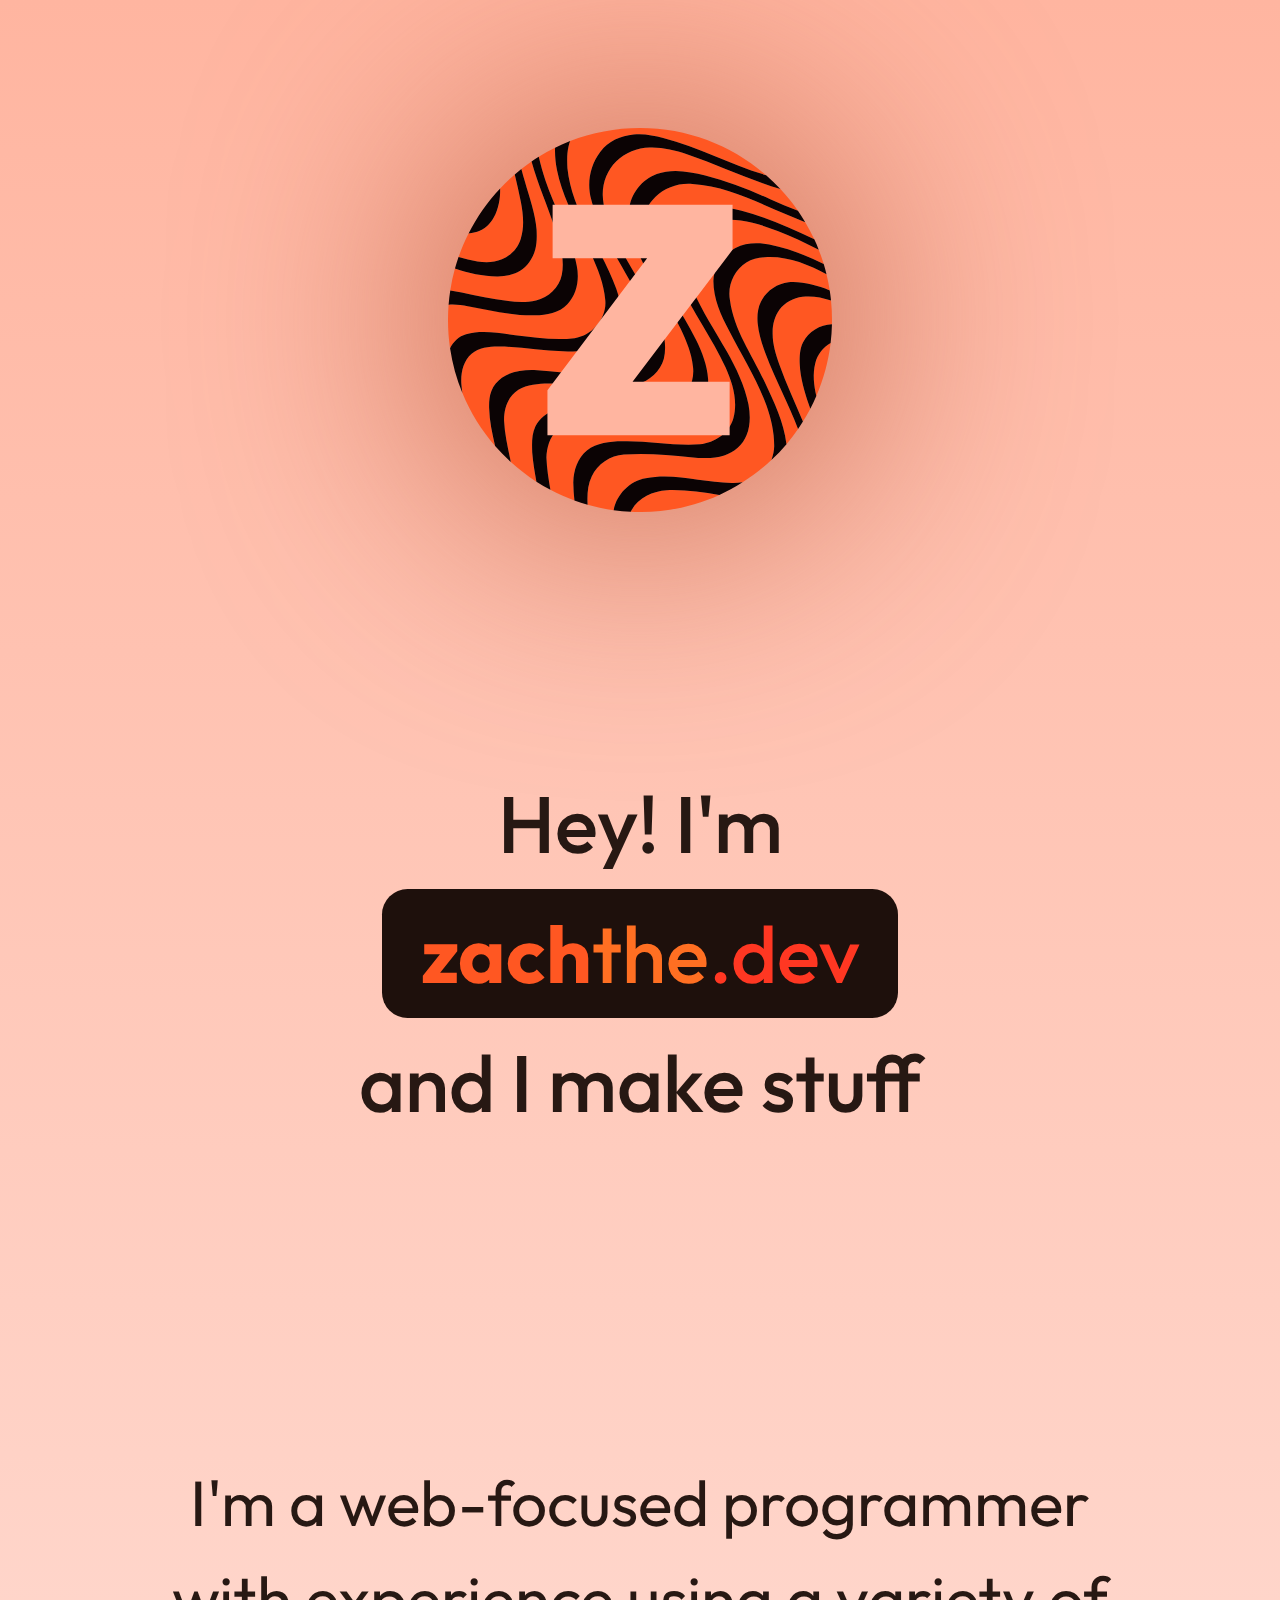
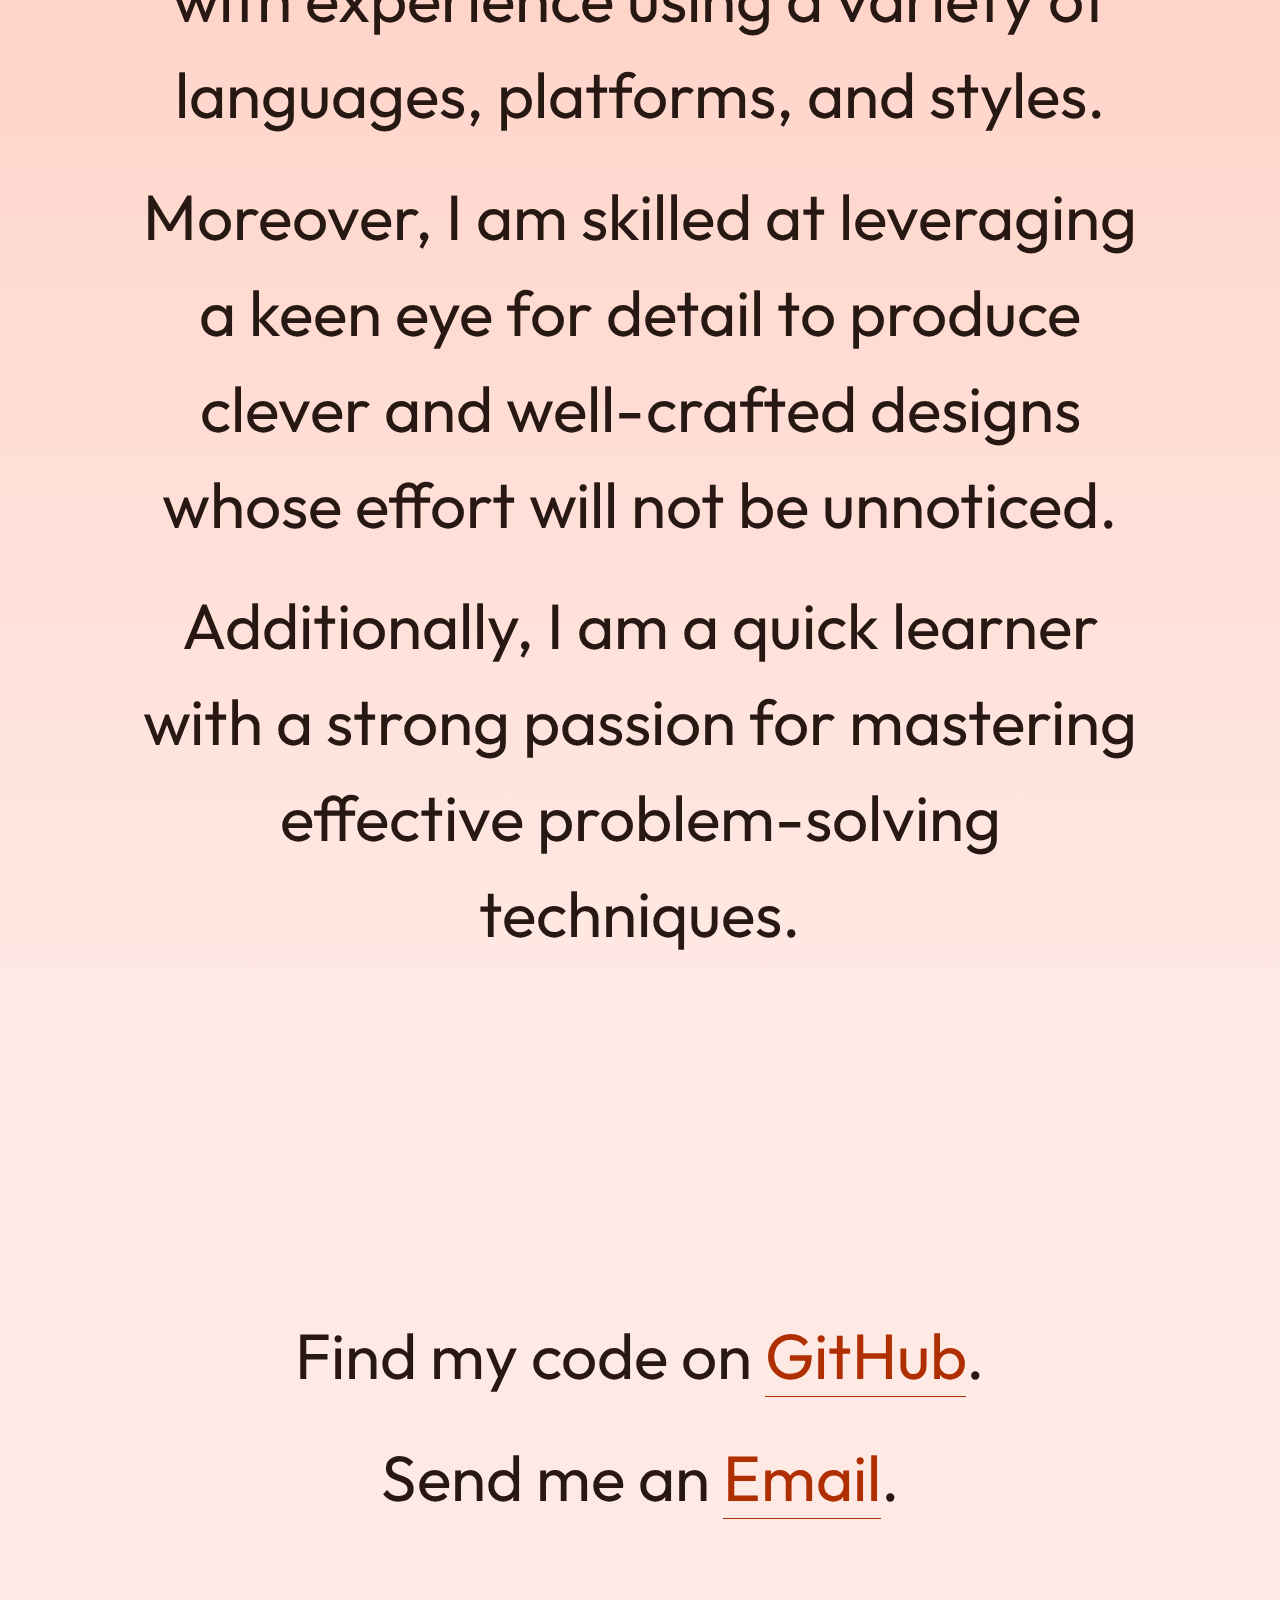
<file: index.html>
<!DOCTYPE html>
<html lang="en">
  <head>
    <meta charset="utf-8" />
    <meta name="viewport" content="width=device-width, initial-scale=1" />
    <title>Zach The Dev</title>
    <link rel="canonical" href="https://zachthe.dev/" />
    <meta name="description" content="Hey! I'm zachthe.dev and I make stuff" />
    <meta name="keywords" content="ZachTheDev, Zach, The Dev, Dev, ZachDev, Kodebalt, Kode, Codebalt, Code" />
    <meta name="author" content="ZachTheDev" />
    <meta name="copyright" content="Copyright © ZachTheDev" />
    <meta name="application-name" content="Zach The Dev" />
    <link rel="manifest" href="/assets/site.webmanifest" />
    <meta name="theme-color" content="#FF5722" />
    <script type="application/ld+json">
      {
        "@context": "https://schema.org",
        "@type": "WebSite",
        "name": "Zach The Dev",
        "alternateName": ["ZachTheDev", "Zach", "ZachDev"],
        "url": "https://zachthe.dev/"
      }
    </script>
    <link rel="shortcut icon" href="/favicon.ico?v=1" sizes="48x48" />
    <link rel="icon" type="image/png" href="/assets/images/favicon-96x96.png?v=1" sizes="96x96" />
    <link rel="icon" type="image/svg+xml" href="/assets/images/favicon.svg?v=1" />
    <link rel="apple-touch-icon" href="/assets/images/apple-touch-icon.png?v=1" sizes="180x180" />
    <meta name="apple-mobile-web-app-title" content="Zach The Dev" />
    <meta property="og:site_name" content="Zach The Dev" />
    <meta property="og:url" content="https://zachthe.dev" />
    <meta property="og:type" content="website" />
    <meta property="og:title" content="Zach The Dev" />
    <meta property="og:description" content="Hey! I'm zachthe.dev and I make stuff" />
    <meta property="og:logo" content="https://zachthe.dev/assets/images/logo.png" />
    <meta property="og:image" content="https://zachthe.dev/assets/images/og_protocol.png" />
    <meta property="fb:app_id" content="1273332777248741" />
    <meta name="twitter:card" content="summary_large_image" />
    <meta property="twitter:domain" content="zachthe.dev" />
    <meta property="twitter:url" content="https://zachthe.dev" />
    <meta name="twitter:title" content="Zach The Dev" />
    <meta name="twitter:description" content="Hey! I'm zachthe.dev and I make stuff" />
    <meta name="twitter:image" content="https://zachthe.dev/assets/images/og_protocol.png" />
    <link rel="stylesheet" href="https://fonts.googleapis.com/css2?family=Outfit:wght@400;500;700&display=swap" />
    <link rel="stylesheet" type="text/css" href="/assets/css/index.css" />
    <!-- Global site tag (gtag.js) - Google Analytics -->
    <script async src="https://www.googletagmanager.com/gtag/js?id=G-KFKGTSXF02"></script>
    <script>
      function gtag() {
        dataLayer.push(arguments);
      }
      (window.dataLayer = window.dataLayer || []), gtag("js", new Date()), gtag("config", "G-KFKGTSXF02");
    </script>
    <!-- End Google Analytics -->
  </head>
  <body>
    <div id="logoContainer">
      <img id="logoGlow" src="/assets/images/logo_circle.svg" alt="Personal Logo" />
      <img id="logo" src="/assets/images/logo_circle.svg" alt="Personal Logo" />
    </div>
    <h1 id="header" class="section text hidetext">
      <span>Hey! I'm</span>
      <span id="nameBox"><span id="zach">zach</span><span id="the">the</span><span id="dev">.dev</span></span>
      <span>and I make stuff</span>
    </h1>
    <section class="section">
      <p class="text hidetext">I'm a web-focused programmer with experience using a variety of languages, platforms, and styles.</p>
      <p class="text hidetext">
        Moreover, I am skilled at leveraging a keen eye for detail to produce clever and well-crafted designs whose effort will not be
        unnoticed.
      </p>
      <p class="text hidetext">
        Additionally, I am a quick learner with a strong passion for mastering effective problem-solving techniques.
      </p>
    </section>
    <section class="section">
      <p class="text hidetext">
        Find my code on <a class="link" href="https://zachthe.dev/github" target="_blank" rel="noopener">GitHub</a>.
      </p>
      <p class="text hidetext">Send me an <a class="link" href="mailto:hey@zachthe.dev?Subject=Hey" rel="noopener">Email</a>.</p>
    </section>
    <script type="module" src="/assets/js/index.js"></script>
  </body>
</html>
</file>
<file: resume/web/viewer.html>
<!DOCTYPE html>
<!--
Copyright 2012 Mozilla Foundation

Licensed under the Apache License, Version 2.0 (the "License");
you may not use this file except in compliance with the License.
You may obtain a copy of the License at

    http://www.apache.org/licenses/LICENSE-2.0

Unless required by applicable law or agreed to in writing, software
distributed under the License is distributed on an "AS IS" BASIS,
WITHOUT WARRANTIES OR CONDITIONS OF ANY KIND, either express or implied.
See the License for the specific language governing permissions and
limitations under the License.

Adobe CMap resources are covered by their own copyright but the same license:

    Copyright 1990-2015 Adobe Systems Incorporated.

See https://github.com/adobe-type-tools/cmap-resources
-->
<html dir="ltr" mozdisallowselectionprint>
  <head>
    <meta charset="utf-8" />
    <meta name="viewport" content="width=device-width, initial-scale=1, maximum-scale=1" />
    <meta name="google" content="notranslate" />
    <title>PDF.js viewer</title>
    <link rel="icon" href="../favicon.png" type="image/png" />

    <!-- This snippet is used in production (included from viewer.html) -->
    <link rel="resource" type="application/l10n" href="locale/locale.json" />
    <script src="../build/pdf.mjs" type="module"></script>

    <link rel="stylesheet" href="viewer.css" />

    <script src="viewer.mjs" type="module"></script>

    <script>
      window.onload = function () {
        console.log("viewer load");
      };
    </script>
  </head>

  <body tabindex="1">
    <div id="outerContainer">
      <div id="sidebarContainer">
        <div id="toolbarSidebar">
          <div id="toolbarSidebarLeft">
            <div id="sidebarViewButtons" class="splitToolbarButton toggled" role="radiogroup">
              <button
                id="viewThumbnail"
                class="toolbarButton toggled"
                title="Show Thumbnails"
                tabindex="2"
                data-l10n-id="pdfjs-thumbs-button"
                role="radio"
                aria-checked="true"
                aria-controls="thumbnailView"
              >
                <span data-l10n-id="pdfjs-thumbs-button-label">Thumbnails</span>
              </button>
              <button
                id="viewOutline"
                class="toolbarButton"
                title="Show Document Outline (double-click to expand/collapse all items)"
                tabindex="3"
                data-l10n-id="pdfjs-document-outline-button"
                role="radio"
                aria-checked="false"
                aria-controls="outlineView"
              >
                <span data-l10n-id="pdfjs-document-outline-button-label">Document Outline</span>
              </button>
              <button
                id="viewAttachments"
                class="toolbarButton"
                title="Show Attachments"
                tabindex="4"
                data-l10n-id="pdfjs-attachments-button"
                role="radio"
                aria-checked="false"
                aria-controls="attachmentsView"
              >
                <span data-l10n-id="pdfjs-attachments-button-label">Attachments</span>
              </button>
              <button
                id="viewLayers"
                class="toolbarButton"
                title="Show Layers (double-click to reset all layers to the default state)"
                tabindex="5"
                data-l10n-id="pdfjs-layers-button"
                role="radio"
                aria-checked="false"
                aria-controls="layersView"
              >
                <span data-l10n-id="pdfjs-layers-button-label">Layers</span>
              </button>
            </div>
          </div>

          <div id="toolbarSidebarRight">
            <div id="outlineOptionsContainer">
              <div class="verticalToolbarSeparator"></div>

              <button
                id="currentOutlineItem"
                class="toolbarButton"
                disabled="disabled"
                title="Find Current Outline Item"
                tabindex="6"
                data-l10n-id="pdfjs-current-outline-item-button"
              >
                <span data-l10n-id="pdfjs-current-outline-item-button-label">Current Outline Item</span>
              </button>
            </div>
          </div>
        </div>
        <div id="sidebarContent">
          <div id="thumbnailView"></div>
          <div id="outlineView" class="hidden"></div>
          <div id="attachmentsView" class="hidden"></div>
          <div id="layersView" class="hidden"></div>
        </div>
        <div id="sidebarResizer"></div>
      </div>
      <!-- sidebarContainer -->

      <div id="mainContainer">
        <div class="findbar hidden doorHanger" id="findbar">
          <div id="findbarInputContainer">
            <span class="loadingInput end">
              <input
                id="findInput"
                class="toolbarField"
                title="Find"
                placeholder="Find in document…"
                tabindex="91"
                data-l10n-id="pdfjs-find-input"
                aria-invalid="false"
              />
            </span>
            <div class="splitToolbarButton">
              <button
                id="findPrevious"
                class="toolbarButton"
                title="Find the previous occurrence of the phrase"
                tabindex="92"
                data-l10n-id="pdfjs-find-previous-button"
              >
                <span data-l10n-id="pdfjs-find-previous-button-label">Previous</span>
              </button>
              <div class="splitToolbarButtonSeparator"></div>
              <button
                id="findNext"
                class="toolbarButton"
                title="Find the next occurrence of the phrase"
                tabindex="93"
                data-l10n-id="pdfjs-find-next-button"
              >
                <span data-l10n-id="pdfjs-find-next-button-label">Next</span>
              </button>
            </div>
          </div>

          <div id="findbarOptionsOneContainer">
            <input type="checkbox" id="findHighlightAll" class="toolbarField" tabindex="94" />
            <label for="findHighlightAll" class="toolbarLabel" data-l10n-id="pdfjs-find-highlight-checkbox">Highlight All</label>
            <input type="checkbox" id="findMatchCase" class="toolbarField" tabindex="95" />
            <label for="findMatchCase" class="toolbarLabel" data-l10n-id="pdfjs-find-match-case-checkbox-label">Match Case</label>
          </div>
          <div id="findbarOptionsTwoContainer">
            <input type="checkbox" id="findMatchDiacritics" class="toolbarField" tabindex="96" />
            <label for="findMatchDiacritics" class="toolbarLabel" data-l10n-id="pdfjs-find-match-diacritics-checkbox-label"
              >Match Diacritics</label
            >
            <input type="checkbox" id="findEntireWord" class="toolbarField" tabindex="97" />
            <label for="findEntireWord" class="toolbarLabel" data-l10n-id="pdfjs-find-entire-word-checkbox-label">Whole Words</label>
          </div>

          <div id="findbarMessageContainer" aria-live="polite">
            <span id="findResultsCount" class="toolbarLabel"></span>
            <span id="findMsg" class="toolbarLabel"></span>
          </div>
        </div>
        <!-- findbar -->

        <div class="editorParamsToolbar hidden doorHangerRight" id="editorHighlightParamsToolbar">
          <div id="highlightParamsToolbarContainer" class="editorParamsToolbarContainer">
            <div id="editorHighlightColorPicker" class="colorPicker">
              <span id="highlightColorPickerLabel" class="editorParamsLabel" data-l10n-id="pdfjs-editor-highlight-colorpicker-label"
                >Highlight color</span
              >
            </div>
          </div>
        </div>

        <div class="editorParamsToolbar hidden doorHangerRight" id="editorFreeTextParamsToolbar">
          <div class="editorParamsToolbarContainer">
            <div class="editorParamsSetter">
              <label for="editorFreeTextColor" class="editorParamsLabel" data-l10n-id="pdfjs-editor-free-text-color-input">Color</label>
              <input type="color" id="editorFreeTextColor" class="editorParamsColor" tabindex="102" />
            </div>
            <div class="editorParamsSetter">
              <label for="editorFreeTextFontSize" class="editorParamsLabel" data-l10n-id="pdfjs-editor-free-text-size-input">Size</label>
              <input
                type="range"
                id="editorFreeTextFontSize"
                class="editorParamsSlider"
                value="10"
                min="5"
                max="100"
                step="1"
                tabindex="103"
              />
            </div>
          </div>
        </div>

        <div class="editorParamsToolbar hidden doorHangerRight" id="editorInkParamsToolbar">
          <div class="editorParamsToolbarContainer">
            <div class="editorParamsSetter">
              <label for="editorInkColor" class="editorParamsLabel" data-l10n-id="pdfjs-editor-ink-color-input">Color</label>
              <input type="color" id="editorInkColor" class="editorParamsColor" tabindex="104" />
            </div>
            <div class="editorParamsSetter">
              <label for="editorInkThickness" class="editorParamsLabel" data-l10n-id="pdfjs-editor-ink-thickness-input">Thickness</label>
              <input type="range" id="editorInkThickness" class="editorParamsSlider" value="1" min="1" max="20" step="1" tabindex="105" />
            </div>
            <div class="editorParamsSetter">
              <label for="editorInkOpacity" class="editorParamsLabel" data-l10n-id="pdfjs-editor-ink-opacity-input">Opacity</label>
              <input type="range" id="editorInkOpacity" class="editorParamsSlider" value="100" min="1" max="100" step="1" tabindex="106" />
            </div>
          </div>
        </div>

        <div class="editorParamsToolbar hidden doorHangerRight" id="editorStampParamsToolbar">
          <div class="editorParamsToolbarContainer">
            <button
              id="editorStampAddImage"
              class="secondaryToolbarButton"
              title="Add image"
              tabindex="107"
              data-l10n-id="pdfjs-editor-stamp-add-image-button"
            >
              <span class="editorParamsLabel" data-l10n-id="pdfjs-editor-stamp-add-image-button-label">Add image</span>
            </button>
          </div>
        </div>

        <div id="secondaryToolbar" class="secondaryToolbar hidden doorHangerRight">
          <div id="secondaryToolbarButtonContainer">
            <!-- <button id="secondaryOpenFile" class="secondaryToolbarButton" title="Open File" tabindex="51" data-l10n-id="pdfjs-open-file-button">
              <span data-l10n-id="pdfjs-open-file-button-label">Open</span>
            </button> -->

            <button
              id="secondaryPrint"
              class="secondaryToolbarButton visibleMediumView"
              title="Print"
              tabindex="52"
              data-l10n-id="pdfjs-print-button"
            >
              <span data-l10n-id="pdfjs-print-button-label">Print</span>
            </button>

            <button
              id="secondaryDownload"
              class="secondaryToolbarButton visibleMediumView"
              title="Save"
              tabindex="53"
              data-l10n-id="pdfjs-save-button"
            >
              <span data-l10n-id="pdfjs-save-button-label">Save</span>
            </button>

            <div class="horizontalToolbarSeparator visibleMediumView"></div>

            <button
              id="presentationMode"
              class="secondaryToolbarButton"
              title="Switch to Presentation Mode"
              tabindex="54"
              data-l10n-id="pdfjs-presentation-mode-button"
            >
              <span data-l10n-id="pdfjs-presentation-mode-button-label">Presentation Mode</span>
            </button>

            <a
              href="#"
              id="viewBookmark"
              class="secondaryToolbarButton"
              title="Current Page (View URL from Current Page)"
              tabindex="55"
              data-l10n-id="pdfjs-bookmark-button"
            >
              <span data-l10n-id="pdfjs-bookmark-button-label">Current Page</span>
            </a>

            <div id="viewBookmarkSeparator" class="horizontalToolbarSeparator"></div>

            <!-- <button id="firstPage" class="secondaryToolbarButton" title="Go to First Page" tabindex="56" data-l10n-id="pdfjs-first-page-button">
              <span data-l10n-id="pdfjs-first-page-button-label">Go to First Page</span>
            </button>
            <button id="lastPage" class="secondaryToolbarButton" title="Go to Last Page" tabindex="57" data-l10n-id="pdfjs-last-page-button">
              <span data-l10n-id="pdfjs-last-page-button-label">Go to Last Page</span>
            </button> -->

            <div class="horizontalToolbarSeparator"></div>

            <button
              id="pageRotateCw"
              class="secondaryToolbarButton"
              title="Rotate Clockwise"
              tabindex="58"
              data-l10n-id="pdfjs-page-rotate-cw-button"
            >
              <span data-l10n-id="pdfjs-page-rotate-cw-button-label">Rotate Clockwise</span>
            </button>
            <button
              id="pageRotateCcw"
              class="secondaryToolbarButton"
              title="Rotate Counterclockwise"
              tabindex="59"
              data-l10n-id="pdfjs-page-rotate-ccw-button"
            >
              <span data-l10n-id="pdfjs-page-rotate-ccw-button-label">Rotate Counterclockwise</span>
            </button>

            <div class="horizontalToolbarSeparator"></div>

            <div id="cursorToolButtons" role="radiogroup">
              <button
                id="cursorSelectTool"
                class="secondaryToolbarButton toggled"
                title="Enable Text Selection Tool"
                tabindex="60"
                data-l10n-id="pdfjs-cursor-text-select-tool-button"
                role="radio"
                aria-checked="true"
              >
                <span data-l10n-id="pdfjs-cursor-text-select-tool-button-label">Text Selection Tool</span>
              </button>
              <button
                id="cursorHandTool"
                class="secondaryToolbarButton"
                title="Enable Hand Tool"
                tabindex="61"
                data-l10n-id="pdfjs-cursor-hand-tool-button"
                role="radio"
                aria-checked="false"
              >
                <span data-l10n-id="pdfjs-cursor-hand-tool-button-label">Hand Tool</span>
              </button>
            </div>

            <div class="horizontalToolbarSeparator"></div>

            <div id="scrollModeButtons" role="radiogroup">
              <button
                id="scrollPage"
                class="secondaryToolbarButton"
                title="Use Page Scrolling"
                tabindex="62"
                data-l10n-id="pdfjs-scroll-page-button"
                role="radio"
                aria-checked="false"
              >
                <span data-l10n-id="pdfjs-scroll-page-button-label">Page Scrolling</span>
              </button>
              <button
                id="scrollVertical"
                class="secondaryToolbarButton toggled"
                title="Use Vertical Scrolling"
                tabindex="63"
                data-l10n-id="pdfjs-scroll-vertical-button"
                role="radio"
                aria-checked="true"
              >
                <span data-l10n-id="pdfjs-scroll-vertical-button-label">Vertical Scrolling</span>
              </button>
              <button
                id="scrollHorizontal"
                class="secondaryToolbarButton"
                title="Use Horizontal Scrolling"
                tabindex="64"
                data-l10n-id="pdfjs-scroll-horizontal-button"
                role="radio"
                aria-checked="false"
              >
                <span data-l10n-id="pdfjs-scroll-horizontal-button-label">Horizontal Scrolling</span>
              </button>
              <button
                id="scrollWrapped"
                class="secondaryToolbarButton"
                title="Use Wrapped Scrolling"
                tabindex="65"
                data-l10n-id="pdfjs-scroll-wrapped-button"
                role="radio"
                aria-checked="false"
              >
                <span data-l10n-id="pdfjs-scroll-wrapped-button-label">Wrapped Scrolling</span>
              </button>
            </div>

            <div class="horizontalToolbarSeparator"></div>

            <div id="spreadModeButtons" role="radiogroup">
              <button
                id="spreadNone"
                class="secondaryToolbarButton toggled"
                title="Do not join page spreads"
                tabindex="66"
                data-l10n-id="pdfjs-spread-none-button"
                role="radio"
                aria-checked="true"
              >
                <span data-l10n-id="pdfjs-spread-none-button-label">No Spreads</span>
              </button>
              <button
                id="spreadOdd"
                class="secondaryToolbarButton"
                title="Join page spreads starting with odd-numbered pages"
                tabindex="67"
                data-l10n-id="pdfjs-spread-odd-button"
                role="radio"
                aria-checked="false"
              >
                <span data-l10n-id="pdfjs-spread-odd-button-label">Odd Spreads</span>
              </button>
              <button
                id="spreadEven"
                class="secondaryToolbarButton"
                title="Join page spreads starting with even-numbered pages"
                tabindex="68"
                data-l10n-id="pdfjs-spread-even-button"
                role="radio"
                aria-checked="false"
              >
                <span data-l10n-id="pdfjs-spread-even-button-label">Even Spreads</span>
              </button>
            </div>

            <div class="horizontalToolbarSeparator"></div>

            <button
              id="documentProperties"
              class="secondaryToolbarButton"
              title="Document Properties…"
              tabindex="69"
              data-l10n-id="pdfjs-document-properties-button"
              aria-controls="documentPropertiesDialog"
            >
              <span data-l10n-id="pdfjs-document-properties-button-label">Document Properties…</span>
            </button>
          </div>
        </div>
        <!-- secondaryToolbar -->

        <div class="toolbar">
          <div id="toolbarContainer">
            <div id="toolbarViewer">
              <div id="toolbarViewerLeft">
                <button
                  id="sidebarToggle"
                  class="toolbarButton"
                  title="Toggle Sidebar"
                  tabindex="11"
                  data-l10n-id="pdfjs-toggle-sidebar-button"
                  aria-expanded="false"
                  aria-controls="sidebarContainer"
                >
                  <span data-l10n-id="pdfjs-toggle-sidebar-button-label">Toggle Sidebar</span>
                </button>
                <div class="toolbarButtonSpacer"></div>
                <button
                  id="viewFind"
                  class="toolbarButton"
                  title="Find in Document"
                  tabindex="12"
                  data-l10n-id="pdfjs-findbar-button"
                  aria-expanded="false"
                  aria-controls="findbar"
                >
                  <span data-l10n-id="pdfjs-findbar-button-label">Find</span>
                </button>
                <!-- <div class="splitToolbarButton hiddenSmallView">
                  <button class="toolbarButton" title="Previous Page" id="previous" tabindex="13" data-l10n-id="pdfjs-previous-button">
                    <span data-l10n-id="pdfjs-previous-button-label">Previous</span>
                  </button>
                  <div class="splitToolbarButtonSeparator"></div>
                  <button class="toolbarButton" title="Next Page" id="next" tabindex="14" data-l10n-id="pdfjs-next-button">
                    <span data-l10n-id="pdfjs-next-button-label">Next</span>
                  </button>
                </div> -->
                <!-- <span class="loadingInput start">
                  <input type="number" id="pageNumber" class="toolbarField" title="Page" value="1" min="1" tabindex="15" data-l10n-id="pdfjs-page-input" autocomplete="off">
                </span>
                <span id="numPages" class="toolbarLabel"></span> -->
              </div>
              <div id="toolbarViewerRight">
                <!-- <div id="editorModeButtons" class="splitToolbarButton toggled" role="radiogroup">
                  <button id="editorHighlight" class="toolbarButton" hidden="true" disabled="disabled" title="Highlight" role="radio" aria-checked="false" aria-controls="editorHighlightParamsToolbar" tabindex="31" data-l10n-id="pdfjs-editor-highlight-button">
                    <span data-l10n-id="pdfjs-editor-highlight-button-label">Highlight</span>
                  </button>
                  <button id="editorFreeText" class="toolbarButton" disabled="disabled" title="Text" role="radio" aria-checked="false" aria-controls="editorFreeTextParamsToolbar" tabindex="32" data-l10n-id="pdfjs-editor-free-text-button">
                    <span data-l10n-id="pdfjs-editor-free-text-button-label">Text</span>
                  </button>
                  <button id="editorInk" class="toolbarButton" disabled="disabled" title="Draw" role="radio" aria-checked="false" aria-controls="editorInkParamsToolbar" tabindex="33" data-l10n-id="pdfjs-editor-ink-button">
                    <span data-l10n-id="pdfjs-editor-ink-button-label">Draw</span>
                  </button>
                  <button id="editorStamp" class="toolbarButton" disabled="disabled" title="Add or edit images" role="radio" aria-checked="false" aria-controls="editorStampParamsToolbar" tabindex="34" data-l10n-id="pdfjs-editor-stamp-button">
                    <span data-l10n-id="pdfjs-editor-stamp-button-label">Add or edit images</span>
                  </button>
                </div> -->

                <div id="editorModeSeparator" class="verticalToolbarSeparator"></div>

                <button id="print" class="toolbarButton hiddenMediumView" title="Print" tabindex="41" data-l10n-id="pdfjs-print-button">
                  <span data-l10n-id="pdfjs-print-button-label">Print</span>
                </button>

                <button id="download" class="toolbarButton hiddenMediumView" title="Save" tabindex="42" data-l10n-id="pdfjs-save-button">
                  <span data-l10n-id="pdfjs-save-button-label">Save</span>
                </button>

                <div class="verticalToolbarSeparator hiddenMediumView"></div>

                <button
                  id="secondaryToolbarToggle"
                  class="toolbarButton"
                  title="Tools"
                  tabindex="43"
                  data-l10n-id="pdfjs-tools-button"
                  aria-expanded="false"
                  aria-controls="secondaryToolbar"
                >
                  <span data-l10n-id="pdfjs-tools-button-label">Tools</span>
                </button>
              </div>
              <div id="toolbarViewerMiddle">
                <div class="splitToolbarButton">
                  <button id="zoomOut" class="toolbarButton" title="Zoom Out" tabindex="21" data-l10n-id="pdfjs-zoom-out-button">
                    <span data-l10n-id="pdfjs-zoom-out-button-label">Zoom Out</span>
                  </button>
                  <div class="splitToolbarButtonSeparator"></div>
                  <button id="zoomIn" class="toolbarButton" title="Zoom In" tabindex="22" data-l10n-id="pdfjs-zoom-in-button">
                    <span data-l10n-id="pdfjs-zoom-in-button-label">Zoom In</span>
                  </button>
                </div>
                <span id="scaleSelectContainer" class="dropdownToolbarButton">
                  <select id="scaleSelect" title="Zoom" tabindex="23" data-l10n-id="pdfjs-zoom-select">
                    <option id="pageAutoOption" title="" value="auto" data-l10n-id="pdfjs-page-scale-auto">Automatic Zoom</option>
                    <option id="pageActualOption" title="" value="page-actual" data-l10n-id="pdfjs-page-scale-actual">Actual Size</option>
                    <option id="pageFitOption" title="" value="page-fit" selected="selected" data-l10n-id="pdfjs-page-scale-fit">
                      Page Fit
                    </option>
                    <option id="pageWidthOption" title="" value="page-width" data-l10n-id="pdfjs-page-scale-width">Page Width</option>
                    <option
                      id="customScaleOption"
                      title=""
                      value="custom"
                      disabled="disabled"
                      hidden="true"
                      data-l10n-id="pdfjs-page-scale-percent"
                      data-l10n-args='{ "scale": 0 }'
                    >
                      0%
                    </option>
                    <option title="" value="0.5" data-l10n-id="pdfjs-page-scale-percent" data-l10n-args='{ "scale": 50 }'>50%</option>
                    <option title="" value="0.75" data-l10n-id="pdfjs-page-scale-percent" data-l10n-args='{ "scale": 75 }'>75%</option>
                    <option title="" value="1" data-l10n-id="pdfjs-page-scale-percent" data-l10n-args='{ "scale": 100 }'>100%</option>
                    <option title="" value="1.25" data-l10n-id="pdfjs-page-scale-percent" data-l10n-args='{ "scale": 125 }'>125%</option>
                    <option title="" value="1.5" data-l10n-id="pdfjs-page-scale-percent" data-l10n-args='{ "scale": 150 }'>150%</option>
                    <option title="" value="2" data-l10n-id="pdfjs-page-scale-percent" data-l10n-args='{ "scale": 200 }'>200%</option>
                    <option title="" value="3" data-l10n-id="pdfjs-page-scale-percent" data-l10n-args='{ "scale": 300 }'>300%</option>
                    <option title="" value="4" data-l10n-id="pdfjs-page-scale-percent" data-l10n-args='{ "scale": 400 }'>400%</option>
                  </select>
                </span>
              </div>
            </div>
            <div id="loadingBar">
              <div class="progress">
                <div class="glimmer"></div>
              </div>
            </div>
          </div>
        </div>

        <div id="viewerContainer" tabindex="0">
          <div id="viewer" class="pdfViewer"></div>
        </div>
      </div>
      <!-- mainContainer -->

      <div id="dialogContainer">
        <dialog id="passwordDialog">
          <div class="row">
            <label for="password" id="passwordText" data-l10n-id="pdfjs-password-label">Enter the password to open this PDF file:</label>
          </div>
          <div class="row">
            <input type="password" id="password" class="toolbarField" />
          </div>
          <div class="buttonRow">
            <button id="passwordCancel" class="dialogButton"><span data-l10n-id="pdfjs-password-cancel-button">Cancel</span></button>
            <button id="passwordSubmit" class="dialogButton"><span data-l10n-id="pdfjs-password-ok-button">OK</span></button>
          </div>
        </dialog>
        <dialog id="documentPropertiesDialog">
          <div class="row">
            <span id="fileNameLabel" data-l10n-id="pdfjs-document-properties-file-name">File name:</span>
            <p id="fileNameField" aria-labelledby="fileNameLabel">-</p>
          </div>
          <div class="row">
            <span id="fileSizeLabel" data-l10n-id="pdfjs-document-properties-file-size">File size:</span>
            <p id="fileSizeField" aria-labelledby="fileSizeLabel">-</p>
          </div>
          <div class="separator"></div>
          <div class="row">
            <span id="titleLabel" data-l10n-id="pdfjs-document-properties-title">Title:</span>
            <p id="titleField" aria-labelledby="titleLabel">-</p>
          </div>
          <div class="row">
            <span id="authorLabel" data-l10n-id="pdfjs-document-properties-author">Author:</span>
            <p id="authorField" aria-labelledby="authorLabel">-</p>
          </div>
          <div class="row">
            <span id="subjectLabel" data-l10n-id="pdfjs-document-properties-subject">Subject:</span>
            <p id="subjectField" aria-labelledby="subjectLabel">-</p>
          </div>
          <div class="row">
            <span id="keywordsLabel" data-l10n-id="pdfjs-document-properties-keywords">Keywords:</span>
            <p id="keywordsField" aria-labelledby="keywordsLabel">-</p>
          </div>
          <div class="row">
            <span id="creationDateLabel" data-l10n-id="pdfjs-document-properties-creation-date">Creation Date:</span>
            <p id="creationDateField" aria-labelledby="creationDateLabel">-</p>
          </div>
          <div class="row">
            <span id="modificationDateLabel" data-l10n-id="pdfjs-document-properties-modification-date">Modification Date:</span>
            <p id="modificationDateField" aria-labelledby="modificationDateLabel">-</p>
          </div>
          <div class="row">
            <span id="creatorLabel" data-l10n-id="pdfjs-document-properties-creator">Creator:</span>
            <p id="creatorField" aria-labelledby="creatorLabel">-</p>
          </div>
          <div class="separator"></div>
          <div class="row">
            <span id="producerLabel" data-l10n-id="pdfjs-document-properties-producer">PDF Producer:</span>
            <p id="producerField" aria-labelledby="producerLabel">-</p>
          </div>
          <div class="row">
            <span id="versionLabel" data-l10n-id="pdfjs-document-properties-version">PDF Version:</span>
            <p id="versionField" aria-labelledby="versionLabel">-</p>
          </div>
          <div class="row">
            <span id="pageCountLabel" data-l10n-id="pdfjs-document-properties-page-count">Page Count:</span>
            <p id="pageCountField" aria-labelledby="pageCountLabel">-</p>
          </div>
          <div class="row">
            <span id="pageSizeLabel" data-l10n-id="pdfjs-document-properties-page-size">Page Size:</span>
            <p id="pageSizeField" aria-labelledby="pageSizeLabel">-</p>
          </div>
          <div class="separator"></div>
          <div class="row">
            <span id="linearizedLabel" data-l10n-id="pdfjs-document-properties-linearized">Fast Web View:</span>
            <p id="linearizedField" aria-labelledby="linearizedLabel">-</p>
          </div>
          <div class="buttonRow">
            <button id="documentPropertiesClose" class="dialogButton">
              <span data-l10n-id="pdfjs-document-properties-close-button">Close</span>
            </button>
          </div>
        </dialog>
        <dialog id="altTextDialog" aria-labelledby="dialogLabel" aria-describedby="dialogDescription">
          <div id="altTextContainer">
            <div id="overallDescription">
              <span id="dialogLabel" data-l10n-id="pdfjs-editor-alt-text-dialog-label" class="title">Choose an option</span>
              <span id="dialogDescription" data-l10n-id="pdfjs-editor-alt-text-dialog-description">
                Alt text (alternative text) helps when people can’t see the image or when it doesn’t load.
              </span>
            </div>
            <div id="addDescription">
              <div class="radio">
                <div class="radioButton">
                  <input
                    type="radio"
                    id="descriptionButton"
                    name="altTextOption"
                    tabindex="0"
                    aria-describedby="descriptionAreaLabel"
                    checked
                  />
                  <label for="descriptionButton" data-l10n-id="pdfjs-editor-alt-text-add-description-label">Add a description</label>
                </div>
                <div class="radioLabel">
                  <span id="descriptionAreaLabel" data-l10n-id="pdfjs-editor-alt-text-add-description-description">
                    Aim for 1-2 sentences that describe the subject, setting, or actions.
                  </span>
                </div>
              </div>
              <div class="descriptionArea">
                <textarea
                  id="descriptionTextarea"
                  placeholder="For example, “A young man sits down at a table to eat a meal”"
                  aria-labelledby="descriptionAreaLabel"
                  data-l10n-id="pdfjs-editor-alt-text-textarea"
                  tabindex="0"
                ></textarea>
              </div>
            </div>
            <div id="markAsDecorative">
              <div class="radio">
                <div class="radioButton">
                  <input type="radio" id="decorativeButton" name="altTextOption" aria-describedby="decorativeLabel" />
                  <label for="decorativeButton" data-l10n-id="pdfjs-editor-alt-text-mark-decorative-label">Mark as decorative</label>
                </div>
                <div class="radioLabel">
                  <span id="decorativeLabel" data-l10n-id="pdfjs-editor-alt-text-mark-decorative-description">
                    This is used for ornamental images, like borders or watermarks.
                  </span>
                </div>
              </div>
            </div>
            <div id="buttons">
              <button id="altTextCancel" tabindex="0"><span data-l10n-id="pdfjs-editor-alt-text-cancel-button">Cancel</span></button>
              <button id="altTextSave" tabindex="0"><span data-l10n-id="pdfjs-editor-alt-text-save-button">Save</span></button>
            </div>
          </div>
        </dialog>
        <dialog id="printServiceDialog" style="min-width: 200px">
          <div class="row">
            <span data-l10n-id="pdfjs-print-progress-message">Preparing document for printing…</span>
          </div>
          <div class="row">
            <progress value="0" max="100"></progress>
            <span data-l10n-id="pdfjs-print-progress-percent" data-l10n-args='{ "progress": 0 }' class="relative-progress">0%</span>
          </div>
          <div class="buttonRow">
            <button id="printCancel" class="dialogButton"><span data-l10n-id="pdfjs-print-progress-close-button">Cancel</span></button>
          </div>
        </dialog>
      </div>
      <!-- dialogContainer -->
    </div>
    <!-- outerContainer -->
    <div id="printContainer"></div>

    <input type="file" id="fileInput" class="hidden" />
  </body>
</html>
</file>
<file: assets/css/index.css>
:root {
  --md-ref-typeface-plain: 'Outfit';
  --md-sys-color-primary: #b02f00;
  --md-sys-color-on-primary: #ffffff;
  --md-sys-color-primary-container: #ff7147;
  --md-sys-color-on-primary-container: #240400;
  --md-sys-color-secondary: #9f4125;
  --md-sys-color-on-secondary: #ffffff;
  --md-sys-color-secondary-container: #ff9779;
  --md-sys-color-on-secondary-container: #4f1000;
  --md-sys-color-surface: #fff8f6;
  --md-sys-color-on-surface: #271813;
  --md-sys-color-surface-container: #ffe9e4;
  --md-sys-color-shadow: #000000;
}

@media (prefers-color-scheme: dark) {
  :root:where(.is-dark),
  :root:where(:not(.is-light)) {
    --md-sys-color-primary: #ffb5a0;
    --md-sys-color-on-primary: #5f1500;
    --md-sys-color-primary-container: #d73b00;
    --md-sys-color-on-primary-container: #ffffff;
    --md-sys-color-secondary: #ffb5a0;
    --md-sys-color-on-secondary: #5f1500;
    --md-sys-color-secondary-container: #732107;
    --md-sys-color-on-secondary-container: #ffc4b4;
    --md-sys-color-surface: #1e100c;
    --md-sys-color-on-surface: #fadcd4;
    --md-sys-color-surface-container: #2c1c17;
    --md-sys-color-shadow: #000000;
  }
}

* {
  box-sizing: border-box;
  transition: 450ms cubic-bezier(0.2, 0, 0, 1);
  transition-property: margin, height, border-radius, max-width, width;
}

html {
  margin: 0;
  padding: 0;
  background: linear-gradient(180deg, #ffb5a0 0%, #ffe9e4 75%);
  background-color: var(--md-sys-color-surface-container);
  scrollbar-color: var(--md-sys-color-primary) transparent;
  scrollbar-width: thin;
}

@media (prefers-color-scheme: dark) {
  html {
    background: linear-gradient(180deg, #b02f00 0%, #2c1c17 75%);
    background-color: var(--md-sys-color-surface-container);
  }
}

body {
  max-width: 80%;
  margin: auto;
  padding: 0;
  display: flex;
  flex-direction: column;
  align-items: center;
  font-family: 'Outfit', sans-serif;
  color: var(--md-sys-color-on-surface);
}

h1,
p {
  margin: 0;
}

#logoGlow {
  width: 30vmax;
  padding: 10vmax 0 20vmax 0;
  position: absolute;
  z-index: 0;
  filter: blur(10vmax);
}

#logo {
  width: 30vmax;
  padding: 10vmax 0 20vmax 0;
  position: relative;
  z-index: 1;
  border-radius: 20px;
}

.hidetext {
  opacity: 0;
}

#header {
  font-size: 5rem;
  text-align: center;
  font-weight: 500;
  line-height: 1.3;
  color: var(--md-sys-color-on-surface);
  max-width: 90%;
}

.text {
  font-size: 4rem;
  line-height: 1.5;
  padding-bottom: 2vmax;
}

.section {
  display: flex;
  flex-direction: column;
  justify-content: center;
  align-items: center;
  text-align: center;
  padding-bottom: 25vmax;
}

/* Styles for phones */
@media only screen and (max-width: 767px) {
  #header {
    font-size: 2.25rem;
    flex-direction: column;
  }

  .text {
    font-size: 2rem;
  }
}

@media only screen and (min-width: 768px) and (max-width: 1023px) {
  #header {
    font-size: 3rem;
    flex-direction: column;
  }

  .text {
    font-size: 2.75rem;
  }
}

.link {
  color: var(--md-sys-color-primary);
  border-bottom: 1px solid var(--md-sys-color-primary);
  text-decoration: none;
}

#nameBox {
  margin: 1vmax;
  padding: 1vmax 3vmax;
  background-color: #1e100c;
  border-radius: 2vmax;
  width: max-content;
}

#zach {
  color: #ff5722;
  font-weight: 700;
}

#the {
  color: #ff6f22;
}

#dev {
  color: #ff3722;
}
</file>
<file: resume/web/viewer.css>
/* Copyright 2014 Mozilla Foundation
 *
 * Licensed under the Apache License, Version 2.0 (the "License");
 * you may not use this file except in compliance with the License.
 * You may obtain a copy of the License at
 *
 *     http://www.apache.org/licenses/LICENSE-2.0
 *
 * Unless required by applicable law or agreed to in writing, software
 * distributed under the License is distributed on an "AS IS" BASIS,
 * WITHOUT WARRANTIES OR CONDITIONS OF ANY KIND, either express or implied.
 * See the License for the specific language governing permissions and
 * limitations under the License.
 */

.dialog{
  --dialog-bg-color:white;
  --dialog-border-color:white;
  --dialog-shadow:0 2px 14px 0 rgb(58 57 68 / 0.2);
  --text-primary-color:#15141a;
  --text-secondary-color:#5b5b66;
  --hover-filter:brightness(0.9);
  --focus-ring-color:#0060df;
  --focus-ring-outline:2px solid var(--focus-ring-color);
  --link-fg-color:#0060df;
  --link-hover-fg-color:#0250bb;
  --separator-color:#f0f0f4;

  --textarea-border-color:#8f8f9d;
  --textarea-bg-color:white;
  --textarea-fg-color:var(--text-secondary-color);

  --radio-bg-color:#f0f0f4;
  --radio-checked-bg-color:#fbfbfe;
  --radio-border-color:#8f8f9d;
  --radio-checked-border-color:#0060df;

  --button-secondary-bg-color:#f0f0f4;
  --button-secondary-fg-color:var(--text-primary-color);
  --button-secondary-border-color:var(--button-secondary-bg-color);
  --button-secondary-hover-bg-color:var(--button-secondary-bg-color);
  --button-secondary-hover-fg-color:var(--button-secondary-fg-color);
  --button-secondary-hover-border-color:var(--button-secondary-hover-bg-color);

  --button-primary-bg-color:#0060df;
  --button-primary-fg-color:#fbfbfe;
  --button-primary-border-color:var(--button-primary-bg-color);
  --button-primary-hover-bg-color:var(--button-primary-bg-color);
  --button-primary-hover-fg-color:var(--button-primary-fg-color);
  --button-primary-hover-border-color:var(--button-primary-hover-bg-color);
}

@media (prefers-color-scheme: dark){

:where(html:not(.is-light)) .dialog{
    --dialog-bg-color:#1c1b22;
    --dialog-border-color:#1c1b22;
    --dialog-shadow:0 2px 14px 0 #15141a;
    --text-primary-color:#fbfbfe;
    --text-secondary-color:#cfcfd8;
    --focus-ring-color:#0df;
    --hover-filter:brightness(1.4);
    --link-fg-color:#0df;
    --link-hover-fg-color:#80ebff;
    --separator-color:#52525e;

    --textarea-bg-color:#42414d;

    --radio-bg-color:#2b2a33;
    --radio-checked-bg-color:#15141a;
    --radio-checked-border-color:#0df;

    --button-secondary-bg-color:#2b2a33;
    --button-primary-bg-color:#0df;
    --button-primary-fg-color:#15141a;
}
  }

:where(html.is-dark) .dialog{
    --dialog-bg-color:#1c1b22;
    --dialog-border-color:#1c1b22;
    --dialog-shadow:0 2px 14px 0 #15141a;
    --text-primary-color:#fbfbfe;
    --text-secondary-color:#cfcfd8;
    --focus-ring-color:#0df;
    --hover-filter:brightness(1.4);
    --link-fg-color:#0df;
    --link-hover-fg-color:#80ebff;
    --separator-color:#52525e;

    --textarea-bg-color:#42414d;

    --radio-bg-color:#2b2a33;
    --radio-checked-bg-color:#15141a;
    --radio-checked-border-color:#0df;

    --button-secondary-bg-color:#2b2a33;
    --button-primary-bg-color:#0df;
    --button-primary-fg-color:#15141a;
}

@media screen and (forced-colors: active){

.dialog{
    --dialog-bg-color:Canvas;
    --dialog-border-color:CanvasText;
    --dialog-shadow:none;
    --text-primary-color:CanvasText;
    --text-secondary-color:CanvasText;
    --hover-filter:none;
    --focus-ring-color:ButtonBorder;
    --link-fg-color:LinkText;
    --link-hover-fg-color:LinkText;
    --separator-color:CanvasText;

    --textarea-border-color:ButtonBorder;
    --textarea-bg-color:Field;
    --textarea-fg-color:ButtonText;

    --radio-bg-color:ButtonFace;
    --radio-checked-bg-color:ButtonFace;
    --radio-border-color:ButtonText;
    --radio-checked-border-color:ButtonText;

    --button-secondary-bg-color:ButtonFace;
    --button-secondary-fg-color:ButtonText;
    --button-secondary-border-color:ButtonText;
    --button-secondary-hover-bg-color:AccentColor;
    --button-secondary-hover-fg-color:AccentColorText;

    --button-primary-bg-color:ButtonText;
    --button-primary-fg-color:ButtonFace;
    --button-primary-hover-bg-color:AccentColor;
    --button-primary-hover-fg-color:AccentColorText;
}
  }

.dialog{

  font:message-box;
  font-size:13px;
  font-weight:400;
  line-height:150%;
  border-radius:4px;
  padding:12px 16px;
  border:1px solid var(--dialog-border-color);
  background:var(--dialog-bg-color);
  color:var(--text-primary-color);
  box-shadow:var(--dialog-shadow);
}

:is(.dialog .mainContainer) *:focus-visible{
      outline:var(--focus-ring-outline);
      outline-offset:2px;
    }

:is(.dialog .mainContainer) .title{
      display:flex;
      width:auto;
      flex-direction:column;
      justify-content:flex-end;
      align-items:flex-start;
      gap:12px;
    }

:is(:is(.dialog .mainContainer) .title)  > span{
        font-size:13px;
        font-style:normal;
        font-weight:590;
        line-height:150%;
      }

:is(.dialog .mainContainer) .dialogSeparator{
      width:100%;
      height:0;
      margin-block:4px;
      border-top:1px solid var(--separator-color);
      border-bottom:none;
    }

:is(.dialog .mainContainer) .dialogButtonsGroup{
      display:flex;
      gap:12px;
      align-self:flex-end;
    }

:is(.dialog .mainContainer) .radio{
      display:flex;
      flex-direction:column;
      align-items:flex-start;
      gap:4px;
    }

:is(:is(.dialog .mainContainer) .radio)  > .radioButton{
        display:flex;
        gap:8px;
        align-self:stretch;
        align-items:center;
      }

:is(:is(:is(.dialog .mainContainer) .radio) > .radioButton) input{
          -webkit-appearance:none;
             -moz-appearance:none;
                  appearance:none;
          box-sizing:border-box;
          width:16px;
          height:16px;
          border-radius:50%;
          background-color:var(--radio-bg-color);
          border:1px solid var(--radio-border-color);
        }

:is(:is(:is(:is(.dialog .mainContainer) .radio) > .radioButton) input):hover{
            filter:var(--hover-filter);
          }

:is(:is(:is(:is(.dialog .mainContainer) .radio) > .radioButton) input):checked{
            background-color:var(--radio-checked-bg-color);
            border:4px solid var(--radio-checked-border-color);
          }

:is(:is(.dialog .mainContainer) .radio)  > .radioLabel{
        display:flex;
        padding-inline-start:24px;
        align-items:flex-start;
        gap:10px;
        align-self:stretch;
      }

:is(:is(:is(.dialog .mainContainer) .radio) > .radioLabel)  > span{
          flex:1 0 0;
          font-size:11px;
          color:var(--text-secondary-color);
        }

:is(.dialog .mainContainer) button:not(:is(.toggle-button,.closeButton)){
      border-radius:4px;
      border:1px solid;
      font:menu;
      font-weight:600;
      padding:4px 16px;
      width:auto;
      height:32px;
    }

:is(:is(.dialog .mainContainer) button:not(:is(.toggle-button,.closeButton))):hover{
        cursor:pointer;
        filter:var(--hover-filter);
      }

.secondaryButton:is(:is(.dialog .mainContainer) button:not(:is(.toggle-button,.closeButton))){
        color:var(--button-secondary-fg-color);
        background-color:var(--button-secondary-bg-color);
        border-color:var(--button-secondary-border-color);
      }

.secondaryButton:is(:is(.dialog .mainContainer) button:not(:is(.toggle-button,.closeButton))):hover{
          color:var(--button-secondary-hover-fg-color);
          background-color:var(--button-secondary-hover-bg-color);
          border-color:var(--button-secondary-hover-border-color);
        }

.primaryButton:is(:is(.dialog .mainContainer) button:not(:is(.toggle-button,.closeButton))){
        color:var(--button-primary-fg-color);
        background-color:var(--button-primary-bg-color);
        border-color:var(--button-primary-border-color);
        opacity:1;
      }

.primaryButton:is(:is(.dialog .mainContainer) button:not(:is(.toggle-button,.closeButton))):hover{
          color:var(--button-primary-hover-fg-color);
          background-color:var(--button-primary-hover-bg-color);
          border-color:var(--button-primary-hover-border-color);
        }

:is(.dialog .mainContainer) a{
      color:var(--link-fg-color);
    }

:is(:is(.dialog .mainContainer) a):hover{
        color:var(--link-hover-fg-color);
      }

:is(.dialog .mainContainer) textarea{
      font:inherit;
      padding:8px;
      resize:none;
      margin:0;
      box-sizing:border-box;
      border-radius:4px;
      border:1px solid var(--textarea-border-color);
      background:var(--textarea-bg-color);
      color:var(--textarea-fg-color);
    }

:is(:is(.dialog .mainContainer) textarea):focus{
        outline-offset:0;
        border-color:transparent;
      }

:is(:is(.dialog .mainContainer) textarea):disabled{
        pointer-events:none;
        opacity:0.4;
      }

:is(.dialog .mainContainer) .messageBar{
      --message-bar-warning-icon:url(images/messageBar_warning.svg);
      --closing-button-icon:url(images/messageBar_closingButton.svg);

      --message-bar-bg-color:#ffebcd;
      --message-bar-fg-color:#15141a;
      --message-bar-border-color:rgb(0 0 0 / 0.08);
      --message-bar-icon-color:#cd411e;
      --message-bar-close-button-border-radius:4px;
      --message-bar-close-button-border:none;
      --message-bar-close-button-color:var(--text-primary-color);
      --message-bar-close-button-hover-bg-color:rgb(21 20 26 / 0.14);
      --message-bar-close-button-active-bg-color:rgb(21 20 26 / 0.21);
      --message-bar-close-button-focus-bg-color:rgb(21 20 26 / 0.07);
      --message-bar-close-button-color-hover:var(--text-primary-color);
    }

@media (prefers-color-scheme: dark){

:where(html:not(.is-light)) :is(.dialog .mainContainer) .messageBar{
        --message-bar-bg-color:#5a3100;
        --message-bar-fg-color:#fbfbfe;
        --message-bar-border-color:rgb(255 255 255 / 0.08);
        --message-bar-icon-color:#e49c49;
        --message-bar-close-button-hover-bg-color:rgb(251 251 254 / 0.14);
        --message-bar-close-button-active-bg-color:rgb(251 251 254 / 0.21);
        --message-bar-close-button-focus-bg-color:rgb(251 251 254 / 0.07);
    }
      }

:where(html.is-dark) :is(.dialog .mainContainer) .messageBar{
        --message-bar-bg-color:#5a3100;
        --message-bar-fg-color:#fbfbfe;
        --message-bar-border-color:rgb(255 255 255 / 0.08);
        --message-bar-icon-color:#e49c49;
        --message-bar-close-button-hover-bg-color:rgb(251 251 254 / 0.14);
        --message-bar-close-button-active-bg-color:rgb(251 251 254 / 0.21);
        --message-bar-close-button-focus-bg-color:rgb(251 251 254 / 0.07);
    }

@media screen and (forced-colors: active){

:is(.dialog .mainContainer) .messageBar{
        --message-bar-bg-color:HighlightText;
        --message-bar-fg-color:CanvasText;
        --message-bar-border-color:CanvasText;
        --message-bar-icon-color:CanvasText;
        --message-bar-close-button-color:ButtonText;
        --message-bar-close-button-border:1px solid ButtonText;
        --message-bar-close-button-hover-bg-color:ButtonText;
        --message-bar-close-button-active-bg-color:ButtonText;
        --message-bar-close-button-focus-bg-color:ButtonText;
        --message-bar-close-button-color-hover:HighlightText;
    }
      }

:is(.dialog .mainContainer) .messageBar{

      display:flex;
      position:relative;
      padding:12px 8px 12px 0;
      flex-direction:column;
      justify-content:center;
      align-items:flex-start;
      gap:8px;
      align-self:stretch;

      border-radius:4px;
      border:1px solid var(--message-bar-border-color);
      background:var(--message-bar-bg-color);
      color:var(--message-bar-fg-color);
    }

:is(:is(.dialog .mainContainer) .messageBar)  > div{
        display:flex;
        padding-inline-start:16px;
        align-items:flex-start;
        gap:8px;
        align-self:stretch;
      }

:is(:is(:is(.dialog .mainContainer) .messageBar) > div)::before{
          content:"";
          display:inline-block;
          width:16px;
          height:16px;
          -webkit-mask-image:var(--message-bar-warning-icon);
                  mask-image:var(--message-bar-warning-icon);
          -webkit-mask-size:cover;
                  mask-size:cover;
          background-color:var(--message-bar-icon-color);
        }

:is(:is(:is(.dialog .mainContainer) .messageBar) > div)  > div{
          display:flex;
          flex-direction:column;
          align-items:flex-start;
          gap:8px;
          flex:1 0 0;
        }

:is(:is(:is(:is(.dialog .mainContainer) .messageBar) > div) > div) .title{
            font-size:13px;
            font-weight:590;
          }

:is(:is(:is(:is(.dialog .mainContainer) .messageBar) > div) > div) .description{
            font-size:13px;
          }

:is(:is(.dialog .mainContainer) .messageBar) .closeButton{
        position:absolute;
        width:32px;
        height:32px;
        inset-inline-end:8px;
        inset-block-start:8px;
        background:none;
        border-radius:var(--message-bar-close-button-border-radius);
        border:var(--message-bar-close-button-border);
      }

:is(:is(:is(.dialog .mainContainer) .messageBar) .closeButton)::before{
          content:"";
          display:inline-block;
          width:16px;
          height:16px;
          -webkit-mask-image:var(--closing-button-icon);
                  mask-image:var(--closing-button-icon);
          -webkit-mask-size:cover;
                  mask-size:cover;
          background-color:var(--message-bar-close-button-color);
        }

:is(:is(:is(.dialog .mainContainer) .messageBar) .closeButton):is(:hover,:active,:focus)::before{
          background-color:var(--message-bar-close-button-color-hover);
        }

:is(:is(:is(.dialog .mainContainer) .messageBar) .closeButton):hover{
          background-color:var(--message-bar-close-button-hover-bg-color);
        }

:is(:is(:is(.dialog .mainContainer) .messageBar) .closeButton):active{
          background-color:var(--message-bar-close-button-active-bg-color);
        }

:is(:is(:is(.dialog .mainContainer) .messageBar) .closeButton):focus{
          background-color:var(--message-bar-close-button-focus-bg-color);
        }

:is(:is(:is(.dialog .mainContainer) .messageBar) .closeButton)  > span{
          display:inline-block;
          width:0;
          height:0;
          overflow:hidden;
        }

:is(.dialog .mainContainer) .toggler{
      display:flex;
      align-items:center;
      gap:8px;
      align-self:stretch;
    }

:is(:is(.dialog .mainContainer) .toggler)  > .togglerLabel{
        -webkit-user-select:none;
           -moz-user-select:none;
                user-select:none;
      }

.textLayer{
  position:absolute;
  text-align:initial;
  inset:0;
  overflow:clip;
  opacity:1;
  line-height:1;
  -webkit-text-size-adjust:none;
     -moz-text-size-adjust:none;
          text-size-adjust:none;
  forced-color-adjust:none;
  transform-origin:0 0;
  caret-color:CanvasText;
  z-index:0;
}

.textLayer.highlighting{
    touch-action:none;
  }

.textLayer :is(span,br){
    color:transparent;
    position:absolute;
    white-space:pre;
    cursor:text;
    transform-origin:0% 0%;
  }

.textLayer  > :not(.markedContent),.textLayer .markedContent span:not(.markedContent){
    z-index:1;
  }

.textLayer span.markedContent{
    top:0;
    height:0;
  }

.textLayer span[role="img"]{
    -webkit-user-select:none;
       -moz-user-select:none;
            user-select:none;
    cursor:default;
  }

.textLayer .highlight{
    --highlight-bg-color:rgb(180 0 170 / 0.25);
    --highlight-selected-bg-color:rgb(0 100 0 / 0.25);
    --highlight-backdrop-filter:none;
    --highlight-selected-backdrop-filter:none;
  }

@media screen and (forced-colors: active){

.textLayer .highlight{
      --highlight-bg-color:transparent;
      --highlight-selected-bg-color:transparent;
      --highlight-backdrop-filter:var(--hcm-highlight-filter);
      --highlight-selected-backdrop-filter:var(
        --hcm-highlight-selected-filter
      );
  }
    }

.textLayer .highlight{

    margin:-1px;
    padding:1px;
    background-color:var(--highlight-bg-color);
    -webkit-backdrop-filter:var(--highlight-backdrop-filter);
            backdrop-filter:var(--highlight-backdrop-filter);
    border-radius:4px;
  }

.appended:is(.textLayer .highlight){
      position:initial;
    }

.begin:is(.textLayer .highlight){
      border-radius:4px 0 0 4px;
    }

.end:is(.textLayer .highlight){
      border-radius:0 4px 4px 0;
    }

.middle:is(.textLayer .highlight){
      border-radius:0;
    }

.selected:is(.textLayer .highlight){
      background-color:var(--highlight-selected-bg-color);
      -webkit-backdrop-filter:var(--highlight-selected-backdrop-filter);
              backdrop-filter:var(--highlight-selected-backdrop-filter);
    }

.textLayer ::-moz-selection{
    background:rgba(0 0 255 / 0.25);
    background:color-mix(in srgb, AccentColor, transparent 75%);
  }

.textLayer ::selection{
    background:rgba(0 0 255 / 0.25);
    background:color-mix(in srgb, AccentColor, transparent 75%);
  }

.textLayer br::-moz-selection{
    background:transparent;
  }

.textLayer br::selection{
    background:transparent;
  }

.textLayer .endOfContent{
    display:block;
    position:absolute;
    inset:100% 0 0;
    z-index:0;
    cursor:default;
    -webkit-user-select:none;
       -moz-user-select:none;
            user-select:none;
  }

.textLayer.selecting .endOfContent{
    top:0;
  }

.annotationLayer{
  --annotation-unfocused-field-background:url("data:image/svg+xml;charset=UTF-8,<svg width='1px' height='1px' xmlns='http://www.w3.org/2000/svg'><rect width='100%' height='100%' style='fill:rgba(0, 54, 255, 0.13);'/></svg>");
  --input-focus-border-color:Highlight;
  --input-focus-outline:1px solid Canvas;
  --input-unfocused-border-color:transparent;
  --input-disabled-border-color:transparent;
  --input-hover-border-color:black;
  --link-outline:none;
}

@media screen and (forced-colors: active){

.annotationLayer{
    --input-focus-border-color:CanvasText;
    --input-unfocused-border-color:ActiveText;
    --input-disabled-border-color:GrayText;
    --input-hover-border-color:Highlight;
    --link-outline:1.5px solid LinkText;
}

    .annotationLayer .textWidgetAnnotation :is(input,textarea):required,.annotationLayer .choiceWidgetAnnotation select:required,.annotationLayer .buttonWidgetAnnotation:is(.checkBox,.radioButton) input:required{
      outline:1.5px solid selectedItem;
    }

    .annotationLayer .linkAnnotation{
      outline:var(--link-outline);
    }

      :is(.annotationLayer .linkAnnotation):hover{
        -webkit-backdrop-filter:var(--hcm-highlight-filter);
                backdrop-filter:var(--hcm-highlight-filter);
      }

      :is(.annotationLayer .linkAnnotation) > a:hover{
        opacity:0 !important;
        background:none !important;
        box-shadow:none;
      }

    .annotationLayer .popupAnnotation .popup{
      outline:calc(1.5px * var(--scale-factor)) solid CanvasText !important;
      background-color:ButtonFace !important;
      color:ButtonText !important;
    }

    .annotationLayer .highlightArea:hover::after{
      position:absolute;
      top:0;
      left:0;
      width:100%;
      height:100%;
      -webkit-backdrop-filter:var(--hcm-highlight-filter);
              backdrop-filter:var(--hcm-highlight-filter);
      content:"";
      pointer-events:none;
    }

    .annotationLayer .popupAnnotation.focused .popup{
      outline:calc(3px * var(--scale-factor)) solid Highlight !important;
    }
  }

.annotationLayer{

  position:absolute;
  top:0;
  left:0;
  pointer-events:none;
  transform-origin:0 0;
}

.annotationLayer[data-main-rotation="90"] .norotate{
    transform:rotate(270deg) translateX(-100%);
  }

.annotationLayer[data-main-rotation="180"] .norotate{
    transform:rotate(180deg) translate(-100%, -100%);
  }

.annotationLayer[data-main-rotation="270"] .norotate{
    transform:rotate(90deg) translateY(-100%);
  }

.annotationLayer.disabled section,.annotationLayer.disabled .popup{
      pointer-events:none;
    }

.annotationLayer .annotationContent{
    position:absolute;
    width:100%;
    height:100%;
    pointer-events:none;
  }

.freetext:is(.annotationLayer .annotationContent){
      background:transparent;
      border:none;
      inset:0;
      overflow:visible;
      white-space:nowrap;
      font:10px sans-serif;
      line-height:1.35;
      -webkit-user-select:none;
         -moz-user-select:none;
              user-select:none;
    }

.annotationLayer section{
    position:absolute;
    text-align:initial;
    pointer-events:auto;
    box-sizing:border-box;
    transform-origin:0 0;
  }

:is(.annotationLayer section):has(div.annotationContent) canvas.annotationContent{
        display:none;
      }

.textLayer.selecting ~ .annotationLayer section{
    pointer-events:none;
  }

.annotationLayer :is(.linkAnnotation,.buttonWidgetAnnotation.pushButton) > a{
    position:absolute;
    font-size:1em;
    top:0;
    left:0;
    width:100%;
    height:100%;
  }

.annotationLayer :is(.linkAnnotation,.buttonWidgetAnnotation.pushButton):not(.hasBorder) > a:hover{
    opacity:0.2;
    background-color:rgb(255 255 0);
    box-shadow:0 2px 10px rgb(255 255 0);
  }

.annotationLayer .linkAnnotation.hasBorder:hover{
    background-color:rgb(255 255 0 / 0.2);
  }

.annotationLayer .hasBorder{
    background-size:100% 100%;
  }

.annotationLayer .textAnnotation img{
    position:absolute;
    cursor:pointer;
    width:100%;
    height:100%;
    top:0;
    left:0;
  }

.annotationLayer .textWidgetAnnotation :is(input,textarea),.annotationLayer .choiceWidgetAnnotation select,.annotationLayer .buttonWidgetAnnotation:is(.checkBox,.radioButton) input{
    background-image:var(--annotation-unfocused-field-background);
    border:2px solid var(--input-unfocused-border-color);
    box-sizing:border-box;
    font:calc(9px * var(--scale-factor)) sans-serif;
    height:100%;
    margin:0;
    vertical-align:top;
    width:100%;
  }

.annotationLayer .textWidgetAnnotation :is(input,textarea):required,.annotationLayer .choiceWidgetAnnotation select:required,.annotationLayer .buttonWidgetAnnotation:is(.checkBox,.radioButton) input:required{
    outline:1.5px solid red;
  }

.annotationLayer .choiceWidgetAnnotation select option{
    padding:0;
  }

.annotationLayer .buttonWidgetAnnotation.radioButton input{
    border-radius:50%;
  }

.annotationLayer .textWidgetAnnotation textarea{
    resize:none;
  }

.annotationLayer .textWidgetAnnotation [disabled]:is(input,textarea),.annotationLayer .choiceWidgetAnnotation select[disabled],.annotationLayer .buttonWidgetAnnotation:is(.checkBox,.radioButton) input[disabled]{
    background:none;
    border:2px solid var(--input-disabled-border-color);
    cursor:not-allowed;
  }

.annotationLayer .textWidgetAnnotation :is(input,textarea):hover,.annotationLayer .choiceWidgetAnnotation select:hover,.annotationLayer .buttonWidgetAnnotation:is(.checkBox,.radioButton) input:hover{
    border:2px solid var(--input-hover-border-color);
  }

.annotationLayer .textWidgetAnnotation :is(input,textarea):hover,.annotationLayer .choiceWidgetAnnotation select:hover,.annotationLayer .buttonWidgetAnnotation.checkBox input:hover{
    border-radius:2px;
  }

.annotationLayer .textWidgetAnnotation :is(input,textarea):focus,.annotationLayer .choiceWidgetAnnotation select:focus{
    background:none;
    border:2px solid var(--input-focus-border-color);
    border-radius:2px;
    outline:var(--input-focus-outline);
  }

.annotationLayer .buttonWidgetAnnotation:is(.checkBox,.radioButton) :focus{
    background-image:none;
    background-color:transparent;
  }

.annotationLayer .buttonWidgetAnnotation.checkBox :focus{
    border:2px solid var(--input-focus-border-color);
    border-radius:2px;
    outline:var(--input-focus-outline);
  }

.annotationLayer .buttonWidgetAnnotation.radioButton :focus{
    border:2px solid var(--input-focus-border-color);
    outline:var(--input-focus-outline);
  }

.annotationLayer .buttonWidgetAnnotation.checkBox input:checked::before,.annotationLayer .buttonWidgetAnnotation.checkBox input:checked::after,.annotationLayer .buttonWidgetAnnotation.radioButton input:checked::before{
    background-color:CanvasText;
    content:"";
    display:block;
    position:absolute;
  }

.annotationLayer .buttonWidgetAnnotation.checkBox input:checked::before,.annotationLayer .buttonWidgetAnnotation.checkBox input:checked::after{
    height:80%;
    left:45%;
    width:1px;
  }

.annotationLayer .buttonWidgetAnnotation.checkBox input:checked::before{
    transform:rotate(45deg);
  }

.annotationLayer .buttonWidgetAnnotation.checkBox input:checked::after{
    transform:rotate(-45deg);
  }

.annotationLayer .buttonWidgetAnnotation.radioButton input:checked::before{
    border-radius:50%;
    height:50%;
    left:25%;
    top:25%;
    width:50%;
  }

.annotationLayer .textWidgetAnnotation input.comb{
    font-family:monospace;
    padding-left:2px;
    padding-right:0;
  }

.annotationLayer .textWidgetAnnotation input.comb:focus{
    width:103%;
  }

.annotationLayer .buttonWidgetAnnotation:is(.checkBox,.radioButton) input{
    -webkit-appearance:none;
       -moz-appearance:none;
            appearance:none;
  }

.annotationLayer .fileAttachmentAnnotation .popupTriggerArea{
    height:100%;
    width:100%;
  }

.annotationLayer .popupAnnotation{
    position:absolute;
    font-size:calc(9px * var(--scale-factor));
    pointer-events:none;
    width:-moz-max-content;
    width:max-content;
    max-width:45%;
    height:auto;
  }

.annotationLayer .popup{
    background-color:rgb(255 255 153);
    box-shadow:0 calc(2px * var(--scale-factor)) calc(5px * var(--scale-factor)) rgb(136 136 136);
    border-radius:calc(2px * var(--scale-factor));
    outline:1.5px solid rgb(255 255 74);
    padding:calc(6px * var(--scale-factor));
    cursor:pointer;
    font:message-box;
    white-space:normal;
    word-wrap:break-word;
    pointer-events:auto;
  }

.annotationLayer .popupAnnotation.focused .popup{
    outline-width:3px;
  }

.annotationLayer .popup *{
    font-size:calc(9px * var(--scale-factor));
  }

.annotationLayer .popup > .header{
    display:inline-block;
  }

.annotationLayer .popup > .header h1{
    display:inline;
  }

.annotationLayer .popup > .header .popupDate{
    display:inline-block;
    margin-left:calc(5px * var(--scale-factor));
    width:-moz-fit-content;
    width:fit-content;
  }

.annotationLayer .popupContent{
    border-top:1px solid rgb(51 51 51);
    margin-top:calc(2px * var(--scale-factor));
    padding-top:calc(2px * var(--scale-factor));
  }

.annotationLayer .richText > *{
    white-space:pre-wrap;
    font-size:calc(9px * var(--scale-factor));
  }

.annotationLayer .popupTriggerArea{
    cursor:pointer;
  }

.annotationLayer section svg{
    position:absolute;
    width:100%;
    height:100%;
    top:0;
    left:0;
  }

.annotationLayer .annotationTextContent{
    position:absolute;
    width:100%;
    height:100%;
    opacity:0;
    color:transparent;
    -webkit-user-select:none;
       -moz-user-select:none;
            user-select:none;
    pointer-events:none;
  }

:is(.annotationLayer .annotationTextContent) span{
      width:100%;
      display:inline-block;
    }

.annotationLayer svg.quadrilateralsContainer{
    contain:strict;
    width:0;
    height:0;
    position:absolute;
    top:0;
    left:0;
    z-index:-1;
  }

:root{
  --xfa-unfocused-field-background:url("data:image/svg+xml;charset=UTF-8,<svg width='1px' height='1px' xmlns='http://www.w3.org/2000/svg'><rect width='100%' height='100%' style='fill:rgba(0, 54, 255, 0.13);'/></svg>");
  --xfa-focus-outline:auto;
}

@media screen and (forced-colors: active){
  :root{
    --xfa-focus-outline:2px solid CanvasText;
  }
  .xfaLayer *:required{
    outline:1.5px solid selectedItem;
  }
}

.xfaLayer{
  background-color:transparent;
}

.xfaLayer .highlight{
  margin:-1px;
  padding:1px;
  background-color:rgb(239 203 237);
  border-radius:4px;
}

.xfaLayer .highlight.appended{
  position:initial;
}

.xfaLayer .highlight.begin{
  border-radius:4px 0 0 4px;
}

.xfaLayer .highlight.end{
  border-radius:0 4px 4px 0;
}

.xfaLayer .highlight.middle{
  border-radius:0;
}

.xfaLayer .highlight.selected{
  background-color:rgb(203 223 203);
}

.xfaPage{
  overflow:hidden;
  position:relative;
}

.xfaContentarea{
  position:absolute;
}

.xfaPrintOnly{
  display:none;
}

.xfaLayer{
  position:absolute;
  text-align:initial;
  top:0;
  left:0;
  transform-origin:0 0;
  line-height:1.2;
}

.xfaLayer *{
  color:inherit;
  font:inherit;
  font-style:inherit;
  font-weight:inherit;
  font-kerning:inherit;
  letter-spacing:-0.01px;
  text-align:inherit;
  text-decoration:inherit;
  box-sizing:border-box;
  background-color:transparent;
  padding:0;
  margin:0;
  pointer-events:auto;
  line-height:inherit;
}

.xfaLayer *:required{
  outline:1.5px solid red;
}

.xfaLayer div,
.xfaLayer svg,
.xfaLayer svg *{
  pointer-events:none;
}

.xfaLayer a{
  color:blue;
}

.xfaRich li{
  margin-left:3em;
}

.xfaFont{
  color:black;
  font-weight:normal;
  font-kerning:none;
  font-size:10px;
  font-style:normal;
  letter-spacing:0;
  text-decoration:none;
  vertical-align:0;
}

.xfaCaption{
  overflow:hidden;
  flex:0 0 auto;
}

.xfaCaptionForCheckButton{
  overflow:hidden;
  flex:1 1 auto;
}

.xfaLabel{
  height:100%;
  width:100%;
}

.xfaLeft{
  display:flex;
  flex-direction:row;
  align-items:center;
}

.xfaRight{
  display:flex;
  flex-direction:row-reverse;
  align-items:center;
}

:is(.xfaLeft, .xfaRight) > :is(.xfaCaption, .xfaCaptionForCheckButton){
  max-height:100%;
}

.xfaTop{
  display:flex;
  flex-direction:column;
  align-items:flex-start;
}

.xfaBottom{
  display:flex;
  flex-direction:column-reverse;
  align-items:flex-start;
}

:is(.xfaTop, .xfaBottom) > :is(.xfaCaption, .xfaCaptionForCheckButton){
  width:100%;
}

.xfaBorder{
  background-color:transparent;
  position:absolute;
  pointer-events:none;
}

.xfaWrapped{
  width:100%;
  height:100%;
}

:is(.xfaTextfield, .xfaSelect):focus{
  background-image:none;
  background-color:transparent;
  outline:var(--xfa-focus-outline);
  outline-offset:-1px;
}

:is(.xfaCheckbox, .xfaRadio):focus{
  outline:var(--xfa-focus-outline);
}

.xfaTextfield,
.xfaSelect{
  height:100%;
  width:100%;
  flex:1 1 auto;
  border:none;
  resize:none;
  background-image:var(--xfa-unfocused-field-background);
}

.xfaSelect{
  padding-inline:2px;
}

:is(.xfaTop, .xfaBottom) > :is(.xfaTextfield, .xfaSelect){
  flex:0 1 auto;
}

.xfaButton{
  cursor:pointer;
  width:100%;
  height:100%;
  border:none;
  text-align:center;
}

.xfaLink{
  width:100%;
  height:100%;
  position:absolute;
  top:0;
  left:0;
}

.xfaCheckbox,
.xfaRadio{
  width:100%;
  height:100%;
  flex:0 0 auto;
  border:none;
}

.xfaRich{
  white-space:pre-wrap;
  width:100%;
  height:100%;
}

.xfaImage{
  -o-object-position:left top;
     object-position:left top;
  -o-object-fit:contain;
     object-fit:contain;
  width:100%;
  height:100%;
}

.xfaLrTb,
.xfaRlTb,
.xfaTb{
  display:flex;
  flex-direction:column;
  align-items:stretch;
}

.xfaLr{
  display:flex;
  flex-direction:row;
  align-items:stretch;
}

.xfaRl{
  display:flex;
  flex-direction:row-reverse;
  align-items:stretch;
}

.xfaTb > div{
  justify-content:left;
}

.xfaPosition{
  position:relative;
}

.xfaArea{
  position:relative;
}

.xfaValignMiddle{
  display:flex;
  align-items:center;
}

.xfaTable{
  display:flex;
  flex-direction:column;
  align-items:stretch;
}

.xfaTable .xfaRow{
  display:flex;
  flex-direction:row;
  align-items:stretch;
}

.xfaTable .xfaRlRow{
  display:flex;
  flex-direction:row-reverse;
  align-items:stretch;
  flex:1;
}

.xfaTable .xfaRlRow > div{
  flex:1;
}

:is(.xfaNonInteractive, .xfaDisabled, .xfaReadOnly) :is(input, textarea){
  background:initial;
}

@media print{
  .xfaTextfield,
  .xfaSelect{
    background:transparent;
  }

  .xfaSelect{
    -webkit-appearance:none;
       -moz-appearance:none;
            appearance:none;
    text-indent:1px;
    text-overflow:"";
  }
}

.canvasWrapper svg{
    transform:none;
  }

[data-main-rotation="90"]:is(.canvasWrapper svg) mask,[data-main-rotation="90"]:is(.canvasWrapper svg) use:not(.clip,.mask){
        transform:matrix(0, 1, -1, 0, 1, 0);
      }

[data-main-rotation="180"]:is(.canvasWrapper svg) mask,[data-main-rotation="180"]:is(.canvasWrapper svg) use:not(.clip,.mask){
        transform:matrix(-1, 0, 0, -1, 1, 1);
      }

[data-main-rotation="270"]:is(.canvasWrapper svg) mask,[data-main-rotation="270"]:is(.canvasWrapper svg) use:not(.clip,.mask){
        transform:matrix(0, -1, 1, 0, 0, 1);
      }

.highlight:is(.canvasWrapper svg){
      --blend-mode:multiply;
    }

@media screen and (forced-colors: active){

.highlight:is(.canvasWrapper svg){
        --blend-mode:difference;
    }
      }

.highlight:is(.canvasWrapper svg){

      position:absolute;
      mix-blend-mode:var(--blend-mode);
    }

.highlight:is(.canvasWrapper svg):not(.free){
        fill-rule:evenodd;
      }

.highlightOutline:is(.canvasWrapper svg){
      position:absolute;
      mix-blend-mode:normal;
      fill-rule:evenodd;
      fill:none;
    }

.highlightOutline.hovered:is(.canvasWrapper svg):not(.free):not(.selected){
          stroke:var(--hover-outline-color);
          stroke-width:var(--outline-width);
        }

.highlightOutline.selected:is(.canvasWrapper svg):not(.free) .mainOutline{
            stroke:var(--outline-around-color);
            stroke-width:calc(
              var(--outline-width) + 2 * var(--outline-around-width)
            );
          }

.highlightOutline.selected:is(.canvasWrapper svg):not(.free) .secondaryOutline{
            stroke:var(--outline-color);
            stroke-width:var(--outline-width);
          }

.highlightOutline.free.hovered:is(.canvasWrapper svg):not(.selected){
          stroke:var(--hover-outline-color);
          stroke-width:calc(2 * var(--outline-width));
        }

.highlightOutline.free.selected:is(.canvasWrapper svg) .mainOutline{
            stroke:var(--outline-around-color);
            stroke-width:calc(
              2 * (var(--outline-width) + var(--outline-around-width))
            );
          }

.highlightOutline.free.selected:is(.canvasWrapper svg) .secondaryOutline{
            stroke:var(--outline-color);
            stroke-width:calc(2 * var(--outline-width));
          }

.toggle-button{
  --button-background-color:#f0f0f4;
  --button-background-color-hover:#e0e0e6;
  --button-background-color-active:#cfcfd8;
  --color-accent-primary:#0060df;
  --color-accent-primary-hover:#0250bb;
  --color-accent-primary-active:#054096;
  --border-interactive-color:#8f8f9d;
  --border-radius-circle:9999px;
  --border-width:1px;
  --size-item-small:16px;
  --size-item-large:32px;
  --color-canvas:white;
}

@media (prefers-color-scheme: dark){

:where(html:not(.is-light)) .toggle-button{
    --button-background-color:color-mix(in srgb, currentColor 7%, transparent);
    --button-background-color-hover:color-mix(
      in srgb,
      currentColor 14%,
      transparent
    );
    --button-background-color-active:color-mix(
      in srgb,
      currentColor 21%,
      transparent
    );
    --color-accent-primary:#0df;
    --color-accent-primary-hover:#80ebff;
    --color-accent-primary-active:#aaf2ff;
    --border-interactive-color:#bfbfc9;
    --color-canvas:#1c1b22;
}
  }

:where(html.is-dark) .toggle-button{
    --button-background-color:color-mix(in srgb, currentColor 7%, transparent);
    --button-background-color-hover:color-mix(
      in srgb,
      currentColor 14%,
      transparent
    );
    --button-background-color-active:color-mix(
      in srgb,
      currentColor 21%,
      transparent
    );
    --color-accent-primary:#0df;
    --color-accent-primary-hover:#80ebff;
    --color-accent-primary-active:#aaf2ff;
    --border-interactive-color:#bfbfc9;
    --color-canvas:#1c1b22;
}

@media (forced-colors: active){

.toggle-button{
    --color-accent-primary:ButtonText;
    --color-accent-primary-hover:SelectedItem;
    --color-accent-primary-active:SelectedItem;
    --border-interactive-color:ButtonText;
    --button-background-color:ButtonFace;
    --border-interactive-color-hover:SelectedItem;
    --border-interactive-color-active:SelectedItem;
    --border-interactive-color-disabled:GrayText;
    --color-canvas:ButtonText;
}
  }

.toggle-button{

  --toggle-background-color:var(--button-background-color);
  --toggle-background-color-hover:var(--button-background-color-hover);
  --toggle-background-color-active:var(--button-background-color-active);
  --toggle-background-color-pressed:var(--color-accent-primary);
  --toggle-background-color-pressed-hover:var(--color-accent-primary-hover);
  --toggle-background-color-pressed-active:var(--color-accent-primary-active);
  --toggle-border-color:var(--border-interactive-color);
  --toggle-border-color-hover:var(--toggle-border-color);
  --toggle-border-color-active:var(--toggle-border-color);
  --toggle-border-radius:var(--border-radius-circle);
  --toggle-border-width:var(--border-width);
  --toggle-height:var(--size-item-small);
  --toggle-width:var(--size-item-large);
  --toggle-dot-background-color:var(--toggle-border-color);
  --toggle-dot-background-color-hover:var(--toggle-dot-background-color);
  --toggle-dot-background-color-active:var(--toggle-dot-background-color);
  --toggle-dot-background-color-on-pressed:var(--color-canvas);
  --toggle-dot-margin:1px;
  --toggle-dot-height:calc(
    var(--toggle-height) - 2 * var(--toggle-dot-margin) - 2 *
      var(--toggle-border-width)
  );
  --toggle-dot-width:var(--toggle-dot-height);
  --toggle-dot-transform-x:calc(
    var(--toggle-width) - 4 * var(--toggle-dot-margin) - var(--toggle-dot-width)
  );

  -webkit-appearance:none;

     -moz-appearance:none;

          appearance:none;
  padding:0;
  margin:0;
  border:var(--toggle-border-width) solid var(--toggle-border-color);
  height:var(--toggle-height);
  width:var(--toggle-width);
  border-radius:var(--toggle-border-radius);
  background:var(--toggle-background-color);
  box-sizing:border-box;
  flex-shrink:0;
}

.toggle-button:focus-visible{
    outline:var(--focus-outline);
    outline-offset:var(--focus-outline-offset);
  }

.toggle-button:enabled:hover{
    background:var(--toggle-background-color-hover);
    border-color:var(--toggle-border-color);
  }

.toggle-button:enabled:active{
    background:var(--toggle-background-color-active);
    border-color:var(--toggle-border-color);
  }

.toggle-button[aria-pressed="true"]{
    background:var(--toggle-background-color-pressed);
    border-color:transparent;
  }

.toggle-button[aria-pressed="true"]:enabled:hover{
    background:var(--toggle-background-color-pressed-hover);
    border-color:transparent;
  }

.toggle-button[aria-pressed="true"]:enabled:active{
    background:var(--toggle-background-color-pressed-active);
    border-color:transparent;
  }

.toggle-button::before{
    display:block;
    content:"";
    background-color:var(--toggle-dot-background-color);
    height:var(--toggle-dot-height);
    width:var(--toggle-dot-width);
    margin:var(--toggle-dot-margin);
    border-radius:var(--toggle-border-radius);
    translate:0;
  }

.toggle-button[aria-pressed="true"]::before{
    translate:var(--toggle-dot-transform-x);
    background-color:var(--toggle-dot-background-color-on-pressed);
  }

.toggle-button[aria-pressed="true"]:enabled:hover::before,.toggle-button[aria-pressed="true"]:enabled:active::before{
    background-color:var(--toggle-dot-background-color-on-pressed);
  }

[dir="rtl"] .toggle-button[aria-pressed="true"]::before{
    translate:calc(-1 * var(--toggle-dot-transform-x));
  }

@media (prefers-reduced-motion: no-preference){
    .toggle-button::before{
      transition:translate 100ms;
    }
  }

@media (prefers-contrast){
    .toggle-button:enabled:hover{
      border-color:var(--toggle-border-color-hover);
    }

    .toggle-button:enabled:active{
      border-color:var(--toggle-border-color-active);
    }

    .toggle-button[aria-pressed="true"]:enabled{
      border-color:var(--toggle-border-color);
      position:relative;
    }

    .toggle-button[aria-pressed="true"]:enabled:hover,.toggle-button[aria-pressed="true"]:enabled:hover:active{
      border-color:var(--toggle-border-color-hover);
    }

    .toggle-button[aria-pressed="true"]:enabled:active{
      background-color:var(--toggle-dot-background-color-active);
      border-color:var(--toggle-dot-background-color-hover);
    }

    .toggle-button:hover::before,.toggle-button:active::before{
      background-color:var(--toggle-dot-background-color-hover);
    }
  }

@media (forced-colors){

.toggle-button{
    --toggle-dot-background-color:var(--color-accent-primary);
    --toggle-dot-background-color-hover:var(--color-accent-primary-hover);
    --toggle-dot-background-color-active:var(--color-accent-primary-active);
    --toggle-dot-background-color-on-pressed:var(--button-background-color);
    --toggle-background-color-disabled:var(--button-background-color-disabled);
    --toggle-border-color-hover:var(--border-interactive-color-hover);
    --toggle-border-color-active:var(--border-interactive-color-active);
    --toggle-border-color-disabled:var(--border-interactive-color-disabled);
}

    .toggle-button[aria-pressed="true"]:enabled::after{
      border:1px solid var(--button-background-color);
      content:"";
      position:absolute;
      height:var(--toggle-height);
      width:var(--toggle-width);
      display:block;
      border-radius:var(--toggle-border-radius);
      inset:-2px;
    }

    .toggle-button[aria-pressed="true"]:enabled:active::after{
      border-color:var(--toggle-border-color-active);
    }
  }

:root{
  --outline-width:2px;
  --outline-color:#0060df;
  --outline-around-width:1px;
  --outline-around-color:#f0f0f4;
  --hover-outline-around-color:var(--outline-around-color);
  --focus-outline:solid var(--outline-width) var(--outline-color);
  --unfocus-outline:solid var(--outline-width) transparent;
  --focus-outline-around:solid var(--outline-around-width) var(--outline-around-color);
  --hover-outline-color:#8f8f9d;
  --hover-outline:solid var(--outline-width) var(--hover-outline-color);
  --hover-outline-around:solid var(--outline-around-width) var(--hover-outline-around-color);
  --freetext-line-height:1.35;
  --freetext-padding:2px;
  --resizer-bg-color:var(--outline-color);
  --resizer-size:6px;
  --resizer-shift:calc(
    0px - (var(--outline-width) + var(--resizer-size)) / 2 -
      var(--outline-around-width)
  );
  --editorFreeText-editing-cursor:text;
  --editorInk-editing-cursor:url(images/cursor-editorInk.svg) 0 16, pointer;
  --editorHighlight-editing-cursor:url(images/cursor-editorTextHighlight.svg) 24 24, text;
  --editorFreeHighlight-editing-cursor:url(images/cursor-editorFreeHighlight.svg) 1 18, pointer;

  --new-alt-text-warning-image:url(images/altText_warning.svg);
}
.visuallyHidden{
  position:absolute;
  top:0;
  left:0;
  border:0;
  margin:0;
  padding:0;
  width:0;
  height:0;
  overflow:hidden;
  white-space:nowrap;
  font-size:0;
}

.textLayer.highlighting{
  cursor:var(--editorFreeHighlight-editing-cursor);
}

.textLayer.highlighting:not(.free) span{
    cursor:var(--editorHighlight-editing-cursor);
  }

[role="img"]:is(.textLayer.highlighting:not(.free) span){
      cursor:var(--editorFreeHighlight-editing-cursor);
    }

.textLayer.highlighting.free span{
    cursor:var(--editorFreeHighlight-editing-cursor);
  }

:is(#viewerContainer.pdfPresentationMode:fullscreen,.annotationEditorLayer.disabled) .noAltTextBadge{
    display:none !important;
  }

@media (min-resolution: 1.1dppx){
  :root{
    --editorFreeText-editing-cursor:url(images/cursor-editorFreeText.svg) 0 16, text;
  }
}

@media screen and (forced-colors: active){
  :root{
    --outline-color:CanvasText;
    --outline-around-color:ButtonFace;
    --resizer-bg-color:ButtonText;
    --hover-outline-color:Highlight;
    --hover-outline-around-color:SelectedItemText;
  }
}

[data-editor-rotation="90"]{
  transform:rotate(90deg);
}

[data-editor-rotation="180"]{
  transform:rotate(180deg);
}

[data-editor-rotation="270"]{
  transform:rotate(270deg);
}

.annotationEditorLayer{
  background:transparent;
  position:absolute;
  inset:0;
  font-size:calc(100px * var(--scale-factor));
  transform-origin:0 0;
  cursor:auto;
}

.annotationEditorLayer .selectedEditor{
    z-index:100000 !important;
  }

.annotationEditorLayer.drawing *{
    pointer-events:none !important;
  }

.annotationEditorLayer.waiting{
  content:"";
  cursor:wait;
  position:absolute;
  inset:0;
  width:100%;
  height:100%;
}

.annotationEditorLayer.disabled{
  pointer-events:none;
}

.annotationEditorLayer.freetextEditing{
  cursor:var(--editorFreeText-editing-cursor);
}

.annotationEditorLayer.inkEditing{
  cursor:var(--editorInk-editing-cursor);
}

.annotationEditorLayer :is(.freeTextEditor, .inkEditor, .stampEditor){
  position:absolute;
  background:transparent;
  z-index:1;
  transform-origin:0 0;
  cursor:auto;
  max-width:100%;
  max-height:100%;
  border:var(--unfocus-outline);
}

.draggable.selectedEditor:is(.annotationEditorLayer :is(.freeTextEditor,.inkEditor,.stampEditor)){
    cursor:move;
  }

.moving:is(.annotationEditorLayer :is(.freeTextEditor,.inkEditor,.stampEditor)){
    touch-action:none;
  }

.selectedEditor:is(.annotationEditorLayer :is(.freeTextEditor,.inkEditor,.stampEditor)){
    border:var(--focus-outline);
    outline:var(--focus-outline-around);
  }

.selectedEditor:is(.annotationEditorLayer :is(.freeTextEditor,.inkEditor,.stampEditor))::before{
      content:"";
      position:absolute;
      inset:0;
      border:var(--focus-outline-around);
      pointer-events:none;
    }

:is(.annotationEditorLayer :is(.freeTextEditor,.inkEditor,.stampEditor)):hover:not(.selectedEditor){
    border:var(--hover-outline);
    outline:var(--hover-outline-around);
  }

:is(.annotationEditorLayer :is(.freeTextEditor,.inkEditor,.stampEditor)):hover:not(.selectedEditor)::before{
      content:"";
      position:absolute;
      inset:0;
      border:var(--focus-outline-around);
    }

:is(.annotationEditorLayer :is(.freeTextEditor,.inkEditor,.stampEditor,.highlightEditor),.textLayer) .editToolbar{
    --editor-toolbar-delete-image:url(images/editor-toolbar-delete.svg);
    --editor-toolbar-bg-color:#f0f0f4;
    --editor-toolbar-highlight-image:url(images/toolbarButton-editorHighlight.svg);
    --editor-toolbar-fg-color:#2e2e56;
    --editor-toolbar-border-color:#8f8f9d;
    --editor-toolbar-hover-border-color:var(--editor-toolbar-border-color);
    --editor-toolbar-hover-bg-color:#e0e0e6;
    --editor-toolbar-hover-fg-color:var(--editor-toolbar-fg-color);
    --editor-toolbar-hover-outline:none;
    --editor-toolbar-focus-outline-color:#0060df;
    --editor-toolbar-shadow:0 2px 6px 0 rgb(58 57 68 / 0.2);
    --editor-toolbar-vert-offset:6px;
    --editor-toolbar-height:28px;
    --editor-toolbar-padding:2px;
    --alt-text-done-color:#2ac3a2;
    --alt-text-warning-color:#0090ed;
    --alt-text-hover-done-color:var(--alt-text-done-color);
    --alt-text-hover-warning-color:var(--alt-text-warning-color);
  }

@media (prefers-color-scheme: dark){

:where(html:not(.is-light)) :is(.annotationEditorLayer :is(.freeTextEditor,.inkEditor,.stampEditor,.highlightEditor),.textLayer) .editToolbar{
      --editor-toolbar-bg-color:#2b2a33;
      --editor-toolbar-fg-color:#fbfbfe;
      --editor-toolbar-hover-bg-color:#52525e;
      --editor-toolbar-focus-outline-color:#0df;
      --alt-text-done-color:#54ffbd;
      --alt-text-warning-color:#80ebff;
  }
    }

:where(html.is-dark) :is(.annotationEditorLayer :is(.freeTextEditor,.inkEditor,.stampEditor,.highlightEditor),.textLayer) .editToolbar{
      --editor-toolbar-bg-color:#2b2a33;
      --editor-toolbar-fg-color:#fbfbfe;
      --editor-toolbar-hover-bg-color:#52525e;
      --editor-toolbar-focus-outline-color:#0df;
      --alt-text-done-color:#54ffbd;
      --alt-text-warning-color:#80ebff;
  }

@media screen and (forced-colors: active){

:is(.annotationEditorLayer :is(.freeTextEditor,.inkEditor,.stampEditor,.highlightEditor),.textLayer) .editToolbar{
      --editor-toolbar-bg-color:ButtonFace;
      --editor-toolbar-fg-color:ButtonText;
      --editor-toolbar-border-color:ButtonText;
      --editor-toolbar-hover-border-color:AccentColor;
      --editor-toolbar-hover-bg-color:ButtonFace;
      --editor-toolbar-hover-fg-color:AccentColor;
      --editor-toolbar-hover-outline:2px solid var(--editor-toolbar-hover-border-color);
      --editor-toolbar-focus-outline-color:ButtonBorder;
      --editor-toolbar-shadow:none;
      --alt-text-done-color:var(--editor-toolbar-fg-color);
      --alt-text-warning-color:var(--editor-toolbar-fg-color);
      --alt-text-hover-done-color:var(--editor-toolbar-hover-fg-color);
      --alt-text-hover-warning-color:var(--editor-toolbar-hover-fg-color);
  }
    }

:is(.annotationEditorLayer :is(.freeTextEditor,.inkEditor,.stampEditor,.highlightEditor),.textLayer) .editToolbar{

    display:flex;
    width:-moz-fit-content;
    width:fit-content;
    height:var(--editor-toolbar-height);
    flex-direction:column;
    justify-content:center;
    align-items:center;
    cursor:default;
    pointer-events:auto;
    box-sizing:content-box;
    padding:var(--editor-toolbar-padding);

    position:absolute;
    inset-inline-end:0;
    inset-block-start:calc(100% + var(--editor-toolbar-vert-offset));

    border-radius:6px;
    background-color:var(--editor-toolbar-bg-color);
    border:1px solid var(--editor-toolbar-border-color);
    box-shadow:var(--editor-toolbar-shadow);
  }

.hidden:is(:is(.annotationEditorLayer :is(.freeTextEditor,.inkEditor,.stampEditor,.highlightEditor),.textLayer) .editToolbar){
      display:none;
    }

:is(:is(.annotationEditorLayer :is(.freeTextEditor,.inkEditor,.stampEditor,.highlightEditor),.textLayer) .editToolbar):has(:focus-visible){
      border-color:transparent;
    }

[dir="ltr"] :is(:is(.annotationEditorLayer :is(.freeTextEditor,.inkEditor,.stampEditor,.highlightEditor),.textLayer) .editToolbar){
      transform-origin:100% 0;
    }

[dir="rtl"] :is(:is(.annotationEditorLayer :is(.freeTextEditor,.inkEditor,.stampEditor,.highlightEditor),.textLayer) .editToolbar){
      transform-origin:0 0;
    }

:is(:is(.annotationEditorLayer :is(.freeTextEditor,.inkEditor,.stampEditor,.highlightEditor),.textLayer) .editToolbar) .buttons{
      display:flex;
      justify-content:center;
      align-items:center;
      gap:0;
      height:100%;
    }

:is(:is(:is(.annotationEditorLayer :is(.freeTextEditor,.inkEditor,.stampEditor,.highlightEditor),.textLayer) .editToolbar) .buttons) .divider{
        width:0;
        height:calc(
          2 * var(--editor-toolbar-padding) + var(--editor-toolbar-height)
        );
        border-left:1px solid var(--editor-toolbar-border-color);
        border-right:none;
        display:inline-block;
        margin-inline:2px;
      }

:is(:is(:is(.annotationEditorLayer :is(.freeTextEditor,.inkEditor,.stampEditor,.highlightEditor),.textLayer) .editToolbar) .buttons) .highlightButton{
        width:var(--editor-toolbar-height);
      }

:is(:is(:is(:is(.annotationEditorLayer :is(.freeTextEditor,.inkEditor,.stampEditor,.highlightEditor),.textLayer) .editToolbar) .buttons) .highlightButton)::before{
          content:"";
          -webkit-mask-image:var(--editor-toolbar-highlight-image);
                  mask-image:var(--editor-toolbar-highlight-image);
          -webkit-mask-repeat:no-repeat;
                  mask-repeat:no-repeat;
          -webkit-mask-position:center;
                  mask-position:center;
          display:inline-block;
          background-color:var(--editor-toolbar-fg-color);
          width:100%;
          height:100%;
        }

:is(:is(:is(:is(.annotationEditorLayer :is(.freeTextEditor,.inkEditor,.stampEditor,.highlightEditor),.textLayer) .editToolbar) .buttons) .highlightButton):hover::before{
          background-color:var(--editor-toolbar-hover-fg-color);
        }

:is(:is(:is(.annotationEditorLayer :is(.freeTextEditor,.inkEditor,.stampEditor,.highlightEditor),.textLayer) .editToolbar) .buttons) .delete{
        width:var(--editor-toolbar-height);
      }

:is(:is(:is(:is(.annotationEditorLayer :is(.freeTextEditor,.inkEditor,.stampEditor,.highlightEditor),.textLayer) .editToolbar) .buttons) .delete)::before{
          content:"";
          -webkit-mask-image:var(--editor-toolbar-delete-image);
                  mask-image:var(--editor-toolbar-delete-image);
          -webkit-mask-repeat:no-repeat;
                  mask-repeat:no-repeat;
          -webkit-mask-position:center;
                  mask-position:center;
          display:inline-block;
          background-color:var(--editor-toolbar-fg-color);
          width:100%;
          height:100%;
        }

:is(:is(:is(:is(.annotationEditorLayer :is(.freeTextEditor,.inkEditor,.stampEditor,.highlightEditor),.textLayer) .editToolbar) .buttons) .delete):hover::before{
          background-color:var(--editor-toolbar-hover-fg-color);
        }

:is(:is(:is(.annotationEditorLayer :is(.freeTextEditor,.inkEditor,.stampEditor,.highlightEditor),.textLayer) .editToolbar) .buttons)  > *{
        height:var(--editor-toolbar-height);
      }

:is(:is(:is(.annotationEditorLayer :is(.freeTextEditor,.inkEditor,.stampEditor,.highlightEditor),.textLayer) .editToolbar) .buttons)  > :not(.divider){
        border:none;
        background-color:transparent;
        cursor:pointer;
      }

:is(:is(:is(:is(.annotationEditorLayer :is(.freeTextEditor,.inkEditor,.stampEditor,.highlightEditor),.textLayer) .editToolbar) .buttons) > :not(.divider)):hover{
          border-radius:2px;
          background-color:var(--editor-toolbar-hover-bg-color);
          color:var(--editor-toolbar-hover-fg-color);
          outline:var(--editor-toolbar-hover-outline);
          outline-offset:1px;
        }

:is(:is(:is(:is(.annotationEditorLayer :is(.freeTextEditor,.inkEditor,.stampEditor,.highlightEditor),.textLayer) .editToolbar) .buttons) > :not(.divider)):hover:active{
            outline:none;
          }

:is(:is(:is(:is(.annotationEditorLayer :is(.freeTextEditor,.inkEditor,.stampEditor,.highlightEditor),.textLayer) .editToolbar) .buttons) > :not(.divider)):focus-visible{
          border-radius:2px;
          outline:2px solid var(--editor-toolbar-focus-outline-color);
        }

:is(:is(:is(.annotationEditorLayer :is(.freeTextEditor,.inkEditor,.stampEditor,.highlightEditor),.textLayer) .editToolbar) .buttons) .altText{
        --alt-text-add-image:url(images/altText_add.svg);
        --alt-text-done-image:url(images/altText_done.svg);

        display:flex;
        align-items:center;
        justify-content:center;
        width:-moz-max-content;
        width:max-content;
        padding-inline:8px;
        pointer-events:all;
        font:menu;
        font-weight:590;
        font-size:12px;
        color:var(--editor-toolbar-fg-color);
      }

:is(:is(:is(:is(.annotationEditorLayer :is(.freeTextEditor,.inkEditor,.stampEditor,.highlightEditor),.textLayer) .editToolbar) .buttons) .altText):disabled{
          pointer-events:none;
        }

:is(:is(:is(:is(.annotationEditorLayer :is(.freeTextEditor,.inkEditor,.stampEditor,.highlightEditor),.textLayer) .editToolbar) .buttons) .altText)::before{
          content:"";
          -webkit-mask-image:var(--alt-text-add-image);
                  mask-image:var(--alt-text-add-image);
          -webkit-mask-repeat:no-repeat;
                  mask-repeat:no-repeat;
          -webkit-mask-position:center;
                  mask-position:center;
          display:inline-block;
          width:12px;
          height:13px;
          background-color:var(--editor-toolbar-fg-color);
          margin-inline-end:4px;
        }

:is(:is(:is(:is(.annotationEditorLayer :is(.freeTextEditor,.inkEditor,.stampEditor,.highlightEditor),.textLayer) .editToolbar) .buttons) .altText):hover::before{
          background-color:var(--editor-toolbar-hover-fg-color);
        }

.done:is(:is(:is(:is(.annotationEditorLayer :is(.freeTextEditor,.inkEditor,.stampEditor,.highlightEditor),.textLayer) .editToolbar) .buttons) .altText)::before{
          -webkit-mask-image:var(--alt-text-done-image);
                  mask-image:var(--alt-text-done-image);
        }

.new:is(:is(:is(:is(.annotationEditorLayer :is(.freeTextEditor,.inkEditor,.stampEditor,.highlightEditor),.textLayer) .editToolbar) .buttons) .altText)::before{
            width:16px;
            height:16px;
            -webkit-mask-image:var(--new-alt-text-warning-image);
                    mask-image:var(--new-alt-text-warning-image);
            background-color:var(--alt-text-warning-color);
            -webkit-mask-size:cover;
                    mask-size:cover;
          }

.new:is(:is(:is(:is(.annotationEditorLayer :is(.freeTextEditor,.inkEditor,.stampEditor,.highlightEditor),.textLayer) .editToolbar) .buttons) .altText):hover::before{
            background-color:var(--alt-text-hover-warning-color);
          }

.new.done:is(:is(:is(:is(.annotationEditorLayer :is(.freeTextEditor,.inkEditor,.stampEditor,.highlightEditor),.textLayer) .editToolbar) .buttons) .altText)::before{
              -webkit-mask-image:var(--alt-text-done-image);
                      mask-image:var(--alt-text-done-image);
              background-color:var(--alt-text-done-color);
            }

.new.done:is(:is(:is(:is(.annotationEditorLayer :is(.freeTextEditor,.inkEditor,.stampEditor,.highlightEditor),.textLayer) .editToolbar) .buttons) .altText):hover::before{
              background-color:var(--alt-text-hover-done-color);
            }

:is(:is(:is(:is(.annotationEditorLayer :is(.freeTextEditor,.inkEditor,.stampEditor,.highlightEditor),.textLayer) .editToolbar) .buttons) .altText) .tooltip{
          display:none;
          word-wrap:anywhere;
        }

.show:is(:is(:is(:is(:is(.annotationEditorLayer :is(.freeTextEditor,.inkEditor,.stampEditor,.highlightEditor),.textLayer) .editToolbar) .buttons) .altText) .tooltip){
            --alt-text-tooltip-bg:#f0f0f4;
            --alt-text-tooltip-fg:#15141a;
            --alt-text-tooltip-border:#8f8f9d;
            --alt-text-tooltip-shadow:0px 2px 6px 0px rgb(58 57 68 / 0.2);
          }

@media (prefers-color-scheme: dark){

:where(html:not(.is-light)) .show:is(:is(:is(:is(:is(.annotationEditorLayer :is(.freeTextEditor,.inkEditor,.stampEditor,.highlightEditor),.textLayer) .editToolbar) .buttons) .altText) .tooltip){
              --alt-text-tooltip-bg:#1c1b22;
              --alt-text-tooltip-fg:#fbfbfe;
              --alt-text-tooltip-shadow:0px 2px 6px 0px #15141a;
          }
            }

:where(html.is-dark) .show:is(:is(:is(:is(:is(.annotationEditorLayer :is(.freeTextEditor,.inkEditor,.stampEditor,.highlightEditor),.textLayer) .editToolbar) .buttons) .altText) .tooltip){
              --alt-text-tooltip-bg:#1c1b22;
              --alt-text-tooltip-fg:#fbfbfe;
              --alt-text-tooltip-shadow:0px 2px 6px 0px #15141a;
          }

@media screen and (forced-colors: active){

.show:is(:is(:is(:is(:is(.annotationEditorLayer :is(.freeTextEditor,.inkEditor,.stampEditor,.highlightEditor),.textLayer) .editToolbar) .buttons) .altText) .tooltip){
              --alt-text-tooltip-bg:Canvas;
              --alt-text-tooltip-fg:CanvasText;
              --alt-text-tooltip-border:CanvasText;
              --alt-text-tooltip-shadow:none;
          }
            }

.show:is(:is(:is(:is(:is(.annotationEditorLayer :is(.freeTextEditor,.inkEditor,.stampEditor,.highlightEditor),.textLayer) .editToolbar) .buttons) .altText) .tooltip){

            display:inline-flex;
            flex-direction:column;
            align-items:center;
            justify-content:center;
            position:absolute;
            top:calc(100% + 2px);
            inset-inline-start:0;
            padding-block:2px 3px;
            padding-inline:3px;
            max-width:300px;
            width:-moz-max-content;
            width:max-content;
            height:auto;
            font-size:12px;

            border:0.5px solid var(--alt-text-tooltip-border);
            background:var(--alt-text-tooltip-bg);
            box-shadow:var(--alt-text-tooltip-shadow);
            color:var(--alt-text-tooltip-fg);

            pointer-events:none;
          }

.annotationEditorLayer .freeTextEditor{
  padding:calc(var(--freetext-padding) * var(--scale-factor));
  width:auto;
  height:auto;
  touch-action:none;
}

.annotationEditorLayer .freeTextEditor .internal{
  background:transparent;
  border:none;
  inset:0;
  overflow:visible;
  white-space:nowrap;
  font:10px sans-serif;
  line-height:var(--freetext-line-height);
  -webkit-user-select:none;
     -moz-user-select:none;
          user-select:none;
}

.annotationEditorLayer .freeTextEditor .overlay{
  position:absolute;
  display:none;
  background:transparent;
  inset:0;
  width:100%;
  height:100%;
}

.annotationEditorLayer freeTextEditor .overlay.enabled{
  display:block;
}

.annotationEditorLayer .freeTextEditor .internal:empty::before{
  content:attr(default-content);
  color:gray;
}

.annotationEditorLayer .freeTextEditor .internal:focus{
  outline:none;
  -webkit-user-select:auto;
     -moz-user-select:auto;
          user-select:auto;
}

.annotationEditorLayer .inkEditor{
  width:100%;
  height:100%;
}

.annotationEditorLayer .inkEditor.editing{
  cursor:inherit;
}

.annotationEditorLayer .inkEditor .inkEditorCanvas{
  position:absolute;
  inset:0;
  width:100%;
  height:100%;
  touch-action:none;
}

.annotationEditorLayer .stampEditor{
  width:auto;
  height:auto;
}

:is(.annotationEditorLayer .stampEditor) canvas{
    position:absolute;
    width:100%;
    height:100%;
    margin:0;
    top:0;
    left:0;
  }

:is(.annotationEditorLayer .stampEditor) .noAltTextBadge{
    --no-alt-text-badge-border-color:#f0f0f4;
    --no-alt-text-badge-bg-color:#cfcfd8;
    --no-alt-text-badge-fg-color:#5b5b66;
  }

@media (prefers-color-scheme: dark){

:where(html:not(.is-light)) :is(.annotationEditorLayer .stampEditor) .noAltTextBadge{
      --no-alt-text-badge-border-color:#52525e;
      --no-alt-text-badge-bg-color:#fbfbfe;
      --no-alt-text-badge-fg-color:#15141a;
  }
    }

:where(html.is-dark) :is(.annotationEditorLayer .stampEditor) .noAltTextBadge{
      --no-alt-text-badge-border-color:#52525e;
      --no-alt-text-badge-bg-color:#fbfbfe;
      --no-alt-text-badge-fg-color:#15141a;
  }

@media screen and (forced-colors: active){

:is(.annotationEditorLayer .stampEditor) .noAltTextBadge{
      --no-alt-text-badge-border-color:ButtonText;
      --no-alt-text-badge-bg-color:ButtonFace;
      --no-alt-text-badge-fg-color:ButtonText;
  }
    }

:is(.annotationEditorLayer .stampEditor) .noAltTextBadge{

    position:absolute;
    inset-inline-end:5px;
    inset-block-end:5px;
    display:inline-flex;
    width:32px;
    height:32px;
    padding:3px;
    justify-content:center;
    align-items:center;
    pointer-events:none;
    z-index:1;

    border-radius:2px;
    border:1px solid var(--no-alt-text-badge-border-color);
    background:var(--no-alt-text-badge-bg-color);
  }

:is(:is(.annotationEditorLayer .stampEditor) .noAltTextBadge)::before{
      content:"";
      display:inline-block;
      width:16px;
      height:16px;
      -webkit-mask-image:var(--new-alt-text-warning-image);
              mask-image:var(--new-alt-text-warning-image);
      -webkit-mask-size:cover;
              mask-size:cover;
      background-color:var(--no-alt-text-badge-fg-color);
    }

:is(.annotationEditorLayer :is(.freeTextEditor,.inkEditor,.stampEditor)) > .resizers{
      position:absolute;
      inset:0;
    }

.hidden:is(:is(.annotationEditorLayer :is(.freeTextEditor,.inkEditor,.stampEditor)) > .resizers){
        display:none;
      }

:is(:is(.annotationEditorLayer :is(.freeTextEditor,.inkEditor,.stampEditor)) > .resizers) > .resizer{
        width:var(--resizer-size);
        height:var(--resizer-size);
        background:content-box var(--resizer-bg-color);
        border:var(--focus-outline-around);
        border-radius:2px;
        position:absolute;
      }

.topLeft:is(:is(:is(.annotationEditorLayer :is(.freeTextEditor,.inkEditor,.stampEditor)) > .resizers) > .resizer){
          top:var(--resizer-shift);
          left:var(--resizer-shift);
        }

.topMiddle:is(:is(:is(.annotationEditorLayer :is(.freeTextEditor,.inkEditor,.stampEditor)) > .resizers) > .resizer){
          top:var(--resizer-shift);
          left:calc(50% + var(--resizer-shift));
        }

.topRight:is(:is(:is(.annotationEditorLayer :is(.freeTextEditor,.inkEditor,.stampEditor)) > .resizers) > .resizer){
          top:var(--resizer-shift);
          right:var(--resizer-shift);
        }

.middleRight:is(:is(:is(.annotationEditorLayer :is(.freeTextEditor,.inkEditor,.stampEditor)) > .resizers) > .resizer){
          top:calc(50% + var(--resizer-shift));
          right:var(--resizer-shift);
        }

.bottomRight:is(:is(:is(.annotationEditorLayer :is(.freeTextEditor,.inkEditor,.stampEditor)) > .resizers) > .resizer){
          bottom:var(--resizer-shift);
          right:var(--resizer-shift);
        }

.bottomMiddle:is(:is(:is(.annotationEditorLayer :is(.freeTextEditor,.inkEditor,.stampEditor)) > .resizers) > .resizer){
          bottom:var(--resizer-shift);
          left:calc(50% + var(--resizer-shift));
        }

.bottomLeft:is(:is(:is(.annotationEditorLayer :is(.freeTextEditor,.inkEditor,.stampEditor)) > .resizers) > .resizer){
          bottom:var(--resizer-shift);
          left:var(--resizer-shift);
        }

.middleLeft:is(:is(:is(.annotationEditorLayer :is(.freeTextEditor,.inkEditor,.stampEditor)) > .resizers) > .resizer){
          top:calc(50% + var(--resizer-shift));
          left:var(--resizer-shift);
        }

.topLeft:is(:is(.annotationEditorLayer[data-main-rotation="0"] :is([data-editor-rotation="0"],[data-editor-rotation="180"]),.annotationEditorLayer[data-main-rotation="90"] :is([data-editor-rotation="270"],[data-editor-rotation="90"]),.annotationEditorLayer[data-main-rotation="180"] :is([data-editor-rotation="180"],[data-editor-rotation="0"]),.annotationEditorLayer[data-main-rotation="270"] :is([data-editor-rotation="90"],[data-editor-rotation="270"])) > .resizers > .resizer),.bottomRight:is(:is(.annotationEditorLayer[data-main-rotation="0"] :is([data-editor-rotation="0"],[data-editor-rotation="180"]),.annotationEditorLayer[data-main-rotation="90"] :is([data-editor-rotation="270"],[data-editor-rotation="90"]),.annotationEditorLayer[data-main-rotation="180"] :is([data-editor-rotation="180"],[data-editor-rotation="0"]),.annotationEditorLayer[data-main-rotation="270"] :is([data-editor-rotation="90"],[data-editor-rotation="270"])) > .resizers > .resizer){
        cursor:nwse-resize;
      }

.topMiddle:is(:is(.annotationEditorLayer[data-main-rotation="0"] :is([data-editor-rotation="0"],[data-editor-rotation="180"]),.annotationEditorLayer[data-main-rotation="90"] :is([data-editor-rotation="270"],[data-editor-rotation="90"]),.annotationEditorLayer[data-main-rotation="180"] :is([data-editor-rotation="180"],[data-editor-rotation="0"]),.annotationEditorLayer[data-main-rotation="270"] :is([data-editor-rotation="90"],[data-editor-rotation="270"])) > .resizers > .resizer),.bottomMiddle:is(:is(.annotationEditorLayer[data-main-rotation="0"] :is([data-editor-rotation="0"],[data-editor-rotation="180"]),.annotationEditorLayer[data-main-rotation="90"] :is([data-editor-rotation="270"],[data-editor-rotation="90"]),.annotationEditorLayer[data-main-rotation="180"] :is([data-editor-rotation="180"],[data-editor-rotation="0"]),.annotationEditorLayer[data-main-rotation="270"] :is([data-editor-rotation="90"],[data-editor-rotation="270"])) > .resizers > .resizer){
        cursor:ns-resize;
      }

.topRight:is(:is(.annotationEditorLayer[data-main-rotation="0"] :is([data-editor-rotation="0"],[data-editor-rotation="180"]),.annotationEditorLayer[data-main-rotation="90"] :is([data-editor-rotation="270"],[data-editor-rotation="90"]),.annotationEditorLayer[data-main-rotation="180"] :is([data-editor-rotation="180"],[data-editor-rotation="0"]),.annotationEditorLayer[data-main-rotation="270"] :is([data-editor-rotation="90"],[data-editor-rotation="270"])) > .resizers > .resizer),.bottomLeft:is(:is(.annotationEditorLayer[data-main-rotation="0"] :is([data-editor-rotation="0"],[data-editor-rotation="180"]),.annotationEditorLayer[data-main-rotation="90"] :is([data-editor-rotation="270"],[data-editor-rotation="90"]),.annotationEditorLayer[data-main-rotation="180"] :is([data-editor-rotation="180"],[data-editor-rotation="0"]),.annotationEditorLayer[data-main-rotation="270"] :is([data-editor-rotation="90"],[data-editor-rotation="270"])) > .resizers > .resizer){
        cursor:nesw-resize;
      }

.middleRight:is(:is(.annotationEditorLayer[data-main-rotation="0"] :is([data-editor-rotation="0"],[data-editor-rotation="180"]),.annotationEditorLayer[data-main-rotation="90"] :is([data-editor-rotation="270"],[data-editor-rotation="90"]),.annotationEditorLayer[data-main-rotation="180"] :is([data-editor-rotation="180"],[data-editor-rotation="0"]),.annotationEditorLayer[data-main-rotation="270"] :is([data-editor-rotation="90"],[data-editor-rotation="270"])) > .resizers > .resizer),.middleLeft:is(:is(.annotationEditorLayer[data-main-rotation="0"] :is([data-editor-rotation="0"],[data-editor-rotation="180"]),.annotationEditorLayer[data-main-rotation="90"] :is([data-editor-rotation="270"],[data-editor-rotation="90"]),.annotationEditorLayer[data-main-rotation="180"] :is([data-editor-rotation="180"],[data-editor-rotation="0"]),.annotationEditorLayer[data-main-rotation="270"] :is([data-editor-rotation="90"],[data-editor-rotation="270"])) > .resizers > .resizer){
        cursor:ew-resize;
      }

.topLeft:is(:is(.annotationEditorLayer[data-main-rotation="0"] :is([data-editor-rotation="90"],[data-editor-rotation="270"]),.annotationEditorLayer[data-main-rotation="90"] :is([data-editor-rotation="0"],[data-editor-rotation="180"]),.annotationEditorLayer[data-main-rotation="180"] :is([data-editor-rotation="270"],[data-editor-rotation="90"]),.annotationEditorLayer[data-main-rotation="270"] :is([data-editor-rotation="180"],[data-editor-rotation="0"])) > .resizers > .resizer),.bottomRight:is(:is(.annotationEditorLayer[data-main-rotation="0"] :is([data-editor-rotation="90"],[data-editor-rotation="270"]),.annotationEditorLayer[data-main-rotation="90"] :is([data-editor-rotation="0"],[data-editor-rotation="180"]),.annotationEditorLayer[data-main-rotation="180"] :is([data-editor-rotation="270"],[data-editor-rotation="90"]),.annotationEditorLayer[data-main-rotation="270"] :is([data-editor-rotation="180"],[data-editor-rotation="0"])) > .resizers > .resizer){
        cursor:nesw-resize;
      }

.topMiddle:is(:is(.annotationEditorLayer[data-main-rotation="0"] :is([data-editor-rotation="90"],[data-editor-rotation="270"]),.annotationEditorLayer[data-main-rotation="90"] :is([data-editor-rotation="0"],[data-editor-rotation="180"]),.annotationEditorLayer[data-main-rotation="180"] :is([data-editor-rotation="270"],[data-editor-rotation="90"]),.annotationEditorLayer[data-main-rotation="270"] :is([data-editor-rotation="180"],[data-editor-rotation="0"])) > .resizers > .resizer),.bottomMiddle:is(:is(.annotationEditorLayer[data-main-rotation="0"] :is([data-editor-rotation="90"],[data-editor-rotation="270"]),.annotationEditorLayer[data-main-rotation="90"] :is([data-editor-rotation="0"],[data-editor-rotation="180"]),.annotationEditorLayer[data-main-rotation="180"] :is([data-editor-rotation="270"],[data-editor-rotation="90"]),.annotationEditorLayer[data-main-rotation="270"] :is([data-editor-rotation="180"],[data-editor-rotation="0"])) > .resizers > .resizer){
        cursor:ew-resize;
      }

.topRight:is(:is(.annotationEditorLayer[data-main-rotation="0"] :is([data-editor-rotation="90"],[data-editor-rotation="270"]),.annotationEditorLayer[data-main-rotation="90"] :is([data-editor-rotation="0"],[data-editor-rotation="180"]),.annotationEditorLayer[data-main-rotation="180"] :is([data-editor-rotation="270"],[data-editor-rotation="90"]),.annotationEditorLayer[data-main-rotation="270"] :is([data-editor-rotation="180"],[data-editor-rotation="0"])) > .resizers > .resizer),.bottomLeft:is(:is(.annotationEditorLayer[data-main-rotation="0"] :is([data-editor-rotation="90"],[data-editor-rotation="270"]),.annotationEditorLayer[data-main-rotation="90"] :is([data-editor-rotation="0"],[data-editor-rotation="180"]),.annotationEditorLayer[data-main-rotation="180"] :is([data-editor-rotation="270"],[data-editor-rotation="90"]),.annotationEditorLayer[data-main-rotation="270"] :is([data-editor-rotation="180"],[data-editor-rotation="0"])) > .resizers > .resizer){
        cursor:nwse-resize;
      }

.middleRight:is(:is(.annotationEditorLayer[data-main-rotation="0"] :is([data-editor-rotation="90"],[data-editor-rotation="270"]),.annotationEditorLayer[data-main-rotation="90"] :is([data-editor-rotation="0"],[data-editor-rotation="180"]),.annotationEditorLayer[data-main-rotation="180"] :is([data-editor-rotation="270"],[data-editor-rotation="90"]),.annotationEditorLayer[data-main-rotation="270"] :is([data-editor-rotation="180"],[data-editor-rotation="0"])) > .resizers > .resizer),.middleLeft:is(:is(.annotationEditorLayer[data-main-rotation="0"] :is([data-editor-rotation="90"],[data-editor-rotation="270"]),.annotationEditorLayer[data-main-rotation="90"] :is([data-editor-rotation="0"],[data-editor-rotation="180"]),.annotationEditorLayer[data-main-rotation="180"] :is([data-editor-rotation="270"],[data-editor-rotation="90"]),.annotationEditorLayer[data-main-rotation="270"] :is([data-editor-rotation="180"],[data-editor-rotation="0"])) > .resizers > .resizer){
        cursor:ns-resize;
      }

:is(.annotationEditorLayer :is([data-main-rotation="0"] [data-editor-rotation="90"],[data-main-rotation="90"] [data-editor-rotation="0"],[data-main-rotation="180"] [data-editor-rotation="270"],[data-main-rotation="270"] [data-editor-rotation="180"])) .editToolbar{
      rotate:270deg;
    }

[dir="ltr"] :is(:is(.annotationEditorLayer :is([data-main-rotation="0"] [data-editor-rotation="90"],[data-main-rotation="90"] [data-editor-rotation="0"],[data-main-rotation="180"] [data-editor-rotation="270"],[data-main-rotation="270"] [data-editor-rotation="180"])) .editToolbar){
        inset-inline-end:calc(0px - var(--editor-toolbar-vert-offset));
        inset-block-start:0;
      }

[dir="rtl"] :is(:is(.annotationEditorLayer :is([data-main-rotation="0"] [data-editor-rotation="90"],[data-main-rotation="90"] [data-editor-rotation="0"],[data-main-rotation="180"] [data-editor-rotation="270"],[data-main-rotation="270"] [data-editor-rotation="180"])) .editToolbar){
        inset-inline-end:calc(100% + var(--editor-toolbar-vert-offset));
        inset-block-start:0;
      }

:is(.annotationEditorLayer :is([data-main-rotation="0"] [data-editor-rotation="180"],[data-main-rotation="90"] [data-editor-rotation="90"],[data-main-rotation="180"] [data-editor-rotation="0"],[data-main-rotation="270"] [data-editor-rotation="270"])) .editToolbar{
      rotate:180deg;
      inset-inline-end:100%;
      inset-block-start:calc(0pc - var(--editor-toolbar-vert-offset));
    }

:is(.annotationEditorLayer :is([data-main-rotation="0"] [data-editor-rotation="270"],[data-main-rotation="90"] [data-editor-rotation="180"],[data-main-rotation="180"] [data-editor-rotation="90"],[data-main-rotation="270"] [data-editor-rotation="0"])) .editToolbar{
      rotate:90deg;
    }

[dir="ltr"] :is(:is(.annotationEditorLayer :is([data-main-rotation="0"] [data-editor-rotation="270"],[data-main-rotation="90"] [data-editor-rotation="180"],[data-main-rotation="180"] [data-editor-rotation="90"],[data-main-rotation="270"] [data-editor-rotation="0"])) .editToolbar){
        inset-inline-end:calc(100% + var(--editor-toolbar-vert-offset));
        inset-block-start:100%;
      }

[dir="rtl"] :is(:is(.annotationEditorLayer :is([data-main-rotation="0"] [data-editor-rotation="270"],[data-main-rotation="90"] [data-editor-rotation="180"],[data-main-rotation="180"] [data-editor-rotation="90"],[data-main-rotation="270"] [data-editor-rotation="0"])) .editToolbar){
        inset-inline-start:calc(0px - var(--editor-toolbar-vert-offset));
        inset-block-start:0;
      }

.dialog.altText::backdrop{
    -webkit-mask:url(#alttext-manager-mask);
            mask:url(#alttext-manager-mask);
  }

.dialog.altText.positioned{
    margin:0;
  }

.dialog.altText #altTextContainer{
    width:300px;
    height:-moz-fit-content;
    height:fit-content;
    display:inline-flex;
    flex-direction:column;
    align-items:flex-start;
    gap:16px;
  }

:is(.dialog.altText #altTextContainer) #overallDescription{
      display:flex;
      flex-direction:column;
      align-items:flex-start;
      gap:4px;
      align-self:stretch;
    }

:is(:is(.dialog.altText #altTextContainer) #overallDescription) span{
        align-self:stretch;
      }

:is(:is(.dialog.altText #altTextContainer) #overallDescription) .title{
        font-size:13px;
        font-style:normal;
        font-weight:590;
      }

:is(.dialog.altText #altTextContainer) #addDescription{
      display:flex;
      flex-direction:column;
      align-items:stretch;
      gap:8px;
    }

:is(:is(.dialog.altText #altTextContainer) #addDescription) .descriptionArea{
        flex:1;
        padding-inline:24px 10px;
      }

:is(:is(:is(.dialog.altText #altTextContainer) #addDescription) .descriptionArea) textarea{
          width:100%;
          min-height:75px;
        }

:is(.dialog.altText #altTextContainer) #buttons{
      display:flex;
      justify-content:flex-end;
      align-items:flex-start;
      gap:8px;
      align-self:stretch;
    }

.dialog.newAltText{
  --new-alt-text-ai-disclaimer-icon:url(images/altText_disclaimer.svg);
  --new-alt-text-spinner-icon:url(images/altText_spinner.svg);
  --preview-image-bg-color:#f0f0f4;
  --preview-image-border:none;
}

@media (prefers-color-scheme: dark){

:where(html:not(.is-light)) .dialog.newAltText{
    --preview-image-bg-color:#2b2a33;
}
  }

:where(html.is-dark) .dialog.newAltText{
    --preview-image-bg-color:#2b2a33;
}

@media screen and (forced-colors: active){

.dialog.newAltText{
    --preview-image-bg-color:ButtonFace;
    --preview-image-border:1px solid ButtonText;
}
  }

.dialog.newAltText{

  width:80%;
  max-width:570px;
  min-width:300px;
  padding:0;
}

.dialog.newAltText.noAi #newAltTextDisclaimer,.dialog.newAltText.noAi #newAltTextCreateAutomatically{
      display:none !important;
    }

.dialog.newAltText.aiInstalling #newAltTextCreateAutomatically{
      display:none !important;
    }

.dialog.newAltText.aiInstalling #newAltTextDownloadModel{
      display:flex !important;
    }

.dialog.newAltText.error #newAltTextNotNow{
      display:none !important;
    }

.dialog.newAltText.error #newAltTextCancel{
      display:inline-block !important;
    }

.dialog.newAltText:not(.error) #newAltTextError{
    display:none !important;
  }

.dialog.newAltText #newAltTextContainer{
    display:flex;
    width:auto;
    padding:16px;
    flex-direction:column;
    justify-content:flex-end;
    align-items:flex-start;
    gap:12px;
    flex:0 1 auto;
    line-height:normal;
  }

:is(.dialog.newAltText #newAltTextContainer) #mainContent{
      display:flex;
      justify-content:flex-end;
      align-items:flex-start;
      gap:12px;
      align-self:stretch;
      flex:1 1 auto;
    }

:is(:is(.dialog.newAltText #newAltTextContainer) #mainContent) #descriptionAndSettings{
        display:flex;
        flex-direction:column;
        align-items:flex-start;
        gap:16px;
        flex:1 0 0;
        align-self:stretch;
      }

:is(:is(.dialog.newAltText #newAltTextContainer) #mainContent) #descriptionInstruction{
        display:flex;
        flex-direction:column;
        align-items:flex-start;
        gap:8px;
        align-self:stretch;
        flex:1 1 auto;
      }

:is(:is(:is(.dialog.newAltText #newAltTextContainer) #mainContent) #descriptionInstruction) #newAltTextDescriptionContainer{
          width:100%;
          height:70px;
          position:relative;
        }

:is(:is(:is(:is(.dialog.newAltText #newAltTextContainer) #mainContent) #descriptionInstruction) #newAltTextDescriptionContainer) textarea{
            width:100%;
            height:100%;
            padding:8px;
          }

:is(:is(:is(:is(:is(.dialog.newAltText #newAltTextContainer) #mainContent) #descriptionInstruction) #newAltTextDescriptionContainer) textarea)::-moz-placeholder{
              color:var(--text-secondary-color);
            }

:is(:is(:is(:is(:is(.dialog.newAltText #newAltTextContainer) #mainContent) #descriptionInstruction) #newAltTextDescriptionContainer) textarea)::placeholder{
              color:var(--text-secondary-color);
            }

:is(:is(:is(:is(.dialog.newAltText #newAltTextContainer) #mainContent) #descriptionInstruction) #newAltTextDescriptionContainer) .altTextSpinner{
            display:none;
            position:absolute;
            width:16px;
            height:16px;
            inset-inline-start:8px;
            inset-block-start:8px;
            -webkit-mask-size:cover;
                    mask-size:cover;
            background-color:var(--text-secondary-color);
            pointer-events:none;
          }

.loading:is(:is(:is(:is(.dialog.newAltText #newAltTextContainer) #mainContent) #descriptionInstruction) #newAltTextDescriptionContainer) textarea::-moz-placeholder{
              color:transparent;
            }

.loading:is(:is(:is(:is(.dialog.newAltText #newAltTextContainer) #mainContent) #descriptionInstruction) #newAltTextDescriptionContainer) textarea::placeholder{
              color:transparent;
            }

.loading:is(:is(:is(:is(.dialog.newAltText #newAltTextContainer) #mainContent) #descriptionInstruction) #newAltTextDescriptionContainer) .altTextSpinner{
              display:inline-block;
              -webkit-mask-image:var(--new-alt-text-spinner-icon);
                      mask-image:var(--new-alt-text-spinner-icon);
            }

:is(:is(:is(.dialog.newAltText #newAltTextContainer) #mainContent) #descriptionInstruction) #newAltTextDescription{
          font-size:11px;
        }

:is(:is(:is(.dialog.newAltText #newAltTextContainer) #mainContent) #descriptionInstruction) #newAltTextDisclaimer{
          display:flex;
          flex-direction:row;
          align-items:flex-start;
          gap:4px;
          font-size:11px;
        }

:is(:is(:is(:is(.dialog.newAltText #newAltTextContainer) #mainContent) #descriptionInstruction) #newAltTextDisclaimer)::before{
            content:"";
            display:inline-block;
            width:17px;
            height:16px;
            -webkit-mask-image:var(--new-alt-text-ai-disclaimer-icon);
                    mask-image:var(--new-alt-text-ai-disclaimer-icon);
            -webkit-mask-size:cover;
                    mask-size:cover;
            background-color:var(--text-secondary-color);
            flex:1 0 auto;
          }

:is(:is(.dialog.newAltText #newAltTextContainer) #mainContent) #newAltTextDownloadModel{
        display:flex;
        align-items:center;
        gap:4px;
        align-self:stretch;
      }

:is(:is(:is(.dialog.newAltText #newAltTextContainer) #mainContent) #newAltTextDownloadModel)::before{
          content:"";
          display:inline-block;
          width:16px;
          height:16px;
          -webkit-mask-image:var(--new-alt-text-spinner-icon);
                  mask-image:var(--new-alt-text-spinner-icon);
          -webkit-mask-size:cover;
                  mask-size:cover;
          background-color:var(--text-secondary-color);
        }

:is(:is(.dialog.newAltText #newAltTextContainer) #mainContent) #newAltTextImagePreview{
        width:180px;
        aspect-ratio:1;
        display:flex;
        justify-content:center;
        align-items:center;
        flex:0 0 auto;
        background-color:var(--preview-image-bg-color);
        border:var(--preview-image-border);
      }

:is(:is(:is(.dialog.newAltText #newAltTextContainer) #mainContent) #newAltTextImagePreview)  > canvas{
          max-width:100%;
          max-height:100%;
        }

.colorPicker{
  --hover-outline-color:#0250bb;
  --selected-outline-color:#0060df;
  --swatch-border-color:#cfcfd8;
}

@media (prefers-color-scheme: dark){

:where(html:not(.is-light)) .colorPicker{
    --hover-outline-color:#80ebff;
    --selected-outline-color:#aaf2ff;
    --swatch-border-color:#52525e;
}
  }

:where(html.is-dark) .colorPicker{
    --hover-outline-color:#80ebff;
    --selected-outline-color:#aaf2ff;
    --swatch-border-color:#52525e;
}

@media screen and (forced-colors: active){

.colorPicker{
    --hover-outline-color:Highlight;
    --selected-outline-color:var(--hover-outline-color);
    --swatch-border-color:ButtonText;
}
  }

.colorPicker .swatch{
    width:16px;
    height:16px;
    border:1px solid var(--swatch-border-color);
    border-radius:100%;
    outline-offset:2px;
    box-sizing:border-box;
    forced-color-adjust:none;
  }

.colorPicker button:is(:hover,.selected) > .swatch{
    border:none;
  }

.annotationEditorLayer[data-main-rotation="0"] .highlightEditor:not(.free) > .editToolbar{
      rotate:0deg;
    }

.annotationEditorLayer[data-main-rotation="90"] .highlightEditor:not(.free) > .editToolbar{
      rotate:270deg;
    }

.annotationEditorLayer[data-main-rotation="180"] .highlightEditor:not(.free) > .editToolbar{
      rotate:180deg;
    }

.annotationEditorLayer[data-main-rotation="270"] .highlightEditor:not(.free) > .editToolbar{
      rotate:90deg;
    }

.annotationEditorLayer .highlightEditor{
    position:absolute;
    background:transparent;
    z-index:1;
    cursor:auto;
    max-width:100%;
    max-height:100%;
    border:none;
    outline:none;
    pointer-events:none;
    transform-origin:0 0;
  }

:is(.annotationEditorLayer .highlightEditor):not(.free){
      transform:none;
    }

:is(.annotationEditorLayer .highlightEditor) .internal{
      position:absolute;
      top:0;
      left:0;
      width:100%;
      height:100%;
      pointer-events:auto;
    }

.disabled:is(.annotationEditorLayer .highlightEditor) .internal{
      pointer-events:none;
    }

.selectedEditor:is(.annotationEditorLayer .highlightEditor) .internal{
        cursor:pointer;
      }

:is(.annotationEditorLayer .highlightEditor) .editToolbar{
      --editor-toolbar-colorpicker-arrow-image:url(images/toolbarButton-menuArrow.svg);

      transform-origin:center !important;
    }

:is(:is(:is(.annotationEditorLayer .highlightEditor) .editToolbar) .buttons) .colorPicker{
          position:relative;
          width:auto;
          display:flex;
          justify-content:center;
          align-items:center;
          gap:4px;
          padding:4px;
        }

:is(:is(:is(:is(.annotationEditorLayer .highlightEditor) .editToolbar) .buttons) .colorPicker)::after{
            content:"";
            -webkit-mask-image:var(--editor-toolbar-colorpicker-arrow-image);
                    mask-image:var(--editor-toolbar-colorpicker-arrow-image);
            -webkit-mask-repeat:no-repeat;
                    mask-repeat:no-repeat;
            -webkit-mask-position:center;
                    mask-position:center;
            display:inline-block;
            background-color:var(--editor-toolbar-fg-color);
            width:12px;
            height:12px;
          }

:is(:is(:is(:is(.annotationEditorLayer .highlightEditor) .editToolbar) .buttons) .colorPicker):hover::after{
            background-color:var(--editor-toolbar-hover-fg-color);
          }

:is(:is(:is(:is(.annotationEditorLayer .highlightEditor) .editToolbar) .buttons) .colorPicker):has(.dropdown:not(.hidden)){
            background-color:var(--editor-toolbar-hover-bg-color);
          }

:is(:is(:is(:is(.annotationEditorLayer .highlightEditor) .editToolbar) .buttons) .colorPicker):has(.dropdown:not(.hidden))::after{
              scale:-1;
            }

:is(:is(:is(:is(.annotationEditorLayer .highlightEditor) .editToolbar) .buttons) .colorPicker) .dropdown{
            position:absolute;
            display:flex;
            justify-content:center;
            align-items:center;
            flex-direction:column;
            gap:11px;
            padding-block:8px;
            border-radius:6px;
            background-color:var(--editor-toolbar-bg-color);
            border:1px solid var(--editor-toolbar-border-color);
            box-shadow:var(--editor-toolbar-shadow);
            inset-block-start:calc(100% + 4px);
            width:calc(100% + 2 * var(--editor-toolbar-padding));
          }

:is(:is(:is(:is(:is(.annotationEditorLayer .highlightEditor) .editToolbar) .buttons) .colorPicker) .dropdown) button{
              width:100%;
              height:auto;
              border:none;
              cursor:pointer;
              display:flex;
              justify-content:center;
              align-items:center;
              background:none;
            }

:is(:is(:is(:is(:is(:is(.annotationEditorLayer .highlightEditor) .editToolbar) .buttons) .colorPicker) .dropdown) button):is(:active,:focus-visible){
                outline:none;
              }

:is(:is(:is(:is(:is(:is(.annotationEditorLayer .highlightEditor) .editToolbar) .buttons) .colorPicker) .dropdown) button)  > .swatch{
                outline-offset:2px;
              }

[aria-selected="true"]:is(:is(:is(:is(:is(:is(.annotationEditorLayer .highlightEditor) .editToolbar) .buttons) .colorPicker) .dropdown) button) > .swatch{
                outline:2px solid var(--selected-outline-color);
              }

:is(:is(:is(:is(:is(:is(.annotationEditorLayer .highlightEditor) .editToolbar) .buttons) .colorPicker) .dropdown) button):is(:hover,:active,:focus-visible) > .swatch{
                outline:2px solid var(--hover-outline-color);
              }

.editorParamsToolbar:has(#highlightParamsToolbarContainer){
  padding:unset;
}

#highlightParamsToolbarContainer{
  gap:16px;
  padding-inline:10px;
  padding-block-end:12px;
}

#highlightParamsToolbarContainer .colorPicker{
    display:flex;
    flex-direction:column;
    gap:8px;
  }

:is(#highlightParamsToolbarContainer .colorPicker) .dropdown{
      display:flex;
      justify-content:space-between;
      align-items:center;
      flex-direction:row;
      height:auto;
    }

:is(:is(#highlightParamsToolbarContainer .colorPicker) .dropdown) button{
        width:auto;
        height:auto;
        border:none;
        cursor:pointer;
        display:flex;
        justify-content:center;
        align-items:center;
        background:none;
        flex:0 0 auto;
        padding:0;
      }

:is(:is(:is(#highlightParamsToolbarContainer .colorPicker) .dropdown) button) .swatch{
          width:24px;
          height:24px;
        }

:is(:is(:is(#highlightParamsToolbarContainer .colorPicker) .dropdown) button):is(:active,:focus-visible){
          outline:none;
        }

[aria-selected="true"]:is(:is(:is(#highlightParamsToolbarContainer .colorPicker) .dropdown) button) > .swatch{
          outline:2px solid var(--selected-outline-color);
        }

:is(:is(:is(#highlightParamsToolbarContainer .colorPicker) .dropdown) button):is(:hover,:active,:focus-visible) > .swatch{
          outline:2px solid var(--hover-outline-color);
        }

#highlightParamsToolbarContainer #editorHighlightThickness{
    display:flex;
    flex-direction:column;
    align-items:center;
    gap:4px;
    align-self:stretch;
  }

:is(#highlightParamsToolbarContainer #editorHighlightThickness) .editorParamsLabel{
      height:auto;
      align-self:stretch;
    }

:is(#highlightParamsToolbarContainer #editorHighlightThickness) .thicknessPicker{
      display:flex;
      justify-content:space-between;
      align-items:center;
      align-self:stretch;

      --example-color:#bfbfc9;
    }

@media (prefers-color-scheme: dark){

:where(html:not(.is-light)) :is(#highlightParamsToolbarContainer #editorHighlightThickness) .thicknessPicker{
        --example-color:#80808e;
    }
      }

:where(html.is-dark) :is(#highlightParamsToolbarContainer #editorHighlightThickness) .thicknessPicker{
        --example-color:#80808e;
    }

@media screen and (forced-colors: active){

:is(#highlightParamsToolbarContainer #editorHighlightThickness) .thicknessPicker{
        --example-color:CanvasText;
    }
      }

:is(:is(:is(#highlightParamsToolbarContainer #editorHighlightThickness) .thicknessPicker) > .editorParamsSlider[disabled]){
        opacity:0.4;
      }

:is(:is(#highlightParamsToolbarContainer #editorHighlightThickness) .thicknessPicker)::before,:is(:is(#highlightParamsToolbarContainer #editorHighlightThickness) .thicknessPicker)::after{
        content:"";
        width:8px;
        aspect-ratio:1;
        display:block;
        border-radius:100%;
        background-color:var(--example-color);
      }

:is(:is(#highlightParamsToolbarContainer #editorHighlightThickness) .thicknessPicker)::after{
        width:24px;
      }

:is(:is(#highlightParamsToolbarContainer #editorHighlightThickness) .thicknessPicker) .editorParamsSlider{
        width:unset;
        height:14px;
      }

#highlightParamsToolbarContainer #editorHighlightVisibility{
    display:flex;
    flex-direction:column;
    align-items:flex-start;
    gap:8px;
    align-self:stretch;
  }

:is(#highlightParamsToolbarContainer #editorHighlightVisibility) .divider{
      --divider-color:#d7d7db;
    }

@media (prefers-color-scheme: dark){

:where(html:not(.is-light)) :is(#highlightParamsToolbarContainer #editorHighlightVisibility) .divider{
        --divider-color:#8f8f9d;
    }
      }

:where(html.is-dark) :is(#highlightParamsToolbarContainer #editorHighlightVisibility) .divider{
        --divider-color:#8f8f9d;
    }

@media screen and (forced-colors: active){

:is(#highlightParamsToolbarContainer #editorHighlightVisibility) .divider{
        --divider-color:CanvasText;
    }
      }

:is(#highlightParamsToolbarContainer #editorHighlightVisibility) .divider{

      margin-block:4px;
      width:100%;
      height:1px;
      background-color:var(--divider-color);
    }

:is(#highlightParamsToolbarContainer #editorHighlightVisibility) .toggler{
      display:flex;
      justify-content:space-between;
      align-items:center;
      align-self:stretch;
    }

#altTextSettingsDialog{
  padding:16px;
}

#altTextSettingsDialog #altTextSettingsContainer{
    display:flex;
    width:573px;
    flex-direction:column;
    gap:16px;
  }

:is(#altTextSettingsDialog #altTextSettingsContainer) .mainContainer{
      gap:16px;
    }

:is(#altTextSettingsDialog #altTextSettingsContainer) .description{
      color:var(--text-secondary-color);
    }

:is(#altTextSettingsDialog #altTextSettingsContainer) #aiModelSettings{
      display:flex;
      flex-direction:column;
      gap:12px;
    }

:is(:is(#altTextSettingsDialog #altTextSettingsContainer) #aiModelSettings) button{
        width:-moz-fit-content;
        width:fit-content;
      }

.download:is(:is(#altTextSettingsDialog #altTextSettingsContainer) #aiModelSettings) #deleteModelButton{
          display:none;
        }

:is(:is(#altTextSettingsDialog #altTextSettingsContainer) #aiModelSettings):not(.download) #downloadModelButton{
          display:none;
        }

:is(#altTextSettingsDialog #altTextSettingsContainer) #automaticAltText,:is(#altTextSettingsDialog #altTextSettingsContainer) #altTextEditor{
      display:flex;
      flex-direction:column;
      gap:8px;
    }

:is(#altTextSettingsDialog #altTextSettingsContainer) #createModelDescription,:is(#altTextSettingsDialog #altTextSettingsContainer) #aiModelSettings,:is(#altTextSettingsDialog #altTextSettingsContainer) #showAltTextDialogDescription{
      padding-inline-start:40px;
    }

:is(#altTextSettingsDialog #altTextSettingsContainer) #automaticSettings{
      display:flex;
      flex-direction:column;
      gap:16px;
    }

:root{
  --viewer-container-height:0;
  --pdfViewer-padding-bottom:0;
  --page-margin:1px auto -8px;
  --page-border:9px solid transparent;
  --spreadHorizontalWrapped-margin-LR:-3.5px;
  --loading-icon-delay:400ms;
}

@media screen and (forced-colors: active){
  :root{
    --pdfViewer-padding-bottom:9px;
    --page-margin:8px auto -1px;
    --page-border:1px solid CanvasText;
    --spreadHorizontalWrapped-margin-LR:3.5px;
  }
}

[data-main-rotation="90"]{
  transform:rotate(90deg) translateY(-100%);
}
[data-main-rotation="180"]{
  transform:rotate(180deg) translate(-100%, -100%);
}
[data-main-rotation="270"]{
  transform:rotate(270deg) translateX(-100%);
}

#hiddenCopyElement,
.hiddenCanvasElement{
  position:absolute;
  top:0;
  left:0;
  width:0;
  height:0;
  display:none;
}

.pdfViewer{
  --scale-factor:1;
  --page-bg-color:unset;

  padding-bottom:var(--pdfViewer-padding-bottom);

  --hcm-highlight-filter:none;
  --hcm-highlight-selected-filter:none;
}

@media screen and (forced-colors: active){

.pdfViewer{
    --hcm-highlight-filter:invert(100%);
}
  }

.pdfViewer.copyAll{
    cursor:wait;
  }

.pdfViewer .canvasWrapper{
    overflow:hidden;
    width:100%;
    height:100%;
  }

:is(.pdfViewer .canvasWrapper) canvas{
      margin:0;
      display:block;
      width:100%;
      height:100%;
    }

[hidden]:is(:is(.pdfViewer .canvasWrapper) canvas){
        display:none;
      }

[zooming]:is(:is(.pdfViewer .canvasWrapper) canvas){
        width:100%;
        height:100%;
      }

:is(:is(.pdfViewer .canvasWrapper) canvas) .structTree{
        contain:strict;
      }

.pdfViewer .page{
  --scale-round-x:1px;
  --scale-round-y:1px;

  direction:ltr;
  width:816px;
  height:1056px;
  margin:var(--page-margin);
  position:relative;
  overflow:visible;
  border:var(--page-border);
  background-clip:content-box;
  background-color:var(--page-bg-color, rgb(255 255 255));
}

.pdfViewer .dummyPage{
  position:relative;
  width:0;
  height:var(--viewer-container-height);
}

.pdfViewer.noUserSelect{
  -webkit-user-select:none;
     -moz-user-select:none;
          user-select:none;
}

.pdfViewer.removePageBorders .page{
  margin:0 auto 10px;
  border:none;
}

.pdfViewer:is(.scrollHorizontal, .scrollWrapped),
.spread{
  margin-inline:3.5px;
  text-align:center;
}

.pdfViewer.scrollHorizontal,
.spread{
  white-space:nowrap;
}

.pdfViewer.removePageBorders,
.pdfViewer:is(.scrollHorizontal, .scrollWrapped) .spread{
  margin-inline:0;
}

.spread :is(.page, .dummyPage),
.pdfViewer:is(.scrollHorizontal, .scrollWrapped) :is(.page, .spread){
  display:inline-block;
  vertical-align:middle;
}

.spread .page,
.pdfViewer:is(.scrollHorizontal, .scrollWrapped) .page{
  margin-inline:var(--spreadHorizontalWrapped-margin-LR);
}

.pdfViewer.removePageBorders .spread .page,
.pdfViewer.removePageBorders:is(.scrollHorizontal, .scrollWrapped) .page{
  margin-inline:5px;
}

.pdfViewer .page.loadingIcon::after{
  position:absolute;
  top:0;
  left:0;
  content:"";
  width:100%;
  height:100%;
  background:url("images/loading-icon.gif") center no-repeat;
  display:none;
  transition-property:display;
  transition-delay:var(--loading-icon-delay);
  z-index:5;
  contain:strict;
}

.pdfViewer .page.loading::after{
  display:block;
}

.pdfViewer .page:not(.loading)::after{
  transition-property:none;
  display:none;
}

.pdfPresentationMode .pdfViewer{
  padding-bottom:0;
}

.pdfPresentationMode .spread{
  margin:0;
}

.pdfPresentationMode .pdfViewer .page{
  margin:0 auto;
  border:2px solid transparent;
}

:root{
  --dir-factor:1;
  --inline-start:left;
  --inline-end:right;

  --sidebar-width:200px;
  --sidebar-transition-duration:200ms;
  --sidebar-transition-timing-function:ease;

  --toolbar-height:32px;
  --toolbar-horizontal-padding:1px;
  --toolbar-vertical-padding:2px;
  --icon-size:16px;

  --toolbar-icon-opacity:0.7;
  --doorhanger-icon-opacity:0.9;
  --doorhanger-height:8px;

  --main-color:rgb(12 12 13);
  --body-bg-color:rgb(212 212 215);
  --progressBar-color:rgb(10 132 255);
  --progressBar-bg-color:rgb(221 221 222);
  --progressBar-blend-color:rgb(116 177 239);
  --scrollbar-color:auto;
  --scrollbar-bg-color:auto;
  --toolbar-icon-bg-color:rgb(0 0 0);
  --toolbar-icon-hover-bg-color:rgb(0 0 0);

  --sidebar-narrow-bg-color:rgb(212 212 215 / 0.9);
  --sidebar-toolbar-bg-color:rgb(245 246 247);
  --toolbar-bg-color:rgb(249 249 250);
  --toolbar-border-color:rgb(184 184 184);
  --toolbar-box-shadow:0 1px 0 var(--toolbar-border-color);
  --toolbar-border-bottom:none;
  --toolbarSidebar-box-shadow:inset calc(-1px * var(--dir-factor)) 0 0 rgb(0 0 0 / 0.25), 0 1px 0 rgb(0 0 0 / 0.15), 0 0 1px rgb(0 0 0 / 0.1);
  --toolbarSidebar-border-bottom:none;
  --button-hover-color:rgb(221 222 223);
  --toggled-btn-color:rgb(0 0 0);
  --toggled-btn-bg-color:rgb(0 0 0 / 0.3);
  --toggled-hover-active-btn-color:rgb(0 0 0 / 0.4);
  --toggled-hover-btn-outline:none;
  --dropdown-btn-bg-color:rgb(215 215 219);
  --dropdown-btn-border:none;
  --separator-color:rgb(0 0 0 / 0.3);
  --field-color:rgb(6 6 6);
  --field-bg-color:rgb(255 255 255);
  --field-border-color:rgb(187 187 188);
  --treeitem-color:rgb(0 0 0 / 0.8);
  --treeitem-bg-color:rgb(0 0 0 / 0.15);
  --treeitem-hover-color:rgb(0 0 0 / 0.9);
  --treeitem-selected-color:rgb(0 0 0 / 0.9);
  --treeitem-selected-bg-color:rgb(0 0 0 / 0.25);
  --thumbnail-hover-color:rgb(0 0 0 / 0.1);
  --thumbnail-selected-color:rgb(0 0 0 / 0.2);
  --doorhanger-bg-color:rgb(255 255 255);
  --doorhanger-border-color:rgb(12 12 13 / 0.2);
  --doorhanger-hover-color:rgb(12 12 13);
  --doorhanger-hover-bg-color:rgb(237 237 237);
  --doorhanger-separator-color:rgb(222 222 222);
  --dialog-button-border:none;
  --dialog-button-bg-color:rgb(12 12 13 / 0.1);
  --dialog-button-hover-bg-color:rgb(12 12 13 / 0.3);

  --loading-icon:url(images/loading.svg);
  --treeitem-expanded-icon:url(images/treeitem-expanded.svg);
  --treeitem-collapsed-icon:url(images/treeitem-collapsed.svg);
  --toolbarButton-editorFreeText-icon:url(images/toolbarButton-editorFreeText.svg);
  --toolbarButton-editorHighlight-icon:url(images/toolbarButton-editorHighlight.svg);
  --toolbarButton-editorInk-icon:url(images/toolbarButton-editorInk.svg);
  --toolbarButton-editorStamp-icon:url(images/toolbarButton-editorStamp.svg);
  --toolbarButton-menuArrow-icon:url(images/toolbarButton-menuArrow.svg);
  --toolbarButton-sidebarToggle-icon:url(images/toolbarButton-sidebarToggle.svg);
  --toolbarButton-secondaryToolbarToggle-icon:url(images/toolbarButton-secondaryToolbarToggle.svg);
  --toolbarButton-pageUp-icon:url(images/toolbarButton-pageUp.svg);
  --toolbarButton-pageDown-icon:url(images/toolbarButton-pageDown.svg);
  --toolbarButton-zoomOut-icon:url(images/toolbarButton-zoomOut.svg);
  --toolbarButton-zoomIn-icon:url(images/toolbarButton-zoomIn.svg);
  --toolbarButton-presentationMode-icon:url(images/toolbarButton-presentationMode.svg);
  --toolbarButton-print-icon:url(images/toolbarButton-print.svg);
  --toolbarButton-openFile-icon:url(images/toolbarButton-openFile.svg);
  --toolbarButton-download-icon:url(images/toolbarButton-download.svg);
  --toolbarButton-bookmark-icon:url(images/toolbarButton-bookmark.svg);
  --toolbarButton-viewThumbnail-icon:url(images/toolbarButton-viewThumbnail.svg);
  --toolbarButton-viewOutline-icon:url(images/toolbarButton-viewOutline.svg);
  --toolbarButton-viewAttachments-icon:url(images/toolbarButton-viewAttachments.svg);
  --toolbarButton-viewLayers-icon:url(images/toolbarButton-viewLayers.svg);
  --toolbarButton-currentOutlineItem-icon:url(images/toolbarButton-currentOutlineItem.svg);
  --toolbarButton-search-icon:url(images/toolbarButton-search.svg);
  --findbarButton-previous-icon:url(images/findbarButton-previous.svg);
  --findbarButton-next-icon:url(images/findbarButton-next.svg);
  --secondaryToolbarButton-firstPage-icon:url(images/secondaryToolbarButton-firstPage.svg);
  --secondaryToolbarButton-lastPage-icon:url(images/secondaryToolbarButton-lastPage.svg);
  --secondaryToolbarButton-rotateCcw-icon:url(images/secondaryToolbarButton-rotateCcw.svg);
  --secondaryToolbarButton-rotateCw-icon:url(images/secondaryToolbarButton-rotateCw.svg);
  --secondaryToolbarButton-selectTool-icon:url(images/secondaryToolbarButton-selectTool.svg);
  --secondaryToolbarButton-handTool-icon:url(images/secondaryToolbarButton-handTool.svg);
  --secondaryToolbarButton-scrollPage-icon:url(images/secondaryToolbarButton-scrollPage.svg);
  --secondaryToolbarButton-scrollVertical-icon:url(images/secondaryToolbarButton-scrollVertical.svg);
  --secondaryToolbarButton-scrollHorizontal-icon:url(images/secondaryToolbarButton-scrollHorizontal.svg);
  --secondaryToolbarButton-scrollWrapped-icon:url(images/secondaryToolbarButton-scrollWrapped.svg);
  --secondaryToolbarButton-spreadNone-icon:url(images/secondaryToolbarButton-spreadNone.svg);
  --secondaryToolbarButton-spreadOdd-icon:url(images/secondaryToolbarButton-spreadOdd.svg);
  --secondaryToolbarButton-spreadEven-icon:url(images/secondaryToolbarButton-spreadEven.svg);
  --secondaryToolbarButton-imageAltTextSettings-icon:var(
    --toolbarButton-editorStamp-icon
  );
  --secondaryToolbarButton-documentProperties-icon:url(images/secondaryToolbarButton-documentProperties.svg);
  --editorParams-stampAddImage-icon:url(images/toolbarButton-zoomIn.svg);
}

[dir="rtl"]:root{
  --dir-factor:-1;
  --inline-start:right;
  --inline-end:left;
}

@media (prefers-color-scheme: dark){
  :root:where(:not(.is-light)){
    --main-color:rgb(249 249 250);
    --body-bg-color:rgb(42 42 46);
    --progressBar-color:rgb(0 96 223);
    --progressBar-bg-color:rgb(40 40 43);
    --progressBar-blend-color:rgb(20 68 133);
    --scrollbar-color:rgb(121 121 123);
    --scrollbar-bg-color:rgb(35 35 39);
    --toolbar-icon-bg-color:rgb(255 255 255);
    --toolbar-icon-hover-bg-color:rgb(255 255 255);

    --sidebar-narrow-bg-color:rgb(42 42 46 / 0.9);
    --sidebar-toolbar-bg-color:rgb(50 50 52);
    --toolbar-bg-color:rgb(56 56 61);
    --toolbar-border-color:rgb(12 12 13);
    --button-hover-color:rgb(102 102 103);
    --toggled-btn-color:rgb(255 255 255);
    --toggled-btn-bg-color:rgb(0 0 0 / 0.3);
    --toggled-hover-active-btn-color:rgb(0 0 0 / 0.4);
    --dropdown-btn-bg-color:rgb(74 74 79);
    --separator-color:rgb(0 0 0 / 0.3);
    --field-color:rgb(250 250 250);
    --field-bg-color:rgb(64 64 68);
    --field-border-color:rgb(115 115 115);
    --treeitem-color:rgb(255 255 255 / 0.8);
    --treeitem-bg-color:rgb(255 255 255 / 0.15);
    --treeitem-hover-color:rgb(255 255 255 / 0.9);
    --treeitem-selected-color:rgb(255 255 255 / 0.9);
    --treeitem-selected-bg-color:rgb(255 255 255 / 0.25);
    --thumbnail-hover-color:rgb(255 255 255 / 0.1);
    --thumbnail-selected-color:rgb(255 255 255 / 0.2);
    --doorhanger-bg-color:rgb(74 74 79);
    --doorhanger-border-color:rgb(39 39 43);
    --doorhanger-hover-color:rgb(249 249 250);
    --doorhanger-hover-bg-color:rgb(93 94 98);
    --doorhanger-separator-color:rgb(92 92 97);
    --dialog-button-bg-color:rgb(92 92 97);
    --dialog-button-hover-bg-color:rgb(115 115 115);
  }
}

:root:where(.is-dark){
    --main-color:rgb(249 249 250);
    --body-bg-color:rgb(42 42 46);
    --progressBar-color:rgb(0 96 223);
    --progressBar-bg-color:rgb(40 40 43);
    --progressBar-blend-color:rgb(20 68 133);
    --scrollbar-color:rgb(121 121 123);
    --scrollbar-bg-color:rgb(35 35 39);
    --toolbar-icon-bg-color:rgb(255 255 255);
    --toolbar-icon-hover-bg-color:rgb(255 255 255);

    --sidebar-narrow-bg-color:rgb(42 42 46 / 0.9);
    --sidebar-toolbar-bg-color:rgb(50 50 52);
    --toolbar-bg-color:rgb(56 56 61);
    --toolbar-border-color:rgb(12 12 13);
    --button-hover-color:rgb(102 102 103);
    --toggled-btn-color:rgb(255 255 255);
    --toggled-btn-bg-color:rgb(0 0 0 / 0.3);
    --toggled-hover-active-btn-color:rgb(0 0 0 / 0.4);
    --dropdown-btn-bg-color:rgb(74 74 79);
    --separator-color:rgb(0 0 0 / 0.3);
    --field-color:rgb(250 250 250);
    --field-bg-color:rgb(64 64 68);
    --field-border-color:rgb(115 115 115);
    --treeitem-color:rgb(255 255 255 / 0.8);
    --treeitem-bg-color:rgb(255 255 255 / 0.15);
    --treeitem-hover-color:rgb(255 255 255 / 0.9);
    --treeitem-selected-color:rgb(255 255 255 / 0.9);
    --treeitem-selected-bg-color:rgb(255 255 255 / 0.25);
    --thumbnail-hover-color:rgb(255 255 255 / 0.1);
    --thumbnail-selected-color:rgb(255 255 255 / 0.2);
    --doorhanger-bg-color:rgb(74 74 79);
    --doorhanger-border-color:rgb(39 39 43);
    --doorhanger-hover-color:rgb(249 249 250);
    --doorhanger-hover-bg-color:rgb(93 94 98);
    --doorhanger-separator-color:rgb(92 92 97);
    --dialog-button-bg-color:rgb(92 92 97);
    --dialog-button-hover-bg-color:rgb(115 115 115);
  }

@media screen and (forced-colors: active){
  :root{
    --button-hover-color:Highlight;
    --doorhanger-hover-bg-color:Highlight;
    --toolbar-icon-opacity:1;
    --toolbar-icon-bg-color:ButtonText;
    --toolbar-icon-hover-bg-color:ButtonFace;
    --toggled-hover-active-btn-color:ButtonText;
    --toggled-hover-btn-outline:2px solid ButtonBorder;
    --toolbar-border-color:CanvasText;
    --toolbar-border-bottom:1px solid var(--toolbar-border-color);
    --toolbar-box-shadow:none;
    --toggled-btn-color:HighlightText;
    --toggled-btn-bg-color:LinkText;
    --doorhanger-hover-color:ButtonFace;
    --doorhanger-border-color-whcm:1px solid ButtonText;
    --doorhanger-triangle-opacity-whcm:0;
    --dialog-button-border:1px solid Highlight;
    --dialog-button-hover-bg-color:Highlight;
    --dialog-button-hover-color:ButtonFace;
    --dropdown-btn-border:1px solid ButtonText;
    --field-border-color:ButtonText;
    --main-color:CanvasText;
    --separator-color:GrayText;
    --doorhanger-separator-color:GrayText;
    --toolbarSidebar-box-shadow:none;
    --toolbarSidebar-border-bottom:1px solid var(--toolbar-border-color);
  }
}

@media screen and (prefers-reduced-motion: reduce){
  :root{
    --sidebar-transition-duration:0;
  }
}

@keyframes progressIndeterminate{
  0%{
    transform:translateX(calc(-142px * var(--dir-factor)));
  }

  100%{
    transform:translateX(0);
  }
}

html[data-toolbar-density="compact"]{
    --toolbar-height:30px;
  }

html[data-toolbar-density="touch"]{
    --toolbar-height:44px;
  }

html,
body{
  height:100%;
  width:100%;
}

body{
  margin:0;
  background-color:var(--body-bg-color);
  scrollbar-color:var(--scrollbar-color) var(--scrollbar-bg-color);
}

body.wait::before{
    content:"";
    position:fixed;
    width:100%;
    height:100%;
    z-index:100000;
    cursor:wait;
  }

.hidden,
[hidden]{
  display:none !important;
}

#viewerContainer.pdfPresentationMode:fullscreen{
  top:0;
  background-color:rgb(0 0 0);
  width:100%;
  height:100%;
  overflow:hidden;
  cursor:none;
  -webkit-user-select:none;
     -moz-user-select:none;
          user-select:none;
}

.pdfPresentationMode:fullscreen section:not([data-internal-link]){
  pointer-events:none;
}

.pdfPresentationMode:fullscreen .textLayer span{
  cursor:none;
}

.pdfPresentationMode.pdfPresentationModeControls > *,
.pdfPresentationMode.pdfPresentationModeControls .textLayer span{
  cursor:default;
}

#outerContainer{
  width:100%;
  height:100%;
  position:relative;
  margin:0;
}

#sidebarContainer{
  position:absolute;
  inset-block:var(--toolbar-height) 0;
  inset-inline-start:calc(-1 * var(--sidebar-width));
  width:var(--sidebar-width);
  visibility:hidden;
  z-index:1;
  font:message-box;
  border-top:1px solid transparent;
  border-inline-end:var(--doorhanger-border-color-whcm);
  transition-property:inset-inline-start;
  transition-duration:var(--sidebar-transition-duration);
  transition-timing-function:var(--sidebar-transition-timing-function);
}

#outerContainer:is(.sidebarMoving, .sidebarOpen) #sidebarContainer{
  visibility:visible;
}

#outerContainer.sidebarOpen #sidebarContainer{
  inset-inline-start:0;
}

#mainContainer{
  position:absolute;
  inset:0;
  min-width:350px;
  margin:0;
  display:flex;
  flex-direction:column;
}

#sidebarContent{
  inset-block:var(--toolbar-height) 0;
  inset-inline-start:0;
  overflow:auto;
  position:absolute;
  width:100%;
  box-shadow:inset calc(-1px * var(--dir-factor)) 0 0 rgb(0 0 0 / 0.25);
}

#viewerContainer{
  overflow:auto;
  position:absolute;
  inset:var(--toolbar-height) 0 0;
  outline:none;
  z-index:0;
}

#viewerContainer:not(.pdfPresentationMode){
  transition-duration:var(--sidebar-transition-duration);
  transition-timing-function:var(--sidebar-transition-timing-function);
}

#outerContainer.sidebarOpen #viewerContainer:not(.pdfPresentationMode){
  inset-inline-start:var(--sidebar-width);
  transition-property:inset-inline-start;
}

#sidebarContainer :is(input, button, select){
  font:message-box;
}

.toolbar{
  z-index:2;
}

#toolbarSidebar{
  width:100%;
  height:var(--toolbar-height);
  background-color:var(--sidebar-toolbar-bg-color);
  box-shadow:var(--toolbarSidebar-box-shadow);
  border-bottom:var(--toolbarSidebar-border-bottom);
  padding:var(--toolbar-vertical-padding) var(--toolbar-horizontal-padding);
  justify-content:space-between;
}

#toolbarSidebar #toolbarSidebarLeft{
    width:auto;
    height:100%;
  }

:is(#toolbarSidebar #toolbarSidebarLeft) #viewThumbnail::before{
      -webkit-mask-image:var(--toolbarButton-viewThumbnail-icon);
              mask-image:var(--toolbarButton-viewThumbnail-icon);
    }

:is(#toolbarSidebar #toolbarSidebarLeft) #viewOutline::before{
      -webkit-mask-image:var(--toolbarButton-viewOutline-icon);
              mask-image:var(--toolbarButton-viewOutline-icon);
      transform:scaleX(var(--dir-factor));
    }

:is(#toolbarSidebar #toolbarSidebarLeft) #viewAttachments::before{
      -webkit-mask-image:var(--toolbarButton-viewAttachments-icon);
              mask-image:var(--toolbarButton-viewAttachments-icon);
    }

:is(#toolbarSidebar #toolbarSidebarLeft) #viewLayers::before{
      -webkit-mask-image:var(--toolbarButton-viewLayers-icon);
              mask-image:var(--toolbarButton-viewLayers-icon);
    }

#toolbarSidebar #toolbarSidebarRight{
    width:auto;
    height:100%;
    padding-inline-end:2px;
  }

#sidebarResizer{
  position:absolute;
  inset-block:0;
  inset-inline-end:-6px;
  width:6px;
  z-index:200;
  cursor:ew-resize;
}

#outerContainer.sidebarOpen #loadingBar{
  inset-inline-start:var(--sidebar-width);
}

#outerContainer.sidebarResizing
  :is(#sidebarContainer, #viewerContainer, #loadingBar){
  transition-duration:0s;
}

.doorHanger,
.doorHangerRight{
  border-radius:2px;
  box-shadow:0 1px 5px var(--doorhanger-border-color), 0 0 0 1px var(--doorhanger-border-color);
  border:var(--doorhanger-border-color-whcm);
  background-color:var(--doorhanger-bg-color);
  inset-block-start:calc(100% + var(--doorhanger-height) - 2px);
}

:is(.doorHanger,.doorHangerRight)::after,:is(.doorHanger,.doorHangerRight)::before{
    bottom:100%;
    border-style:solid;
    border-color:transparent;
    content:"";
    height:0;
    width:0;
    position:absolute;
    pointer-events:none;
    opacity:var(--doorhanger-triangle-opacity-whcm);
  }

:is(.doorHanger,.doorHangerRight)::before{
    border-width:calc(var(--doorhanger-height) + 2px);
    border-bottom-color:var(--doorhanger-border-color);
  }

:is(.doorHanger,.doorHangerRight)::after{
    border-width:var(--doorhanger-height);
  }

.doorHangerRight{
  inset-inline-end:calc(50% - var(--doorhanger-height) - 1px);
}

.doorHangerRight::before{
    inset-inline-end:-1px;
  }

.doorHangerRight::after{
    border-bottom-color:var(--doorhanger-bg-color);
    inset-inline-end:1px;
  }

.doorHanger{
  inset-inline-start:calc(50% - var(--doorhanger-height) - 1px);
}

.doorHanger::before{
    inset-inline-start:-1px;
  }

.doorHanger::after{
    border-bottom-color:var(--toolbar-bg-color);
    inset-inline-start:1px;
  }

.dialogButton{
  border:none;
  background:none;
  width:28px;
  height:28px;
  outline:none;
}

.dialogButton:is(:hover, :focus-visible){
  background-color:var(--dialog-button-hover-bg-color);
}

.dialogButton:is(:hover, :focus-visible) > span{
  color:var(--dialog-button-hover-color);
}

.splitToolbarButtonSeparator{
  float:var(--inline-start);
  width:0;
  height:62%;
  border-left:1px solid var(--separator-color);
  border-right:none;
}

.dialogButton{
  min-width:16px;
  margin:2px 1px;
  padding:2px 6px 0;
  border:none;
  border-radius:2px;
  color:var(--main-color);
  font-size:12px;
  line-height:14px;
  -webkit-user-select:none;
     -moz-user-select:none;
          user-select:none;
  cursor:default;
  box-sizing:border-box;
}

.treeItemToggler::before{
  position:absolute;
  display:inline-block;
  width:16px;
  height:16px;

  content:"";
  background-color:var(--toolbar-icon-bg-color);
  -webkit-mask-size:cover;
          mask-size:cover;
}

#sidebarToggleButton::before{
  -webkit-mask-image:var(--toolbarButton-sidebarToggle-icon);
          mask-image:var(--toolbarButton-sidebarToggle-icon);
  transform:scaleX(var(--dir-factor));
}

#secondaryToolbarToggleButton::before{
  -webkit-mask-image:var(--toolbarButton-secondaryToolbarToggle-icon);
          mask-image:var(--toolbarButton-secondaryToolbarToggle-icon);
  transform:scaleX(var(--dir-factor));
}

#previous::before{
  -webkit-mask-image:var(--toolbarButton-pageUp-icon);
          mask-image:var(--toolbarButton-pageUp-icon);
}

#next::before{
  -webkit-mask-image:var(--toolbarButton-pageDown-icon);
          mask-image:var(--toolbarButton-pageDown-icon);
}

#zoomOutButton::before{
  -webkit-mask-image:var(--toolbarButton-zoomOut-icon);
          mask-image:var(--toolbarButton-zoomOut-icon);
}

#zoomInButton::before{
  -webkit-mask-image:var(--toolbarButton-zoomIn-icon);
          mask-image:var(--toolbarButton-zoomIn-icon);
}

#presentationMode::before{
  -webkit-mask-image:var(--toolbarButton-presentationMode-icon);
          mask-image:var(--toolbarButton-presentationMode-icon);
}

#editorFreeTextButton::before{
  -webkit-mask-image:var(--toolbarButton-editorFreeText-icon);
          mask-image:var(--toolbarButton-editorFreeText-icon);
}

#editorHighlightButton::before{
  -webkit-mask-image:var(--toolbarButton-editorHighlight-icon);
          mask-image:var(--toolbarButton-editorHighlight-icon);
}

#editorInkButton::before{
  -webkit-mask-image:var(--toolbarButton-editorInk-icon);
          mask-image:var(--toolbarButton-editorInk-icon);
}

#editorStampButton::before{
  -webkit-mask-image:var(--toolbarButton-editorStamp-icon);
          mask-image:var(--toolbarButton-editorStamp-icon);
}

#printButton::before{
  -webkit-mask-image:var(--toolbarButton-print-icon);
          mask-image:var(--toolbarButton-print-icon);
}

#secondaryOpenFile::before{
  -webkit-mask-image:var(--toolbarButton-openFile-icon);
          mask-image:var(--toolbarButton-openFile-icon);
}

#downloadButton::before{
  -webkit-mask-image:var(--toolbarButton-download-icon);
          mask-image:var(--toolbarButton-download-icon);
}

#viewBookmark::before{
  -webkit-mask-image:var(--toolbarButton-bookmark-icon);
          mask-image:var(--toolbarButton-bookmark-icon);
}

#currentOutlineItem::before{
  -webkit-mask-image:var(--toolbarButton-currentOutlineItem-icon);
          mask-image:var(--toolbarButton-currentOutlineItem-icon);
  transform:scaleX(var(--dir-factor));
}

#viewFindButton::before{
  -webkit-mask-image:var(--toolbarButton-search-icon);
          mask-image:var(--toolbarButton-search-icon);
}

.pdfSidebarNotification::after{
  position:absolute;
  display:inline-block;
  top:2px;
  inset-inline-end:2px;
  content:"";
  background-color:rgb(112 219 85);
  height:9px;
  width:9px;
  border-radius:50%;
}

.verticalToolbarSeparator{
  display:block;
  margin-inline:2px;
  width:0;
  height:80%;
  border-left:1px solid var(--separator-color);
  border-right:none;
  box-sizing:border-box;
}

.horizontalToolbarSeparator{
  display:block;
  margin:6px 0;
  border-top:1px solid var(--doorhanger-separator-color);
  border-bottom:none;
  height:0;
  width:100%;
}

.toggleButton{
  display:inline;
}

.toggleButton:is(:hover,:has( > input:focus-visible)){
    color:var(--toggled-btn-color);
    background-color:var(--button-hover-color);
  }

.toggleButton:has( > input:checked){
    color:var(--toggled-btn-color);
    background-color:var(--toggled-btn-bg-color);
  }

.toggleButton > input{
    position:absolute;
    top:50%;
    left:50%;
    opacity:0;
    width:0;
    height:0;
  }

.toolbarField{
  padding:4px 7px;
  margin:3px 0;
  border-radius:2px;
  background-color:var(--field-bg-color);
  background-clip:padding-box;
  border:1px solid var(--field-border-color);
  box-shadow:none;
  color:var(--field-color);
  font-size:12px;
  line-height:16px;
  outline:none;
}

.toolbarField:focus{
    border-color:#0a84ff;
  }

#pageNumber{
  -moz-appearance:textfield;
  text-align:end;
  width:40px;
  background-size:0 0;
  transition-property:none;
}

#pageNumber::-webkit-inner-spin-button{
    -webkit-appearance:none;
  }

.loadingInput:has( > .loading:is(#pageNumber))::after{
    display:inline;
    visibility:visible;

    transition-property:visibility;
    transition-delay:var(--loading-icon-delay);
  }

.loadingInput{
  position:relative;
}

.loadingInput::after{
    position:absolute;
    visibility:hidden;
    display:none;
    width:var(--icon-size);
    height:var(--icon-size);

    content:"";
    background-color:var(--toolbar-icon-bg-color);
    -webkit-mask-size:cover;
            mask-size:cover;
    -webkit-mask-image:var(--loading-icon);
            mask-image:var(--loading-icon);
  }

.loadingInput.start::after{
    inset-inline-start:4px;
  }

.loadingInput.end::after{
    inset-inline-end:4px;
  }

#thumbnailView,
#outlineView,
#attachmentsView,
#layersView{
  position:absolute;
  width:calc(100% - 8px);
  inset-block:0;
  padding:4px 4px 0;
  overflow:auto;
  -webkit-user-select:none;
     -moz-user-select:none;
          user-select:none;
}

#thumbnailView{
  width:calc(100% - 60px);
  padding:10px 30px 0;
}

#thumbnailView > a:is(:active, :focus){
  outline:0;
}

.thumbnail{
  --thumbnail-width:0;
  --thumbnail-height:0;

  float:var(--inline-start);
  width:var(--thumbnail-width);
  height:var(--thumbnail-height);
  margin:0 10px 5px;
  padding:1px;
  border:7px solid transparent;
  border-radius:2px;
}

#thumbnailView > a:last-of-type > .thumbnail{
  margin-bottom:10px;
}

a:focus > .thumbnail,
.thumbnail:hover{
  border-color:var(--thumbnail-hover-color);
}

.thumbnail.selected{
  border-color:var(--thumbnail-selected-color) !important;
}

.thumbnailImage{
  width:var(--thumbnail-width);
  height:var(--thumbnail-height);
  opacity:0.9;
}

a:focus > .thumbnail > .thumbnailImage,
.thumbnail:hover > .thumbnailImage{
  opacity:0.95;
}

.thumbnail.selected > .thumbnailImage{
  opacity:1 !important;
}

.thumbnail:not([data-loaded]) > .thumbnailImage{
  width:calc(var(--thumbnail-width) - 2px);
  height:calc(var(--thumbnail-height) - 2px);
  border:1px dashed rgb(132 132 132);
}

.treeWithDeepNesting > .treeItem,
.treeItem > .treeItems{
  margin-inline-start:20px;
}

.treeItem > a{
  text-decoration:none;
  display:inline-block;
  min-width:calc(100% - 4px);
  height:auto;
  margin-bottom:1px;
  padding:2px 0 5px;
  padding-inline-start:4px;
  border-radius:2px;
  color:var(--treeitem-color);
  font-size:13px;
  line-height:15px;
  -webkit-user-select:none;
     -moz-user-select:none;
          user-select:none;
  white-space:normal;
  cursor:pointer;
}

#layersView .treeItem > a *{
  cursor:pointer;
}

#layersView .treeItem > a > label{
  padding-inline-start:4px;
}

#layersView .treeItem > a > label > input{
  float:var(--inline-start);
  margin-top:1px;
}

.treeItemToggler{
  position:relative;
  float:var(--inline-start);
  height:0;
  width:0;
  color:rgb(255 255 255 / 0.5);
}

.treeItemToggler::before{
  inset-inline-end:4px;
  -webkit-mask-image:var(--treeitem-expanded-icon);
          mask-image:var(--treeitem-expanded-icon);
}

.treeItemToggler.treeItemsHidden::before{
  -webkit-mask-image:var(--treeitem-collapsed-icon);
          mask-image:var(--treeitem-collapsed-icon);
  transform:scaleX(var(--dir-factor));
}

.treeItemToggler.treeItemsHidden ~ .treeItems{
  display:none;
}

.treeItem.selected > a{
  background-color:var(--treeitem-selected-bg-color);
  color:var(--treeitem-selected-color);
}

.treeItemToggler:hover,
.treeItemToggler:hover + a,
.treeItemToggler:hover ~ .treeItems,
.treeItem > a:hover{
  background-color:var(--treeitem-bg-color);
  background-clip:padding-box;
  border-radius:2px;
  color:var(--treeitem-hover-color);
}

#outlineOptionsContainer{
  display:none;
}

#sidebarContainer:has(#outlineView:not(.hidden)) #outlineOptionsContainer{
    display:inline flex;
  }

.dialogButton{
  width:auto;
  margin:3px 4px 2px !important;
  padding:2px 11px;
  color:var(--main-color);
  background-color:var(--dialog-button-bg-color);
  border:var(--dialog-button-border) !important;
}

dialog{
  margin:auto;
  padding:15px;
  border-spacing:4px;
  color:var(--main-color);
  font:message-box;
  font-size:12px;
  line-height:14px;
  background-color:var(--doorhanger-bg-color);
  border:1px solid rgb(0 0 0 / 0.5);
  border-radius:4px;
  box-shadow:0 1px 4px rgb(0 0 0 / 0.3);
}

dialog::backdrop{
  background-color:rgb(0 0 0 / 0.2);
}

dialog > .row{
  display:table-row;
}

dialog > .row > *{
  display:table-cell;
}

dialog .toolbarField{
  margin:5px 0;
}

dialog .separator{
  display:block;
  margin:4px 0;
  height:0;
  width:100%;
  border-top:1px solid var(--separator-color);
  border-bottom:none;
}

dialog .buttonRow{
  text-align:center;
  vertical-align:middle;
}

dialog :link{
  color:rgb(255 255 255);
}

#passwordDialog{
  text-align:center;
}

#passwordDialog .toolbarField{
  width:200px;
}

#documentPropertiesDialog{
  text-align:left;
}

#documentPropertiesDialog .row > *{
  min-width:100px;
  text-align:start;
}

#documentPropertiesDialog .row > span{
  width:125px;
  word-wrap:break-word;
}

#documentPropertiesDialog .row > p{
  max-width:225px;
  word-wrap:break-word;
}

#documentPropertiesDialog .buttonRow{
  margin-top:10px;
}

.grab-to-pan-grab{
  cursor:grab !important;
}

.grab-to-pan-grab
  *:not(input):not(textarea):not(button):not(select):not(:link){
  cursor:inherit !important;
}

.grab-to-pan-grab:active,
.grab-to-pan-grabbing{
  cursor:grabbing !important;
}

.grab-to-pan-grabbing{
  position:fixed;
  background:rgb(0 0 0 / 0);
  display:block;
  inset:0;
  overflow:hidden;
  z-index:50000;
}

.toolbarButton{
  height:100%;
  aspect-ratio:1;
  display:flex;
  align-items:center;
  justify-content:center;
  background:none;
  border:none;
  color:var(--main-color);
  outline:none;
  border-radius:2px;
  box-sizing:border-box;
  font:message-box;
  flex:none;
  position:relative;
}

.toolbarButton  > span{
    display:inline-block;
    width:0;
    height:0;
    overflow:hidden;
  }

.toolbarButton::before{
    opacity:var(--toolbar-icon-opacity);
    display:inline-block;
    width:var(--icon-size);
    height:var(--icon-size);
    content:"";
    background-color:var(--toolbar-icon-bg-color);
    -webkit-mask-size:cover;
            mask-size:cover;
    -webkit-mask-position:center;
            mask-position:center;
  }

.toolbarButton.toggled{
    background-color:var(--toggled-btn-bg-color);
    color:var(--toggled-btn-color);
  }

.toolbarButton.toggled::before{
      background-color:var(--toggled-btn-color);
    }

.toolbarButton.toggled:hover{
      outline:var(--toggled-hover-btn-outline) !important;
    }

.toolbarButton.toggled:hover:active{
        background-color:var(--toggled-hover-active-btn-color);
      }

.toolbarButton:is(:hover,:focus-visible){
    background-color:var(--button-hover-color);
  }

.toolbarButton:is(:hover,:focus-visible)::before{
      background-color:var(--toolbar-icon-hover-bg-color);
    }

.toolbarButton:is([disabled="disabled"],[disabled]){
    opacity:0.5;
    pointer-events:none;
  }

.toolbarButton.labeled{
    width:100%;
    min-height:var(--menuitem-height);
    justify-content:flex-start;
    gap:8px;
    padding-inline-start:12px;
    aspect-ratio:unset;
    text-align:start;
    white-space:normal;
    cursor:default;
  }

.toolbarButton.labeled:is(a){
      text-decoration:none;
    }

.toolbarButton.labeled[href="#"]:is(a){
        opacity:0.5;
        pointer-events:none;
      }

.toolbarButton.labeled::before{
      opacity:var(--doorhanger-icon-opacity);
    }

.toolbarButton.labeled:is(:hover,:focus-visible){
      background-color:var(--doorhanger-hover-bg-color);
      color:var(--doorhanger-hover-color);
    }

.toolbarButton.labeled  > span{
      display:inline-block;
      width:-moz-max-content;
      width:max-content;
      height:auto;
    }

.toolbarButtonWithContainer{
  height:100%;
  aspect-ratio:1;
  display:inline-block;
  position:relative;
  flex:none;
}

.toolbarButtonWithContainer  > .toolbarButton{
    width:100%;
    height:100%;
  }

.toolbarButtonWithContainer .menu{
    padding-block:5px;
  }

.toolbarButtonWithContainer .menuContainer{
    width:100%;
    height:auto;
    max-height:calc(
      var(--viewer-container-height) - var(--toolbar-height) -
        var(--doorhanger-height)
    );
    display:flex;
    flex-direction:column;
    box-sizing:border-box;
    overflow-y:auto;
  }

.toolbarButtonWithContainer .editorParamsToolbar{
    height:auto;
    width:220px;
    position:absolute;
    z-index:30000;
    cursor:default;
  }

:is(.toolbarButtonWithContainer .editorParamsToolbar) #editorStampAddImage::before{
      -webkit-mask-image:var(--editorParams-stampAddImage-icon);
              mask-image:var(--editorParams-stampAddImage-icon);
    }

:is(.toolbarButtonWithContainer .editorParamsToolbar) .editorParamsLabel{
      flex:none;
      font:menu;
      font-size:13px;
      font-style:normal;
      font-weight:400;
      line-height:150%;
      color:var(--main-color);
      width:-moz-fit-content;
      width:fit-content;
      inset-inline-start:0;
    }

:is(.toolbarButtonWithContainer .editorParamsToolbar) .editorParamsToolbarContainer{
      width:100%;
      height:auto;
      display:flex;
      flex-direction:column;
      box-sizing:border-box;
      padding-inline:10px;
      padding-block:10px;
    }

:is(:is(.toolbarButtonWithContainer .editorParamsToolbar) .editorParamsToolbarContainer)  > .editorParamsSetter{
        min-height:26px;
        display:flex;
        align-items:center;
        justify-content:space-between;
      }

:is(:is(.toolbarButtonWithContainer .editorParamsToolbar) .editorParamsToolbarContainer) .editorParamsColor{
        width:32px;
        height:32px;
        flex:none;
        padding:0;
      }

:is(:is(.toolbarButtonWithContainer .editorParamsToolbar) .editorParamsToolbarContainer) .editorParamsSlider{
        background-color:transparent;
        width:90px;
        flex:0 1 0;
        font:message-box;
      }

:is(:is(:is(.toolbarButtonWithContainer .editorParamsToolbar) .editorParamsToolbarContainer) .editorParamsSlider)::-moz-range-progress{
          background-color:black;
        }

:is(:is(:is(.toolbarButtonWithContainer .editorParamsToolbar) .editorParamsToolbarContainer) .editorParamsSlider)::-webkit-slider-runnable-track,:is(:is(:is(.toolbarButtonWithContainer .editorParamsToolbar) .editorParamsToolbarContainer) .editorParamsSlider)::-moz-range-track{
          background-color:black;
        }

:is(:is(:is(.toolbarButtonWithContainer .editorParamsToolbar) .editorParamsToolbarContainer) .editorParamsSlider)::-webkit-slider-thumb,:is(:is(:is(.toolbarButtonWithContainer .editorParamsToolbar) .editorParamsToolbarContainer) .editorParamsSlider)::-moz-range-thumb{
          background-color:white;
        }

#secondaryToolbar{
  height:auto;
  width:220px;
  position:absolute;
  z-index:30000;
  cursor:default;
  min-height:26px;
  max-height:calc(var(--viewer-container-height) - 40px);
}

:is(#secondaryToolbar #secondaryToolbarButtonContainer) #secondaryOpenFile::before{
      -webkit-mask-image:var(--toolbarButton-openFile-icon);
              mask-image:var(--toolbarButton-openFile-icon);
    }

:is(#secondaryToolbar #secondaryToolbarButtonContainer) #secondaryPrint::before{
      -webkit-mask-image:var(--toolbarButton-print-icon);
              mask-image:var(--toolbarButton-print-icon);
    }

:is(#secondaryToolbar #secondaryToolbarButtonContainer) #secondaryDownload::before{
      -webkit-mask-image:var(--toolbarButton-download-icon);
              mask-image:var(--toolbarButton-download-icon);
    }

:is(#secondaryToolbar #secondaryToolbarButtonContainer) #presentationMode::before{
      -webkit-mask-image:var(--toolbarButton-presentationMode-icon);
              mask-image:var(--toolbarButton-presentationMode-icon);
    }

:is(#secondaryToolbar #secondaryToolbarButtonContainer) #viewBookmark::before{
      -webkit-mask-image:var(--toolbarButton-bookmark-icon);
              mask-image:var(--toolbarButton-bookmark-icon);
    }

:is(#secondaryToolbar #secondaryToolbarButtonContainer) #firstPage::before{
      -webkit-mask-image:var(--secondaryToolbarButton-firstPage-icon);
              mask-image:var(--secondaryToolbarButton-firstPage-icon);
    }

:is(#secondaryToolbar #secondaryToolbarButtonContainer) #lastPage::before{
      -webkit-mask-image:var(--secondaryToolbarButton-lastPage-icon);
              mask-image:var(--secondaryToolbarButton-lastPage-icon);
    }

:is(#secondaryToolbar #secondaryToolbarButtonContainer) #pageRotateCcw::before{
      -webkit-mask-image:var(--secondaryToolbarButton-rotateCcw-icon);
              mask-image:var(--secondaryToolbarButton-rotateCcw-icon);
    }

:is(#secondaryToolbar #secondaryToolbarButtonContainer) #pageRotateCw::before{
      -webkit-mask-image:var(--secondaryToolbarButton-rotateCw-icon);
              mask-image:var(--secondaryToolbarButton-rotateCw-icon);
    }

:is(#secondaryToolbar #secondaryToolbarButtonContainer) #cursorSelectTool::before{
      -webkit-mask-image:var(--secondaryToolbarButton-selectTool-icon);
              mask-image:var(--secondaryToolbarButton-selectTool-icon);
    }

:is(#secondaryToolbar #secondaryToolbarButtonContainer) #cursorHandTool::before{
      -webkit-mask-image:var(--secondaryToolbarButton-handTool-icon);
              mask-image:var(--secondaryToolbarButton-handTool-icon);
    }

:is(#secondaryToolbar #secondaryToolbarButtonContainer) #scrollPage::before{
      -webkit-mask-image:var(--secondaryToolbarButton-scrollPage-icon);
              mask-image:var(--secondaryToolbarButton-scrollPage-icon);
    }

:is(#secondaryToolbar #secondaryToolbarButtonContainer) #scrollVertical::before{
      -webkit-mask-image:var(--secondaryToolbarButton-scrollVertical-icon);
              mask-image:var(--secondaryToolbarButton-scrollVertical-icon);
    }

:is(#secondaryToolbar #secondaryToolbarButtonContainer) #scrollHorizontal::before{
      -webkit-mask-image:var(--secondaryToolbarButton-scrollHorizontal-icon);
              mask-image:var(--secondaryToolbarButton-scrollHorizontal-icon);
    }

:is(#secondaryToolbar #secondaryToolbarButtonContainer) #scrollWrapped::before{
      -webkit-mask-image:var(--secondaryToolbarButton-scrollWrapped-icon);
              mask-image:var(--secondaryToolbarButton-scrollWrapped-icon);
    }

:is(#secondaryToolbar #secondaryToolbarButtonContainer) #spreadNone::before{
      -webkit-mask-image:var(--secondaryToolbarButton-spreadNone-icon);
              mask-image:var(--secondaryToolbarButton-spreadNone-icon);
    }

:is(#secondaryToolbar #secondaryToolbarButtonContainer) #spreadOdd::before{
      -webkit-mask-image:var(--secondaryToolbarButton-spreadOdd-icon);
              mask-image:var(--secondaryToolbarButton-spreadOdd-icon);
    }

:is(#secondaryToolbar #secondaryToolbarButtonContainer) #spreadEven::before{
      -webkit-mask-image:var(--secondaryToolbarButton-spreadEven-icon);
              mask-image:var(--secondaryToolbarButton-spreadEven-icon);
    }

:is(#secondaryToolbar #secondaryToolbarButtonContainer) #imageAltTextSettings::before{
      -webkit-mask-image:var(--secondaryToolbarButton-imageAltTextSettings-icon);
              mask-image:var(--secondaryToolbarButton-imageAltTextSettings-icon);
    }

:is(#secondaryToolbar #secondaryToolbarButtonContainer) #documentProperties::before{
      -webkit-mask-image:var(--secondaryToolbarButton-documentProperties-icon);
              mask-image:var(--secondaryToolbarButton-documentProperties-icon);
    }

#findbar{
  --input-horizontal-padding:4px;
  --findbar-padding:2px;

  width:-moz-max-content;

  width:max-content;
  max-width:90vw;
  min-height:var(--toolbar-height);
  height:auto;
  position:absolute;
  z-index:30000;
  cursor:default;
  padding:0;
  min-width:300px;
  background-color:var(--toolbar-bg-color);
  box-sizing:border-box;
  flex-wrap:wrap;
  justify-content:flex-start;
}

#findbar  > *{
    height:var(--toolbar-height);
    padding:var(--findbar-padding);
  }

#findbar #findInputContainer{
    margin-inline-start:2px;
  }

:is(#findbar #findInputContainer) #findPreviousButton::before{
      -webkit-mask-image:var(--findbarButton-previous-icon);
              mask-image:var(--findbarButton-previous-icon);
    }

:is(#findbar #findInputContainer) #findNextButton::before{
      -webkit-mask-image:var(--findbarButton-next-icon);
              mask-image:var(--findbarButton-next-icon);
    }

:is(#findbar #findInputContainer) #findInput{
      width:200px;
      padding:5px var(--input-horizontal-padding);
    }

:is(:is(#findbar #findInputContainer) #findInput)::-moz-placeholder{
        font-style:normal;
      }

:is(:is(#findbar #findInputContainer) #findInput)::placeholder{
        font-style:normal;
      }

.loadingInput:has( > [data-status="pending"]:is(:is(#findbar #findInputContainer) #findInput))::after{
        display:inline;
        visibility:visible;
        inset-inline-end:calc(var(--input-horizontal-padding) + 1px);
      }

[data-status="notFound"]:is(:is(#findbar #findInputContainer) #findInput){
        background-color:rgb(255 102 102);
      }

#findbar #findbarMessageContainer{
    display:none;
    gap:4px;
  }

:is(#findbar #findbarMessageContainer):has( > :is(#findResultsCount,#findMsg):not(:empty)){
      display:inline flex;
    }

:is(#findbar #findbarMessageContainer) #findResultsCount{
      background-color:rgb(217 217 217);
      color:rgb(82 82 82);
      padding-block:4px;
    }

:is(:is(#findbar #findbarMessageContainer) #findResultsCount):empty{
        display:none;
      }

[data-status="notFound"]:is(:is(#findbar #findbarMessageContainer) #findMsg){
        font-weight:bold;
      }

:is(:is(#findbar #findbarMessageContainer) #findMsg):empty{
        display:none;
      }

#findbar.wrapContainers{
    flex-direction:column;
    align-items:flex-start;
    height:-moz-max-content;
    height:max-content;
  }

#findbar.wrapContainers .toolbarLabel{
      margin:0 4px;
    }

#findbar.wrapContainers #findbarMessageContainer{
      flex-wrap:wrap;
      flex-flow:column nowrap;
      align-items:flex-start;
      height:-moz-max-content;
      height:max-content;
    }

:is(#findbar.wrapContainers #findbarMessageContainer) #findResultsCount{
        height:calc(var(--toolbar-height) - 2 * var(--findbar-padding));
      }

:is(#findbar.wrapContainers #findbarMessageContainer) #findMsg{
        min-height:var(--toolbar-height);
      }

@page{
  margin:0;
}

#printContainer{
  display:none;
}

@media print{
  body{
    background:rgb(0 0 0 / 0) none;
  }

  body[data-pdfjsprinting] #outerContainer{
    display:none;
  }

  body[data-pdfjsprinting] #printContainer{
    display:block;
  }

  #printContainer{
    height:100%;
  }
  #printContainer > .printedPage{
    page-break-after:always;
    page-break-inside:avoid;
    height:100%;
    width:100%;

    display:flex;
    flex-direction:column;
    justify-content:center;
    align-items:center;
  }

  #printContainer > .xfaPrintedPage .xfaPage{
    position:absolute;
  }

  #printContainer > .xfaPrintedPage{
    page-break-after:always;
    page-break-inside:avoid;
    width:100%;
    height:100%;
    position:relative;
  }

  #printContainer > .printedPage :is(canvas, img){
    max-width:100%;
    max-height:100%;

    direction:ltr;
    display:block;
  }
}

.visibleMediumView{
  display:none !important;
}

.toolbarLabel{
  width:-moz-max-content;
  width:max-content;
  min-width:16px;
  height:100%;
  padding-inline:4px;
  margin:2px;
  border-radius:2px;
  color:var(--main-color);
  font-size:12px;
  line-height:14px;
  text-align:left;
  -webkit-user-select:none;
     -moz-user-select:none;
          user-select:none;
  cursor:default;
  box-sizing:border-box;

  display:inline flex;
  flex-direction:column;
  align-items:center;
  justify-content:center;
}

.toolbarLabel  > label{
    width:100%;
  }

.toolbarHorizontalGroup{
  height:100%;
  display:inline flex;
  flex-direction:row;
  align-items:center;
  justify-content:space-between;
  gap:1px;
  box-sizing:border-box;
}

.dropdownToolbarButton{
  display:inline flex;
  flex-direction:row;
  align-items:center;
  justify-content:center;
  position:relative;

  width:-moz-fit-content;

  width:fit-content;
  min-width:140px;
  padding:0;
  background-color:var(--dropdown-btn-bg-color);
  border:var(--dropdown-btn-border);
  border-radius:2px;
  color:var(--main-color);
  font-size:12px;
  line-height:14px;
  -webkit-user-select:none;
     -moz-user-select:none;
          user-select:none;
  cursor:default;
  box-sizing:border-box;
  outline:none;
}

.dropdownToolbarButton:hover{
    background-color:var(--button-hover-color);
  }

.dropdownToolbarButton  > select{
    -webkit-appearance:none;
       -moz-appearance:none;
            appearance:none;
    width:inherit;
    min-width:inherit;
    height:28px;
    font:message-box;
    font-size:12px;
    color:var(--main-color);
    margin:0;
    padding-block:1px 2px;
    padding-inline:6px 38px;
    border:none;
    outline:none;
    background-color:var(--dropdown-btn-bg-color);
  }

:is(.dropdownToolbarButton > select)  > option{
      background:var(--doorhanger-bg-color);
      color:var(--main-color);
    }

:is(.dropdownToolbarButton > select):is(:hover,:focus-visible){
      background-color:var(--button-hover-color);
      color:var(--toggled-btn-color);
    }

.dropdownToolbarButton::after{
    position:absolute;
    display:inline;
    width:var(--icon-size);
    height:var(--icon-size);

    content:"";
    background-color:var(--toolbar-icon-bg-color);
    -webkit-mask-size:cover;
            mask-size:cover;

    inset-inline-end:4px;
    pointer-events:none;
    -webkit-mask-image:var(--toolbarButton-menuArrow-icon);
            mask-image:var(--toolbarButton-menuArrow-icon);
  }

.dropdownToolbarButton:is(:hover,:focus-visible,:active)::after{
    background-color:var(--toolbar-icon-hover-bg-color);
  }

#toolbarContainer{
  --menuitem-height:calc(var(--toolbar-height) - 6px);

  width:100%;
  height:var(--toolbar-height);
  padding:var(--toolbar-vertical-padding) var(--toolbar-horizontal-padding);
  position:relative;
  box-sizing:border-box;
  font:message-box;
  background-color:var(--toolbar-bg-color);
  box-shadow:var(--toolbar-box-shadow);
  border-bottom:var(--toolbar-border-bottom);
}

#toolbarContainer #toolbarViewer{
    width:100%;
    height:100%;
    justify-content:space-between;
  }

:is(#toolbarContainer #toolbarViewer)  > *{
      flex:none;
    }

:is(#toolbarContainer #toolbarViewer) input{
      font:message-box;
    }

:is(#toolbarContainer #toolbarViewer) .toolbarButtonSpacer{
      width:30px;
      display:block;
      height:1px;
    }

:is(#toolbarContainer #toolbarViewer) #toolbarViewerLeft #numPages.toolbarLabel{
      padding-inline-start:3px;
      flex:none;
    }

#toolbarContainer #loadingBar{
    --progressBar-percent:0%;
    --progressBar-end-offset:0;

    position:absolute;
    top:var(--toolbar-height);
    inset-inline:0 var(--progressBar-end-offset);
    height:4px;
    background-color:var(--progressBar-bg-color);
    border-bottom:1px solid var(--toolbar-border-color);
    transition-property:inset-inline-start;
    transition-duration:var(--sidebar-transition-duration);
    transition-timing-function:var(--sidebar-transition-timing-function);
  }

:is(#toolbarContainer #loadingBar) .progress{
      position:absolute;
      top:0;
      inset-inline-start:0;
      width:100%;
      transform:scaleX(var(--progressBar-percent));
      transform-origin:calc(50% - 50% * var(--dir-factor)) 0;
      height:100%;
      background-color:var(--progressBar-color);
      overflow:hidden;
      transition:transform 200ms;
    }

.indeterminate:is(#toolbarContainer #loadingBar) .progress{
      transform:none;
      background-color:var(--progressBar-bg-color);
      transition:none;
    }

:is(.indeterminate:is(#toolbarContainer #loadingBar) .progress) .glimmer{
        position:absolute;
        top:0;
        inset-inline-start:0;
        height:100%;
        width:calc(100% + 150px);
        background:repeating-linear-gradient(
          135deg,
          var(--progressBar-blend-color) 0,
          var(--progressBar-bg-color) 5px,
          var(--progressBar-bg-color) 45px,
          var(--progressBar-color) 55px,
          var(--progressBar-color) 95px,
          var(--progressBar-blend-color) 100px
        );
        animation:progressIndeterminate 1s linear infinite;
      }

#secondaryToolbar #firstPage::before{
    -webkit-mask-image:var(--secondaryToolbarButton-firstPage-icon);
            mask-image:var(--secondaryToolbarButton-firstPage-icon);
  }

#secondaryToolbar #lastPage::before{
    -webkit-mask-image:var(--secondaryToolbarButton-lastPage-icon);
            mask-image:var(--secondaryToolbarButton-lastPage-icon);
  }

#secondaryToolbar #pageRotateCcw::before{
    -webkit-mask-image:var(--secondaryToolbarButton-rotateCcw-icon);
            mask-image:var(--secondaryToolbarButton-rotateCcw-icon);
  }

#secondaryToolbar #pageRotateCw::before{
    -webkit-mask-image:var(--secondaryToolbarButton-rotateCw-icon);
            mask-image:var(--secondaryToolbarButton-rotateCw-icon);
  }

#secondaryToolbar #cursorSelectTool::before{
    -webkit-mask-image:var(--secondaryToolbarButton-selectTool-icon);
            mask-image:var(--secondaryToolbarButton-selectTool-icon);
  }

#secondaryToolbar #cursorHandTool::before{
    -webkit-mask-image:var(--secondaryToolbarButton-handTool-icon);
            mask-image:var(--secondaryToolbarButton-handTool-icon);
  }

#secondaryToolbar #scrollPage::before{
    -webkit-mask-image:var(--secondaryToolbarButton-scrollPage-icon);
            mask-image:var(--secondaryToolbarButton-scrollPage-icon);
  }

#secondaryToolbar #scrollVertical::before{
    -webkit-mask-image:var(--secondaryToolbarButton-scrollVertical-icon);
            mask-image:var(--secondaryToolbarButton-scrollVertical-icon);
  }

#secondaryToolbar #scrollHorizontal::before{
    -webkit-mask-image:var(--secondaryToolbarButton-scrollHorizontal-icon);
            mask-image:var(--secondaryToolbarButton-scrollHorizontal-icon);
  }

#secondaryToolbar #scrollWrapped::before{
    -webkit-mask-image:var(--secondaryToolbarButton-scrollWrapped-icon);
            mask-image:var(--secondaryToolbarButton-scrollWrapped-icon);
  }

#secondaryToolbar #spreadNone::before{
    -webkit-mask-image:var(--secondaryToolbarButton-spreadNone-icon);
            mask-image:var(--secondaryToolbarButton-spreadNone-icon);
  }

#secondaryToolbar #spreadOdd::before{
    -webkit-mask-image:var(--secondaryToolbarButton-spreadOdd-icon);
            mask-image:var(--secondaryToolbarButton-spreadOdd-icon);
  }

#secondaryToolbar #spreadEven::before{
    -webkit-mask-image:var(--secondaryToolbarButton-spreadEven-icon);
            mask-image:var(--secondaryToolbarButton-spreadEven-icon);
  }

#secondaryToolbar #documentProperties::before{
    -webkit-mask-image:var(--secondaryToolbarButton-documentProperties-icon);
            mask-image:var(--secondaryToolbarButton-documentProperties-icon);
  }

@media all and (max-width: 840px){
  #sidebarContainer{
    background-color:var(--sidebar-narrow-bg-color);
  }
  #outerContainer.sidebarOpen #viewerContainer{
    inset-inline-start:0 !important;
  }
}

@media all and (max-width: 750px){
  #outerContainer .hiddenMediumView{
    display:none !important;
  }
  #outerContainer .visibleMediumView:not(.hidden, [hidden]){
    display:inline-block !important;
  }
}

@media all and (max-width: 690px){
  .hiddenSmallView,
  .hiddenSmallView *{
    display:none !important;
  }

  #toolbarContainer #toolbarViewer .toolbarButtonSpacer{
    width:0;
  }
}

@media all and (max-width: 560px){
  #scaleSelectContainer{
    display:none;
  }
}
</file>
